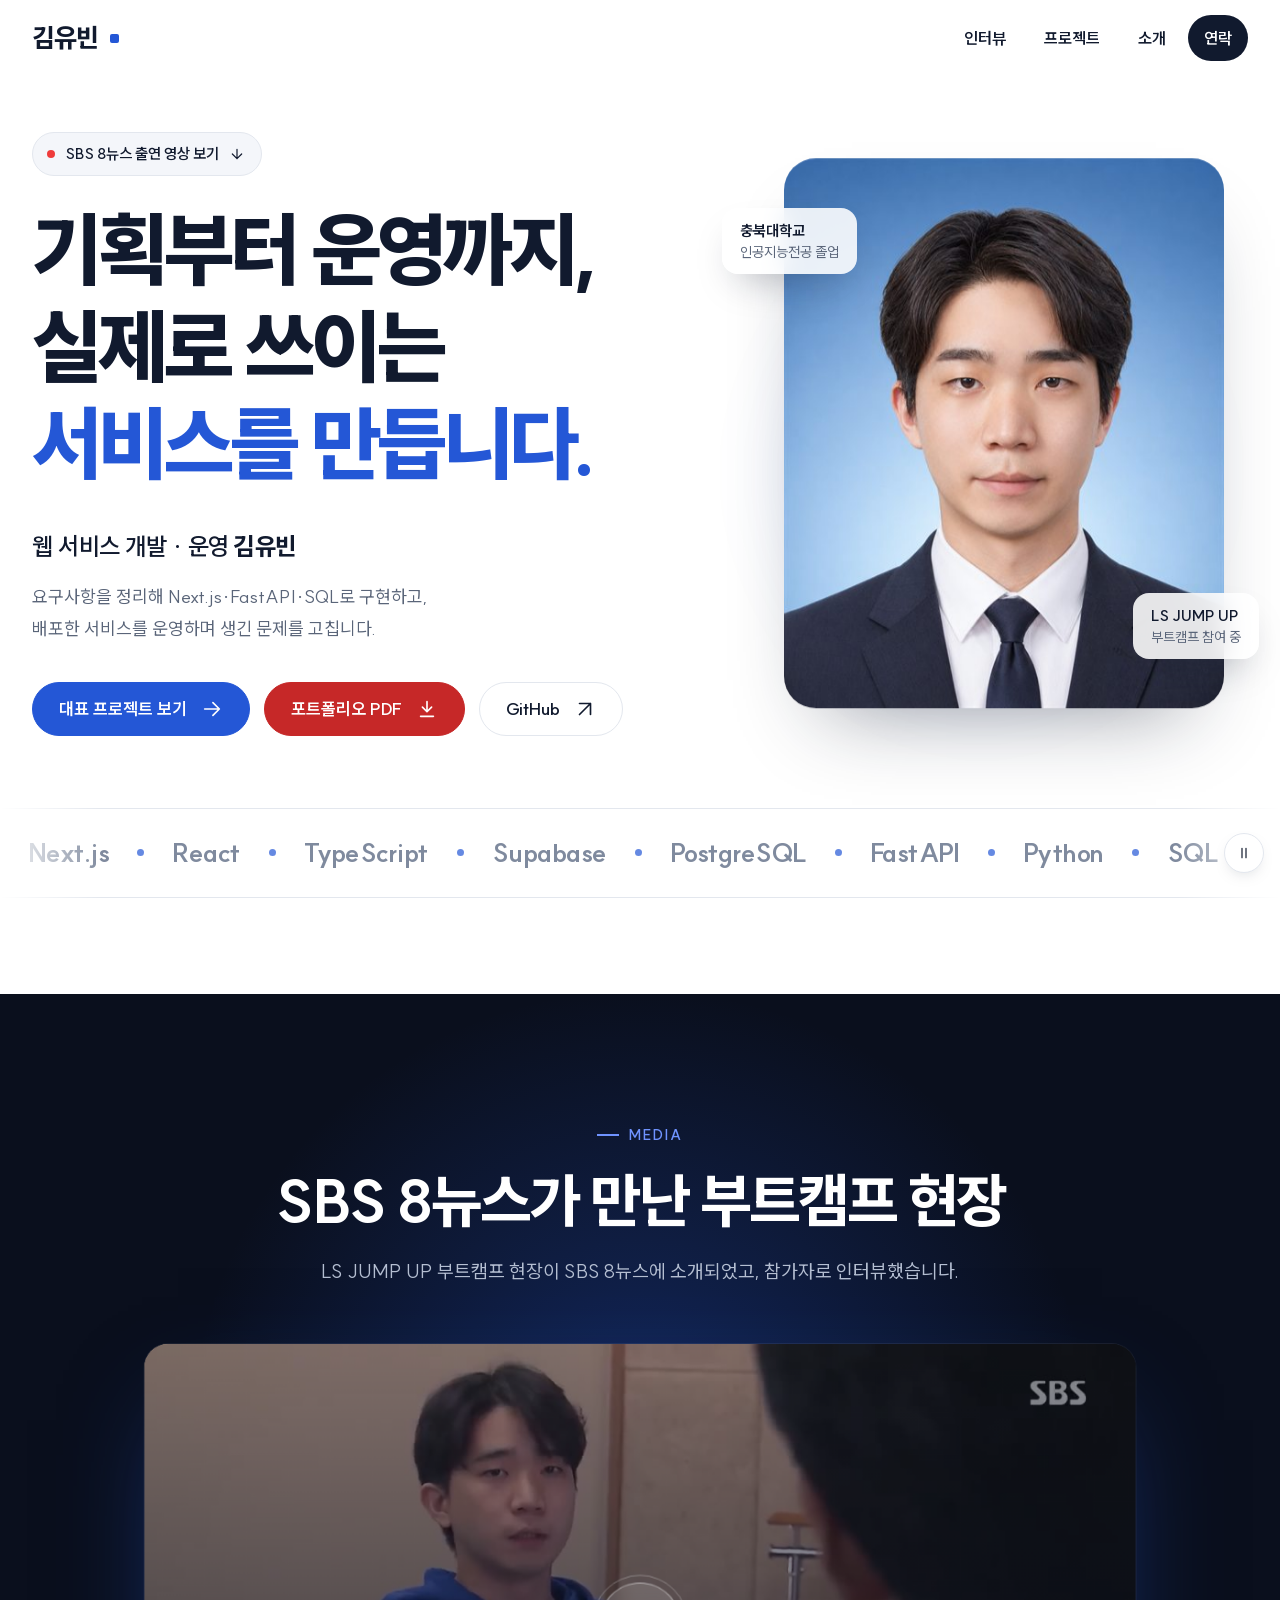
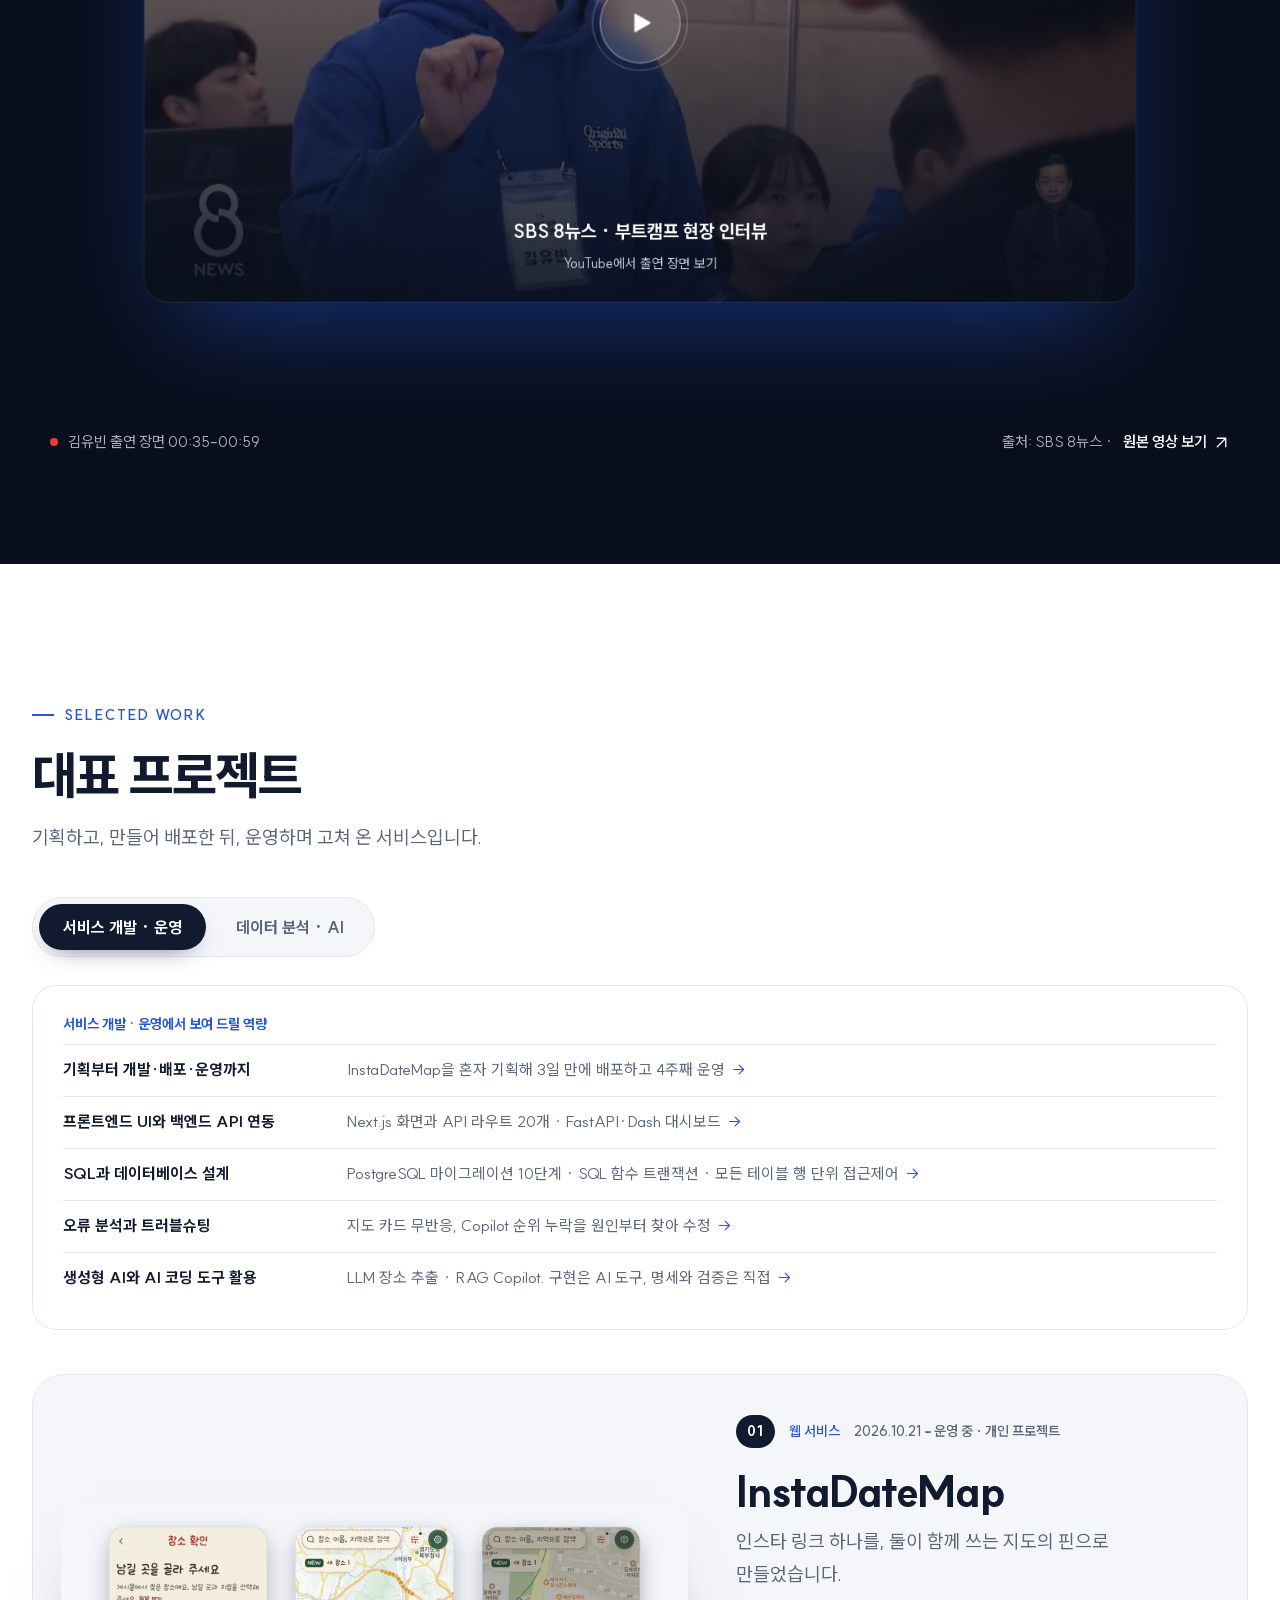
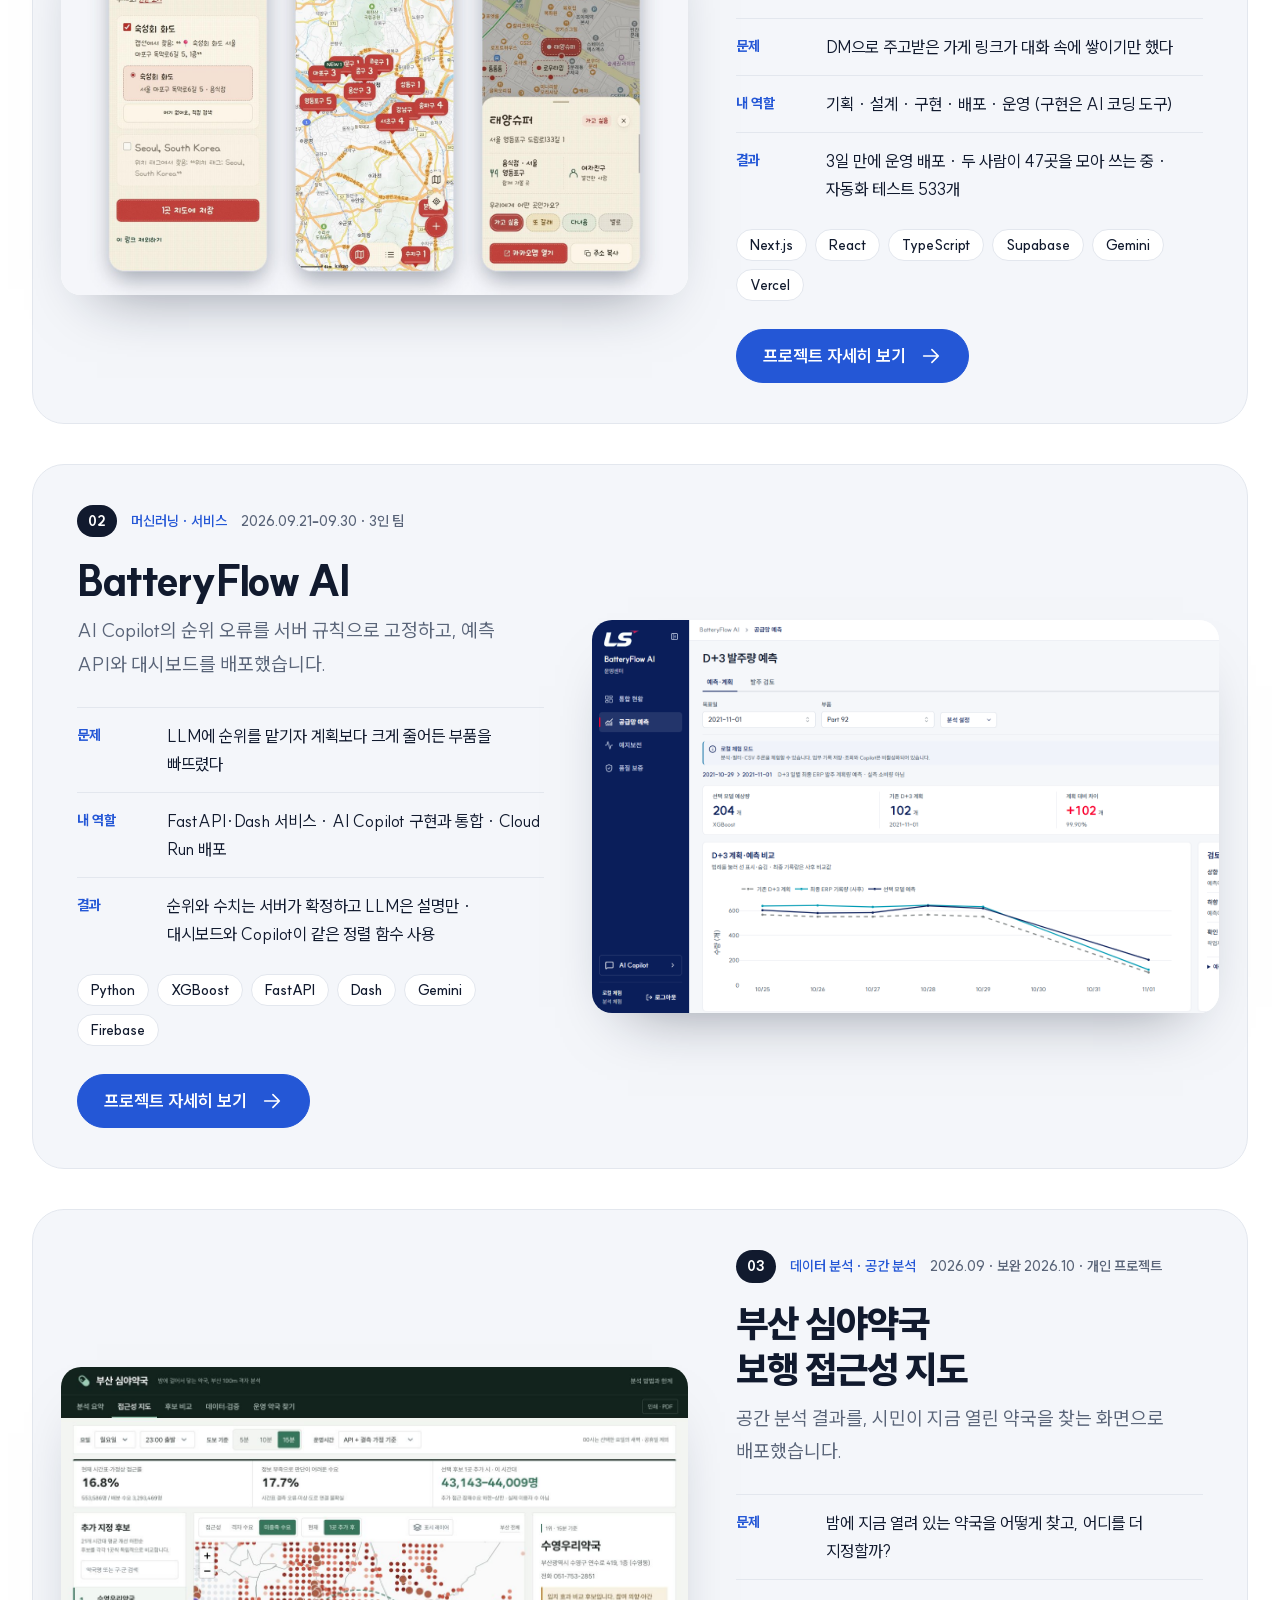
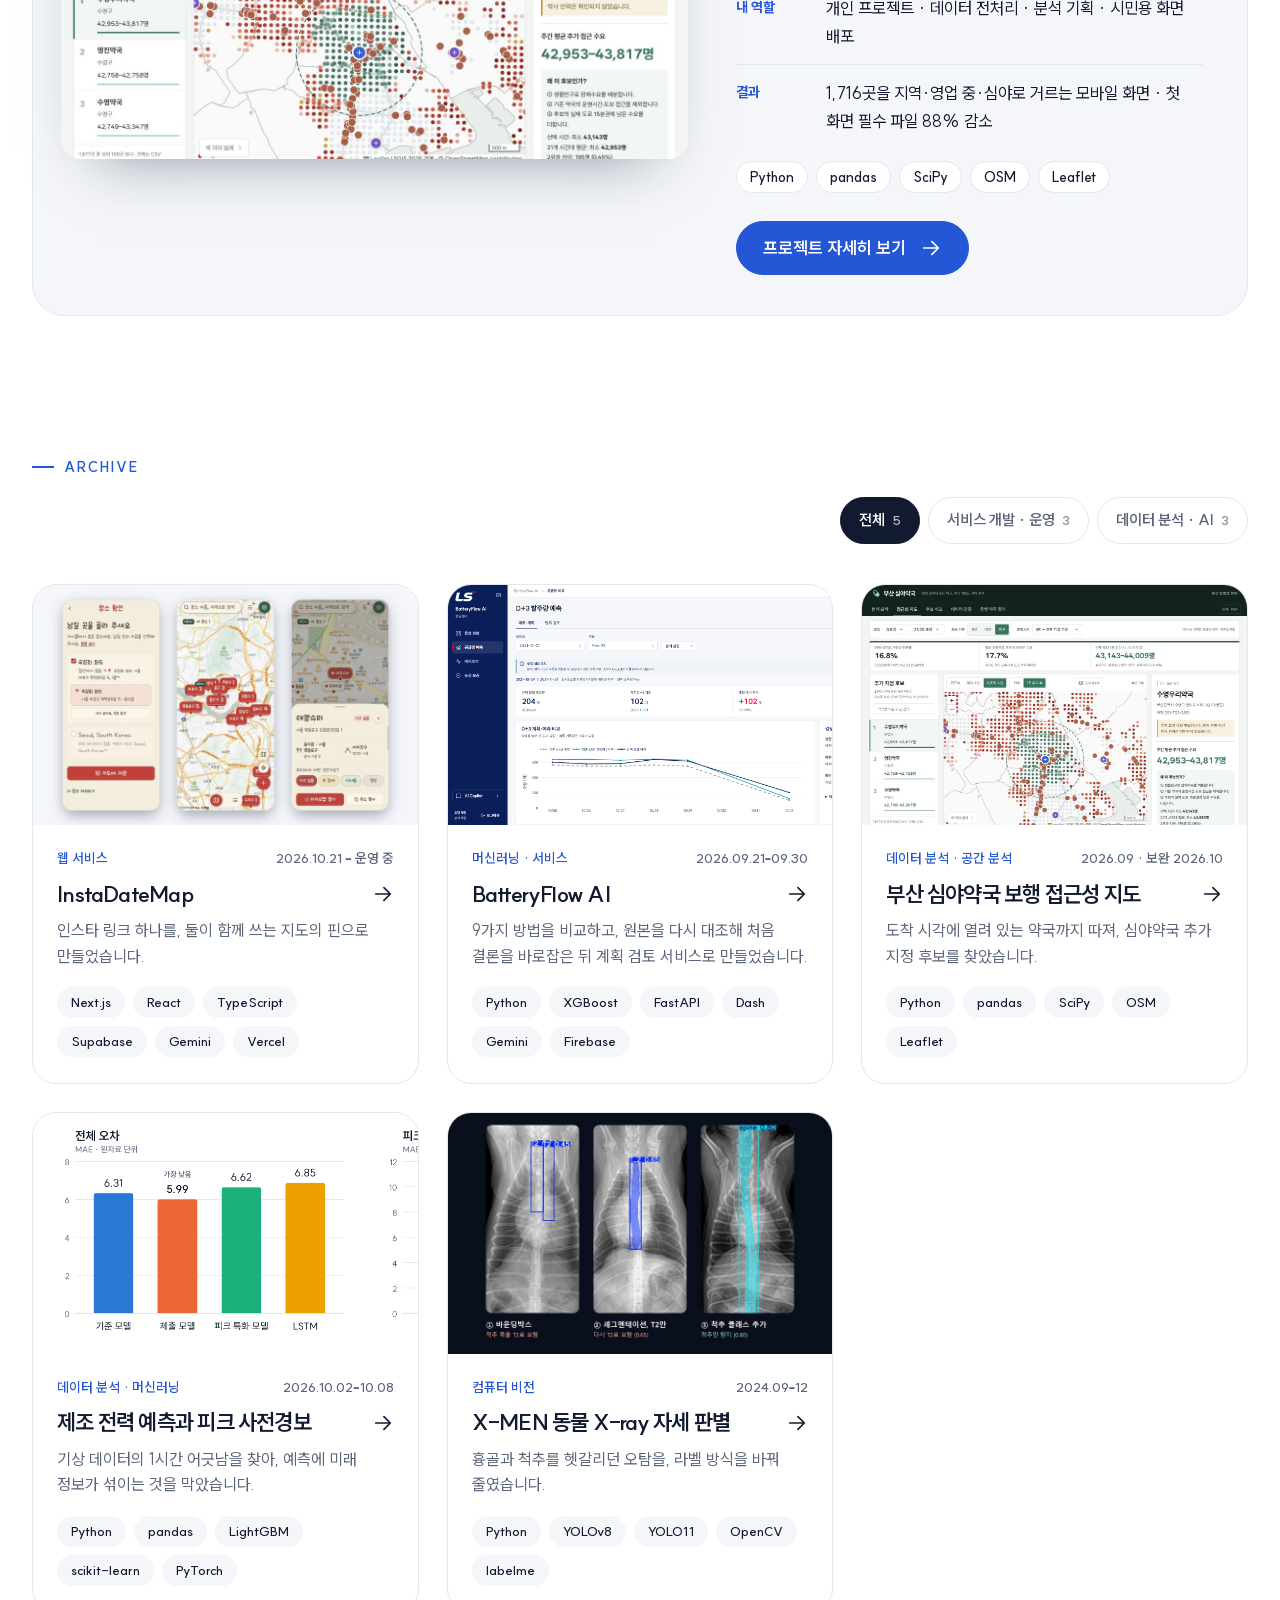
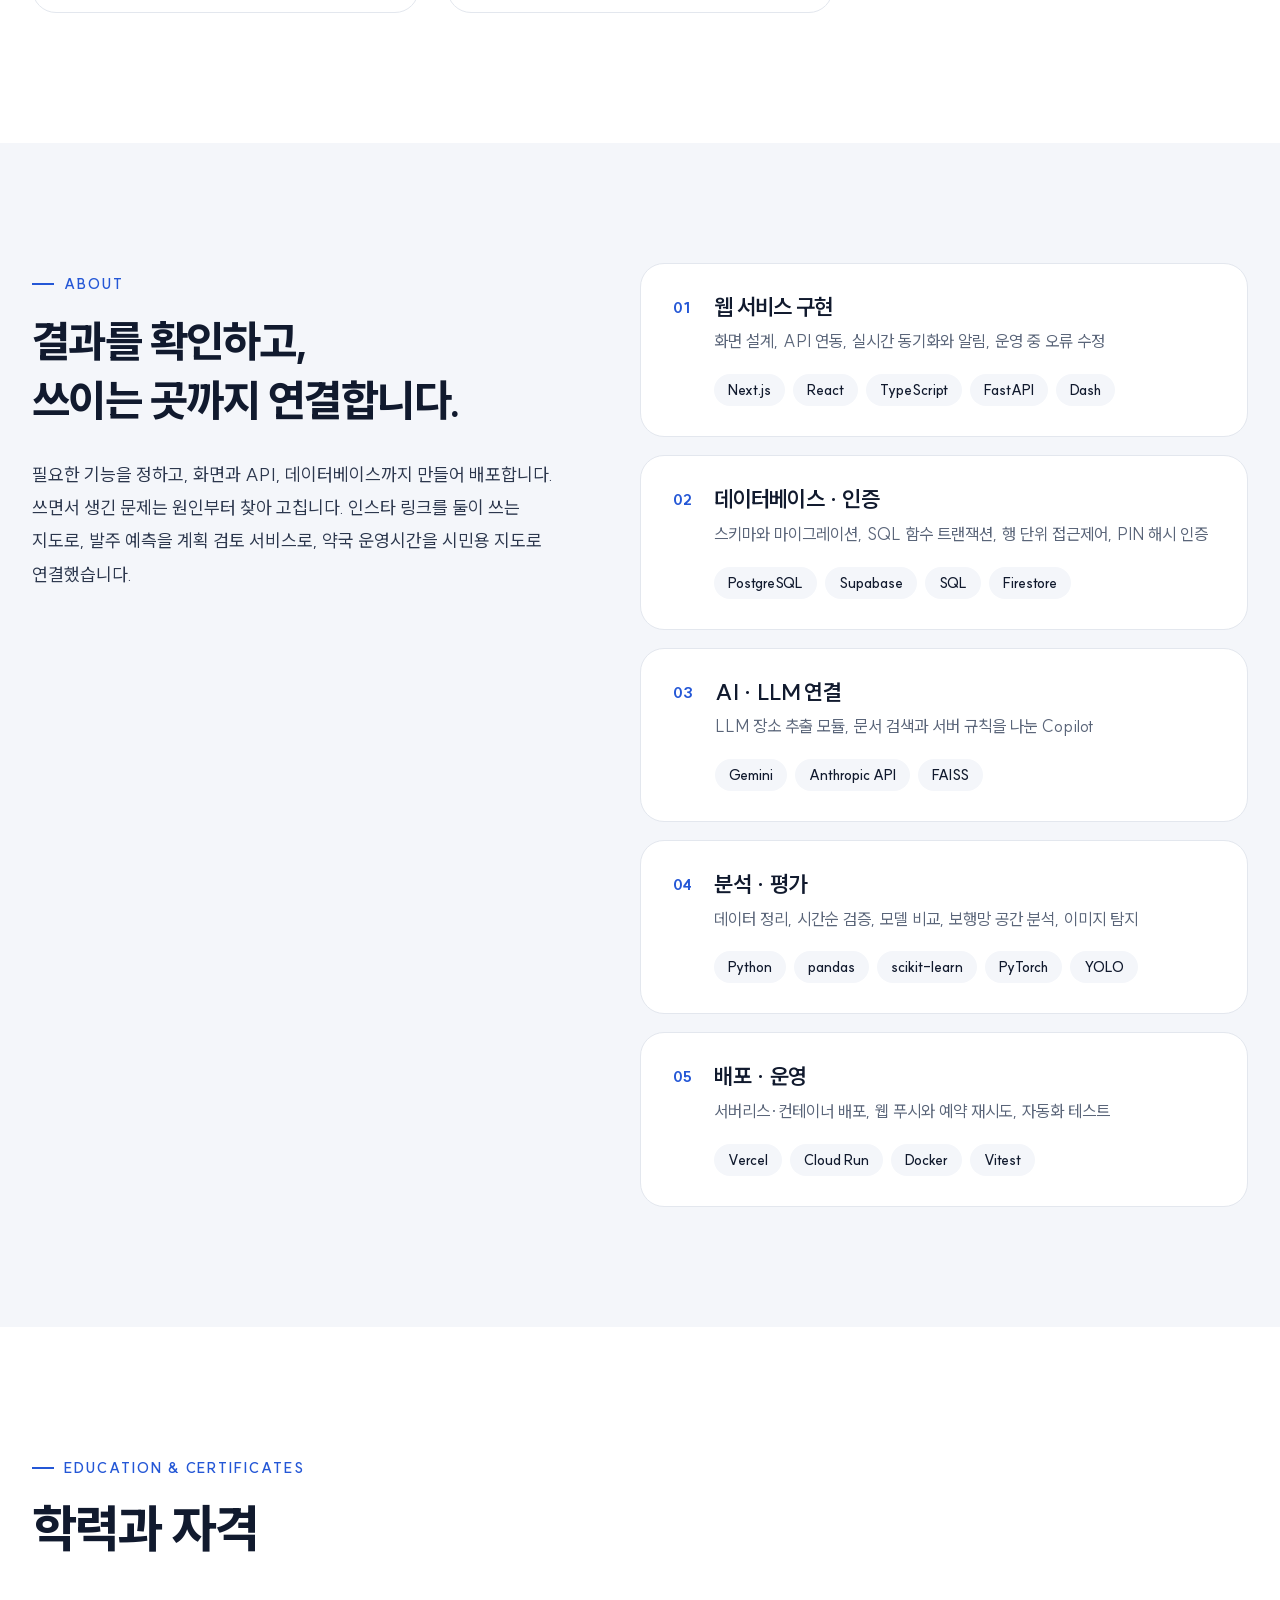
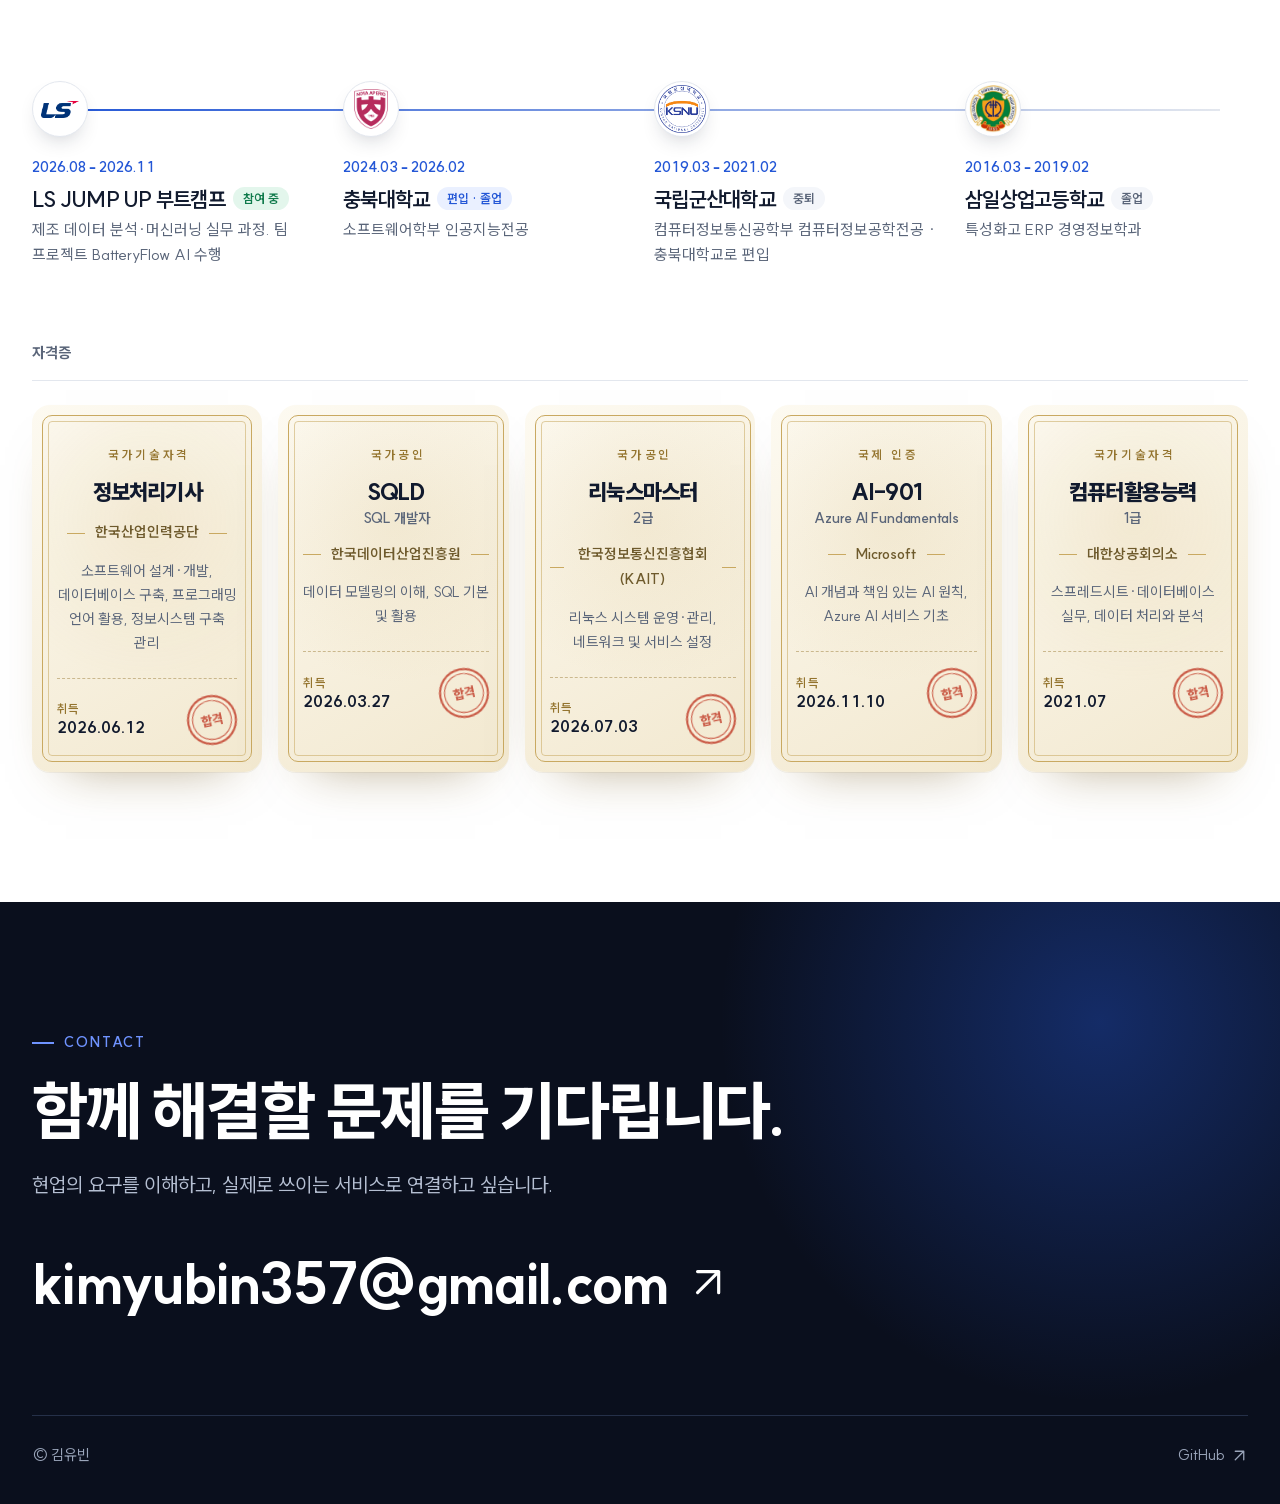
<file: index.html>
<!doctype html>
<html lang="ko">
<head>
  <meta charset="utf-8">
  <meta name="viewport" content="width=device-width, initial-scale=1">
  <meta name="description" content="김유빈의 포트폴리오. 혼자 기획해 운영 중인 웹앱 InstaDateMap, AI Copilot을 붙인 발주 계획 검토 서비스, 공간 분석과 제조 데이터 분석 프로젝트를 직무별로 소개합니다.">
  <meta name="theme-color" content="#FFFFFF">
  <title>김유빈 | 서비스 개발 · 데이터 분석 포트폴리오</title>
  <link rel="icon" href="assets/favicon.svg" type="image/svg+xml">
  <link rel="preload" href="assets/SUIT-Variable.woff2" as="font" type="font/woff2" crossorigin>
  <link rel="stylesheet" href="styles.css?v=0.5.0">
  <script>document.documentElement.classList.add('js');setTimeout(function(){if(!window.__siteReady)document.documentElement.classList.remove('js')},3000)</script>
  <script src="projects.js?v=0.5.0" defer></script>
  <script src="site.js?v=0.5.0" defer onerror="document.documentElement.classList.remove('js')"></script>
</head>
<body>
  <a class="skip-link" href="#main">본문 바로가기</a>
  <div class="scroll-progress" aria-hidden="true"></div>
  <header class="site-header">
    <div class="container header-inner">
      <a class="brand" href="./" aria-label="김유빈 포트폴리오 처음으로">김유빈<span aria-hidden="true"></span></a>
      <nav aria-label="주 메뉴"><a href="#interview">인터뷰</a><a href="#work">프로젝트</a><a href="#about">소개</a><a href="#contact">연락</a></nav>
    </div>
  </header>

  <main id="main">
    <!-- Hero -->
    <section class="hero container" aria-labelledby="hero-title">
      <div class="hero-copy">
        <a class="hero-badge" href="#interview" data-reveal>
          <span class="live-dot" aria-hidden="true"></span>SBS 8뉴스 출연 영상 보기
          <svg class="icon" viewBox="0 0 24 24" aria-hidden="true"><path d="M12 5v14m-7-7 7 7 7-7"/></svg>
        </a>
        <h1 id="hero-title" class="hero-title">
          <span class="line"><span>기획부터 운영까지,</span></span>
          <span class="line"><span>실제로 쓰이는</span></span>
          <span class="line accent"><span>서비스를 만듭니다.</span></span>
        </h1>
        <p class="hero-role" data-reveal data-delay="3"><span id="hero-role-text">웹 서비스 개발 · 운영</span> <strong>김유빈</strong></p>
        <p class="hero-intro" id="hero-intro" data-reveal data-delay="4">요구사항을 정리해 Next.js·FastAPI·SQL로 구현하고,<br class="desktop-break"> 배포한 서비스를 운영하며 생긴 문제를 고칩니다.</p>
        <div class="actions" data-reveal data-delay="5">
          <a class="button" href="#work">대표 프로젝트 보기 <svg class="icon" viewBox="0 0 24 24" aria-hidden="true"><path d="M4 12h16M13 5l7 7-7 7"/></svg></a>
          <a class="button pdf" href="assets/portfolio-problem-solving.pdf" download="김유빈_문제해결_포트폴리오.pdf" type="application/pdf">포트폴리오 PDF <svg class="icon" viewBox="0 0 24 24" aria-hidden="true"><path d="M12 4v11M7 10l5 5 5-5M5 20h14"/></svg></a>
          <a class="button ghost" href="https://github.com/Kimyubin357" target="_blank" rel="noopener noreferrer">GitHub <svg class="icon" viewBox="0 0 24 24" aria-hidden="true"><path d="M6 18 18 6M6 6h12v12"/></svg></a>
        </div>
      </div>
      <div class="hero-visual" data-reveal="scale" data-delay="2">
        <div class="portrait-wrap" data-parallax="0.06">
          <img class="portrait" src="assets/portrait-960.jpg" srcset="assets/portrait-480.jpg 480w, assets/portrait-960.jpg 960w" sizes="(max-width: 820px) 240px, 440px" alt="김유빈 프로필 사진" width="960" height="1200" fetchpriority="high">
        </div>
        <div class="hero-chip chip-top"><strong>충북대학교</strong><span>인공지능전공 졸업</span></div>
        <div class="hero-chip chip-bottom"><strong>LS JUMP UP</strong><span>부트캠프 참여 중</span></div>
      </div>
    </section>

    <!-- Tech marquee -->
    <div class="marquee-wrap">
    <div class="marquee" role="region" aria-label="사용 기술">
      <div class="marquee-track">
        <ul>
          <li>Next.js</li><li>React</li><li>TypeScript</li><li>Supabase</li><li>PostgreSQL</li><li>FastAPI</li><li>Python</li><li>SQL</li><li>Gemini</li><li>FAISS</li><li>Vercel</li><li>Cloud Run</li><li>pandas</li><li>PyTorch</li>
        </ul>
        <ul aria-hidden="true">
          <li>Next.js</li><li>React</li><li>TypeScript</li><li>Supabase</li><li>PostgreSQL</li><li>FastAPI</li><li>Python</li><li>SQL</li><li>Gemini</li><li>FAISS</li><li>Vercel</li><li>Cloud Run</li><li>pandas</li><li>PyTorch</li>
        </ul>
      </div>
    </div>
    <button type="button" class="marquee-toggle" aria-pressed="false" aria-label="기술 목록 움직임 멈추기" hidden></button>
    </div>

    <!-- Interview video -->
    <section class="interview-section" id="interview" aria-labelledby="interview-title">
      <div class="container interview-head">
        <p class="eyebrow light" data-reveal>Media</p>
        <h2 id="interview-title" data-reveal data-delay="1">SBS 8뉴스가 만난<br class="mobile-break"> 부트캠프 현장</h2>
        <p class="interview-lead" data-reveal data-delay="2">LS JUMP UP 부트캠프 현장이 SBS 8뉴스에 소개되었고, 참가자로 인터뷰했습니다.</p>
      </div>
      <div class="container">
        <figure class="interview" data-video-scale>
          <div class="video-frame" id="interview-player">
            <video id="interview-video" class="video-mount" src="assets/interview/sbs-interview.mp4" poster="assets/interview/sbs-interview-poster.jpg" muted loop playsinline preload="metadata" title="SBS 8뉴스 — 김유빈 부트캠프 인터뷰 장면 (원본 00:35–00:59)"></video>
            <div class="video-poster" aria-hidden="true">
              <img src="assets/interview/sbs-interview-poster.jpg" alt="" width="1280" height="720" loading="lazy">
            </div>
            <button class="video-cover" type="button" id="play-interview" aria-label="SBS 인터뷰 장면 소리와 함께 재생">
              <span class="play-circle"><svg viewBox="0 0 24 24" aria-hidden="true"><path d="m8 5 12 7-12 7Z"/></svg></span>
              <span class="video-title">SBS 8뉴스 · 부트캠프 현장 인터뷰</span>
              <span class="video-subtitle">김유빈 출연 장면 · 24초</span>
            </button>
            <button class="sound-toggle" type="button" id="sound-toggle" aria-label="소리 켜고 처음부터 보기" aria-pressed="false" hidden>
              <svg class="icon" viewBox="0 0 24 24" aria-hidden="true"><path d="M4 9v6h4l5 4V5L8 9H4Z"/><path class="wave" d="M16.5 8.5a5 5 0 0 1 0 7M19 6a8.5 8.5 0 0 1 0 12"/></svg>
              <span>소리 켜고 처음부터 보기</span>
            </button>
          </div>
          <figcaption>
            <span><span class="live-dot" aria-hidden="true"></span><span id="interview-note">화면에 보이면 출연 장면이 음소거로 자동 재생됩니다.</span></span>
            <span class="video-credit">출처: SBS 8뉴스 · <a href="https://www.youtube.com/watch?v=RI5JTzQbqe4&amp;t=35s" target="_blank" rel="noopener noreferrer">원본 영상 보기 <svg class="icon" viewBox="0 0 24 24" aria-hidden="true"><path d="M6 18 18 6M6 6h12v12"/></svg></a></span>
          </figcaption>
        </figure>
      </div>
    </section>

    <!-- Featured work -->
    <section class="work-section container" id="work" aria-labelledby="work-title">
      <div class="section-head">
        <p class="eyebrow" data-reveal>Selected Work</p>
        <h2 id="work-title" data-reveal data-delay="1">대표 프로젝트</h2>
        <p class="section-note" id="work-note" data-reveal data-delay="2">기획하고, 만들어 배포한 뒤, 운영하며 고쳐 온 서비스입니다.</p>
      </div>
      <div class="track-tabs" id="track-tabs" role="tablist" aria-label="직무별 대표 프로젝트" hidden></div>
      <div class="track-panel" id="track-panel" role="tabpanel" tabindex="-1">
        <div class="track-evidence" id="track-evidence" hidden></div>
        <div class="featured-list" id="featured-list">
          <p class="noscript-note"><a class="text-link" href="instadatemap.html">InstaDateMap 프로젝트 자세히 보기</a></p>
          <p class="noscript-note"><a class="text-link" href="batteryflow.html">BatteryFlow AI 프로젝트 자세히 보기</a></p>
          <p class="noscript-note"><a class="text-link" href="busan-night-pharmacy.html">부산 심야약국 보행 접근성 지도 자세히 보기</a></p>
          <p class="noscript-note"><a class="text-link" href="power-forecast.html">제조 전력 예측과 피크 사전경보 자세히 보기</a></p>
          <p class="noscript-note"><a class="text-link" href="xmen.html">X-MEN 동물 X-ray 자세 판별 자세히 보기</a></p>
        </div>
      </div>
    </section>

    <!-- Archive (rendered only when there are non-featured projects) -->
    <section class="archive-section container" id="archive" aria-labelledby="archive-title" hidden>
      <div class="archive-head">
        <div>
          <p class="eyebrow" data-reveal>Archive</p>
          <h2 id="archive-title" data-reveal data-delay="1">전체 프로젝트 <span class="count" id="archive-count"></span></h2>
        </div>
        <div class="filters" id="archive-filters" role="group" aria-label="직무별 보기"></div>
      </div>
      <div class="archive-grid" id="archive-grid"></div>
    </section>

    <!-- About + skills -->
    <section class="about-section" id="about" aria-labelledby="about-title">
      <div class="container about-grid">
        <div class="about-copy">
          <p class="eyebrow" data-reveal>About</p>
          <h2 id="about-title" data-reveal data-delay="1">결과를 확인하고,<br>쓰이는 곳까지 연결합니다.</h2>
          <p data-reveal data-delay="2">필요한 기능을 정하고, 화면과 API, 데이터베이스까지 만들어 배포합니다. 쓰면서 생긴 문제는 원인부터 찾아 고칩니다. 인스타 링크를 둘이 쓰는 지도로, 발주 예측을 계획 검토 서비스로, 약국 운영시간을 시민용 지도로 연결했습니다.</p>
        </div>
        <div class="skills">
          <article class="skill-card" data-reveal data-delay="1">
            <span class="skill-index">01</span>
            <h3>웹 서비스 구현</h3>
            <p>화면 설계, API 연동, 실시간 동기화와 알림, 운영 중 오류 수정</p>
            <ul class="tag-list"><li>Next.js</li><li>React</li><li>TypeScript</li><li>FastAPI</li><li>Dash</li></ul>
          </article>
          <article class="skill-card" data-reveal data-delay="2">
            <span class="skill-index">02</span>
            <h3>데이터베이스 · 인증</h3>
            <p>스키마와 마이그레이션, SQL 함수 트랜잭션, 행 단위 접근제어, PIN 해시 인증</p>
            <ul class="tag-list"><li>PostgreSQL</li><li>Supabase</li><li>SQL</li><li>Firestore</li></ul>
          </article>
          <article class="skill-card" data-reveal data-delay="3">
            <span class="skill-index">03</span>
            <h3>AI · LLM 연결</h3>
            <p>LLM 장소 추출 모듈, 문서 검색과 서버 규칙을 나눈 Copilot</p>
            <ul class="tag-list"><li>Gemini</li><li>Anthropic API</li><li>FAISS</li></ul>
          </article>
          <article class="skill-card" data-reveal>
            <span class="skill-index">04</span>
            <h3>분석 · 평가</h3>
            <p>데이터 정리, 시간순 검증, 모델 비교, 보행망 공간 분석, 이미지 탐지</p>
            <ul class="tag-list"><li>Python</li><li>pandas</li><li>scikit-learn</li><li>PyTorch</li><li>YOLO</li></ul>
          </article>
          <article class="skill-card" data-reveal>
            <span class="skill-index">05</span>
            <h3>배포 · 운영</h3>
            <p>서버리스·컨테이너 배포, 웹 푸시와 예약 재시도, 자동화 테스트</p>
            <ul class="tag-list"><li>Vercel</li><li>Cloud Run</li><li>Docker</li><li>Vitest</li></ul>
          </article>
        </div>
      </div>
    </section>

    <!-- Education + certifications -->
    <section class="credentials-section container" id="credentials" aria-labelledby="credentials-title">
      <div class="section-head">
        <p class="eyebrow" data-reveal>Education &amp; Certificates</p>
        <h2 id="credentials-title" data-reveal data-delay="1">학력과 자격</h2>
      </div>
      <div class="credentials-grid">
        <div class="cred-block">
        <p class="cred-subtitle" data-reveal>학력 · 교육</p>
        <ol class="timeline" aria-label="학력과 교육">
          <li data-reveal>
            <span class="edu-mark edu-mark-wide"><img src="assets/logo-ls.png" alt="LS 로고" width="1000" height="450" loading="lazy"></span>
            <span class="timeline-date">2026.08 – 2026.11</span>
            <h3>LS JUMP UP 부트캠프 <span class="status">참여 중</span></h3>
            <p>제조 데이터 분석·머신러닝 실무 과정. 팀 프로젝트 BatteryFlow AI 수행</p>
          </li>
          <li data-reveal data-delay="1">
            <span class="edu-mark"><img src="assets/logo-cbnu.png" alt="충북대학교 로고" width="166" height="200" loading="lazy"></span>
            <span class="timeline-date">2024.03 – 2026.02</span>
            <h3>충북대학교 <span class="status done">편입 · 졸업</span></h3>
            <p>소프트웨어학부 인공지능전공</p>
          </li>
          <li data-reveal data-delay="2">
            <span class="edu-mark edu-mark-round"><img src="assets/logo-kunsan.png" alt="국립군산대학교 로고" width="700" height="700" loading="lazy"></span>
            <span class="timeline-date">2019.03 – 2021.02</span>
            <h3>국립군산대학교 <span class="status muted-status">중퇴</span></h3>
            <p>컴퓨터정보통신공학부 컴퓨터정보공학전공 · 충북대학교로 편입</p>
          </li>
          <li data-reveal data-delay="3">
            <span class="edu-mark edu-mark-round"><img src="assets/logo-samil.png" alt="삼일상업고등학교 로고" width="447" height="447" loading="lazy"></span>
            <span class="timeline-date">2016.03 – 2019.02</span>
            <h3>삼일상업고등학교 <span class="status muted-status">졸업</span></h3>
            <p>특성화고 ERP 경영정보학과</p>
          </li>
        </ol>
        </div>
        <div class="certs cred-block">
        <p class="cred-subtitle" data-reveal>자격증</p>
        <ul class="cert-grid" aria-label="자격증">
          <li class="cert-card" data-reveal>
            <div class="cert-frame">
              <span class="cert-label">국가기술자격</span>
              <h3>정보처리기사</h3>
              <p class="cert-issuer">한국산업인력공단</p>
              <p class="cert-desc">소프트웨어 설계·개발, 데이터베이스 구축, 프로그래밍 언어 활용, 정보시스템 구축 관리</p>
              <div class="cert-foot"><p class="cert-date"><small>취득</small><time datetime="2026-06-12">2026.06.12</time></p><span class="cert-seal" aria-hidden="true">합격</span></div>
            </div>
          </li>
          <li class="cert-card" data-reveal data-delay="1">
            <div class="cert-frame">
              <span class="cert-label">국가공인</span>
              <h3>SQLD <small>SQL 개발자</small></h3>
              <p class="cert-issuer">한국데이터산업진흥원</p>
              <p class="cert-desc">데이터 모델링의 이해, SQL 기본 및 활용</p>
              <div class="cert-foot"><p class="cert-date"><small>취득</small><time datetime="2026-03-27">2026.03.27</time></p><span class="cert-seal" aria-hidden="true">합격</span></div>
            </div>
          </li>
          <li class="cert-card" data-reveal data-delay="2">
            <div class="cert-frame">
              <span class="cert-label">국가공인</span>
              <h3>리눅스마스터 <small>2급</small></h3>
              <p class="cert-issuer">한국정보통신진흥협회 (KAIT)</p>
              <p class="cert-desc">리눅스 시스템 운영·관리, 네트워크 및 서비스 설정</p>
              <div class="cert-foot"><p class="cert-date"><small>취득</small><time datetime="2026-07-03">2026.07.03</time></p><span class="cert-seal" aria-hidden="true">합격</span></div>
            </div>
          </li>
          <li class="cert-card" data-reveal data-delay="3">
            <div class="cert-frame">
              <span class="cert-label">국제 인증</span>
              <h3>AI-901 <small>Azure AI Fundamentals</small></h3>
              <p class="cert-issuer">Microsoft</p>
              <p class="cert-desc">AI 개념과 책임 있는 AI 원칙, Azure AI 서비스 기초</p>
              <div class="cert-foot"><p class="cert-date"><small>취득</small><time datetime="2026-11-10">2026.11.10</time></p><span class="cert-seal" aria-hidden="true">합격</span></div>
            </div>
          </li>
          <li class="cert-card" data-reveal data-delay="4">
            <div class="cert-frame">
              <span class="cert-label">국가기술자격</span>
              <h3>컴퓨터활용능력 <small>1급</small></h3>
              <p class="cert-issuer">대한상공회의소</p>
              <p class="cert-desc">스프레드시트·데이터베이스 실무, 데이터 처리와 분석</p>
              <div class="cert-foot"><p class="cert-date"><small>취득</small><time datetime="2021-07">2021.07</time></p><span class="cert-seal" aria-hidden="true">합격</span></div>
            </div>
          </li>
        </ul>
        </div>
      </div>
    </section>
  </main>

  <footer class="contact-section" id="contact">
    <div class="container">
      <p class="eyebrow light" data-reveal>Contact</p>
      <h2 data-reveal data-delay="1">함께 해결할 문제를<br class="mobile-break"> 기다립니다.</h2>
      <p class="contact-lead" data-reveal data-delay="2">현업의 요구를 이해하고, 실제로 쓰이는 서비스로 연결하고 싶습니다.</p>
      <a class="email-link" href="mailto:kimyubin357@gmail.com" data-reveal data-delay="3">kimyubin357@gmail.com <svg class="icon" viewBox="0 0 24 24" aria-hidden="true"><path d="M6 18 18 6M6 6h12v12"/></svg></a>
      <div class="footer-bottom"><span>© 김유빈</span><a href="https://github.com/Kimyubin357" target="_blank" rel="noopener noreferrer">GitHub <svg class="icon" viewBox="0 0 24 24" aria-hidden="true"><path d="M6 18 18 6M6 6h12v12"/></svg></a></div>
    </div>
  </footer>
</body>
</html>
</file>
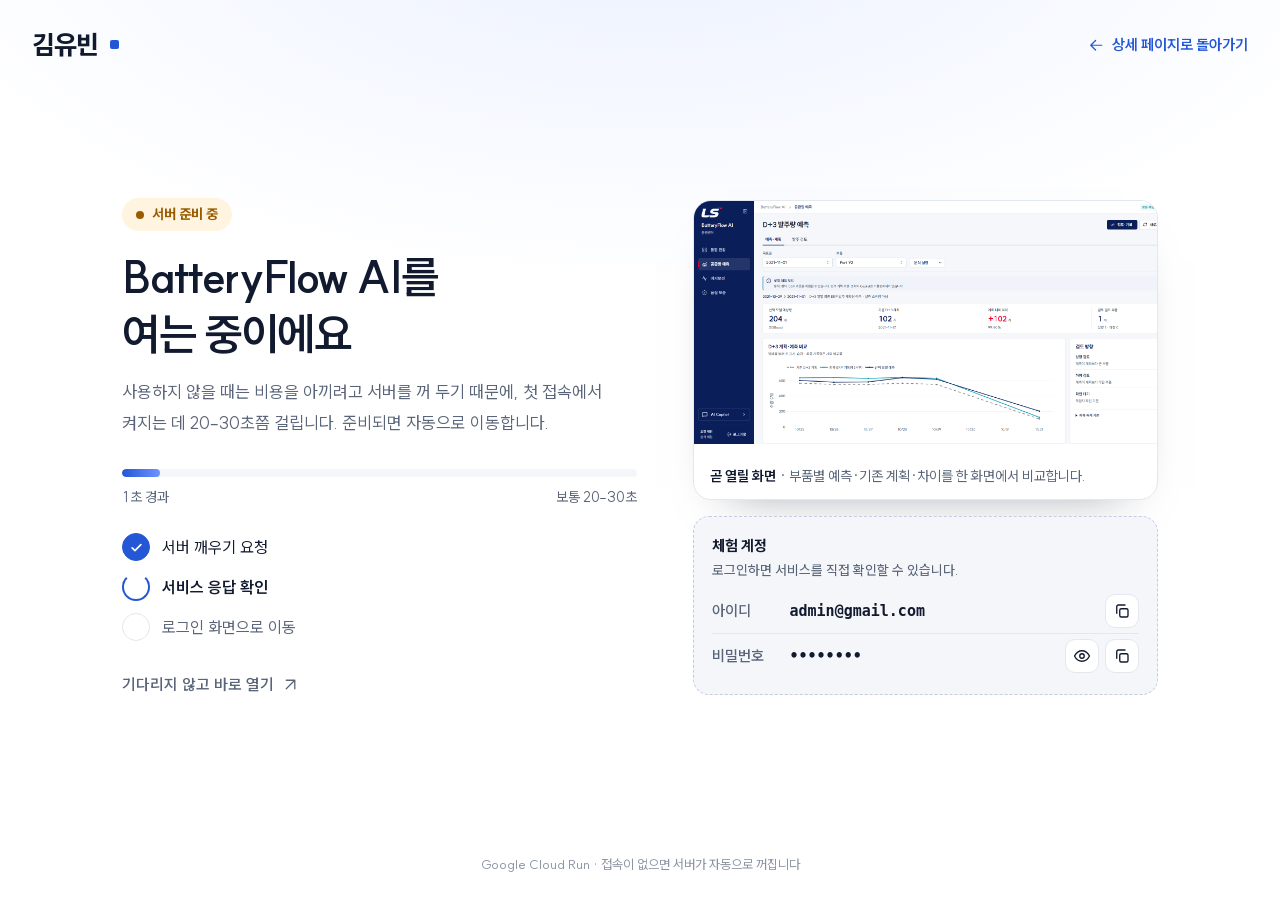
<file: batteryflow-live.html>
<!doctype html>
<html lang="ko">
<head>
  <meta charset="utf-8">
  <meta name="viewport" content="width=device-width, initial-scale=1">
  <meta name="description" content="BatteryFlow AI 라이브 서비스를 여는 중입니다. 서버가 준비되면 로그인 화면으로 자동 이동합니다.">
  <meta name="robots" content="noindex">
  <title>BatteryFlow AI 여는 중 | 김유빈 포트폴리오</title>
  <link rel="icon" href="assets/favicon.svg" type="image/svg+xml">
  <link rel="preload" href="assets/SUIT-Variable.woff2" as="font" type="font/woff2" crossorigin>
  <link rel="stylesheet" href="styles.css?v=0.5.0">
  <link rel="stylesheet" href="batteryflow-live.css?v=0.5.0">
  <script>document.documentElement.classList.add('js');setTimeout(function(){if(!window.__siteReady)document.documentElement.classList.remove('js')},3000)</script>
  <script src="projects.js?v=0.5.0" defer></script>
  <script src="site.js?v=0.5.0" defer onerror="document.documentElement.classList.remove('js')"></script>
  <script src="batteryflow-live.js?v=0.5.0" defer></script>
</head>
<body class="wake-page">
  <div class="wake" data-wake data-target="https://batteryflow-u6lb5fm2vq-du.a.run.app/login" data-slow-after="60">
    <header class="wake-top">
      <a class="brand" href="./" aria-label="김유빈 포트폴리오 처음으로">김유빈<span aria-hidden="true"></span></a>
      <a class="text-link wake-back" href="batteryflow.html"><svg class="icon" viewBox="0 0 24 24" aria-hidden="true"><path d="M20 12H4m7-7-7 7 7 7"/></svg> 상세 페이지로 돌아가기</a>
    </header>

    <main class="wake-main" id="main">
      <div class="wake-copy">
        <p class="wake-chip" role="status" aria-live="polite"><span class="dot" aria-hidden="true"></span><span class="only-wait">서버 준비 중</span><span class="only-ready">준비 완료</span><span class="only-slow">조금 더 걸리고 있어요</span></p>
        <h1 class="only-wait">BatteryFlow AI를<br>여는 중이에요</h1>
        <h1 class="only-ready">준비됐어요.<br>로그인 화면으로 이동합니다</h1>
        <h1 class="only-slow">평소보다 오래<br>걸리고 있어요</h1>
        <p class="wake-lead only-wait">사용하지 않을 때는 비용을 아끼려고 서버를 꺼 두기 때문에, 첫 접속에서 켜지는 데 <span class="nowrap">20–30초</span>쯤 걸립니다. 준비되면 자동으로 이동합니다.</p>
        <p class="wake-lead only-ready"><span data-countdown-text><strong class="wake-count" data-count>3</strong>초 뒤 자동으로 이동합니다. 아래 체험 계정으로 로그인해 보세요.</span><span data-paused-text hidden>체험 계정을 확인한 뒤 “바로 이동”을 눌러 주세요.</span></p>
        <p class="wake-lead only-slow">서버가 아직 켜지는 중입니다. 조금 더 기다리거나, 새 탭에서 직접 열어 보세요. 오류가 아니라 대기 시간이 길어진 것입니다.</p>

        <div class="wake-progress" aria-hidden="true">
          <div class="wake-bar"><span></span></div>
          <div class="wake-meta"><span><span data-sec>0</span>초 경과</span><span class="only-wait">보통 <span class="nowrap">20–30초</span></span><span class="only-ready">완료</span><span class="only-slow">계속 확인 중</span></div>
        </div>
        <ol class="wake-steps" aria-label="진행 단계">
          <li><span class="mark" aria-hidden="true"><svg class="icon" viewBox="0 0 24 24"><path d="m5 12.5 4.5 4.5L19 7.5"/></svg></span>서버 깨우기 요청</li>
          <li><span class="mark" aria-hidden="true"><svg class="icon" viewBox="0 0 24 24"><path d="m5 12.5 4.5 4.5L19 7.5"/></svg></span>서비스 응답 확인</li>
          <li><span class="mark" aria-hidden="true"><svg class="icon" viewBox="0 0 24 24"><path d="m5 12.5 4.5 4.5L19 7.5"/></svg></span>로그인 화면으로 이동</li>
        </ol>

        <div class="wake-actions">
          <a class="button only-ready" data-go href="https://batteryflow-u6lb5fm2vq-du.a.run.app/login">바로 이동 <svg class="icon" viewBox="0 0 24 24" aria-hidden="true"><path d="M4 12h16M13 5l7 7-7 7"/></svg></a>
          <a class="button only-slow" href="https://batteryflow-u6lb5fm2vq-du.a.run.app/login" target="_blank" rel="noopener noreferrer">새 탭에서 직접 열기 <svg class="icon" viewBox="0 0 24 24" aria-hidden="true"><path d="M6 18 18 6M6 6h12v12"/></svg></a>
          <button class="text-link only-slow" type="button" data-retry>다시 확인하기</button>
          <a class="text-link wake-skip only-wait" href="https://batteryflow-u6lb5fm2vq-du.a.run.app/login">기다리지 않고 바로 열기 <svg class="icon" viewBox="0 0 24 24" aria-hidden="true"><path d="M6 18 18 6M6 6h12v12"/></svg></a>
        </div>
        <noscript><p class="wake-lead"><a class="text-link" href="https://batteryflow-u6lb5fm2vq-du.a.run.app/login">BatteryFlow AI 열기</a> · 첫 접속은 <span class="nowrap">20–30초</span> 걸릴 수 있습니다.</p></noscript>
      </div>

      <aside class="wake-side" aria-label="곧 열릴 화면과 체험 계정">
        <figure class="wake-preview">
          <img src="assets/demand-dashboard-v3.png" alt="곧 열릴 BatteryFlow 공급망 화면: 부품별 예측·기존 계획·차이 비교" width="1918" height="904">
          <figcaption><strong>곧 열릴 화면</strong> · 부품별 예측·기존 계획·차이를 한 화면에서 비교합니다.</figcaption>
        </figure>
        <div data-demo-account="batteryflow"></div>
      </aside>
    </main>

    <p class="wake-foot">Google Cloud Run · 접속이 없으면 서버가 자동으로 꺼집니다</p>
  </div>
</body>
</html>
</file>
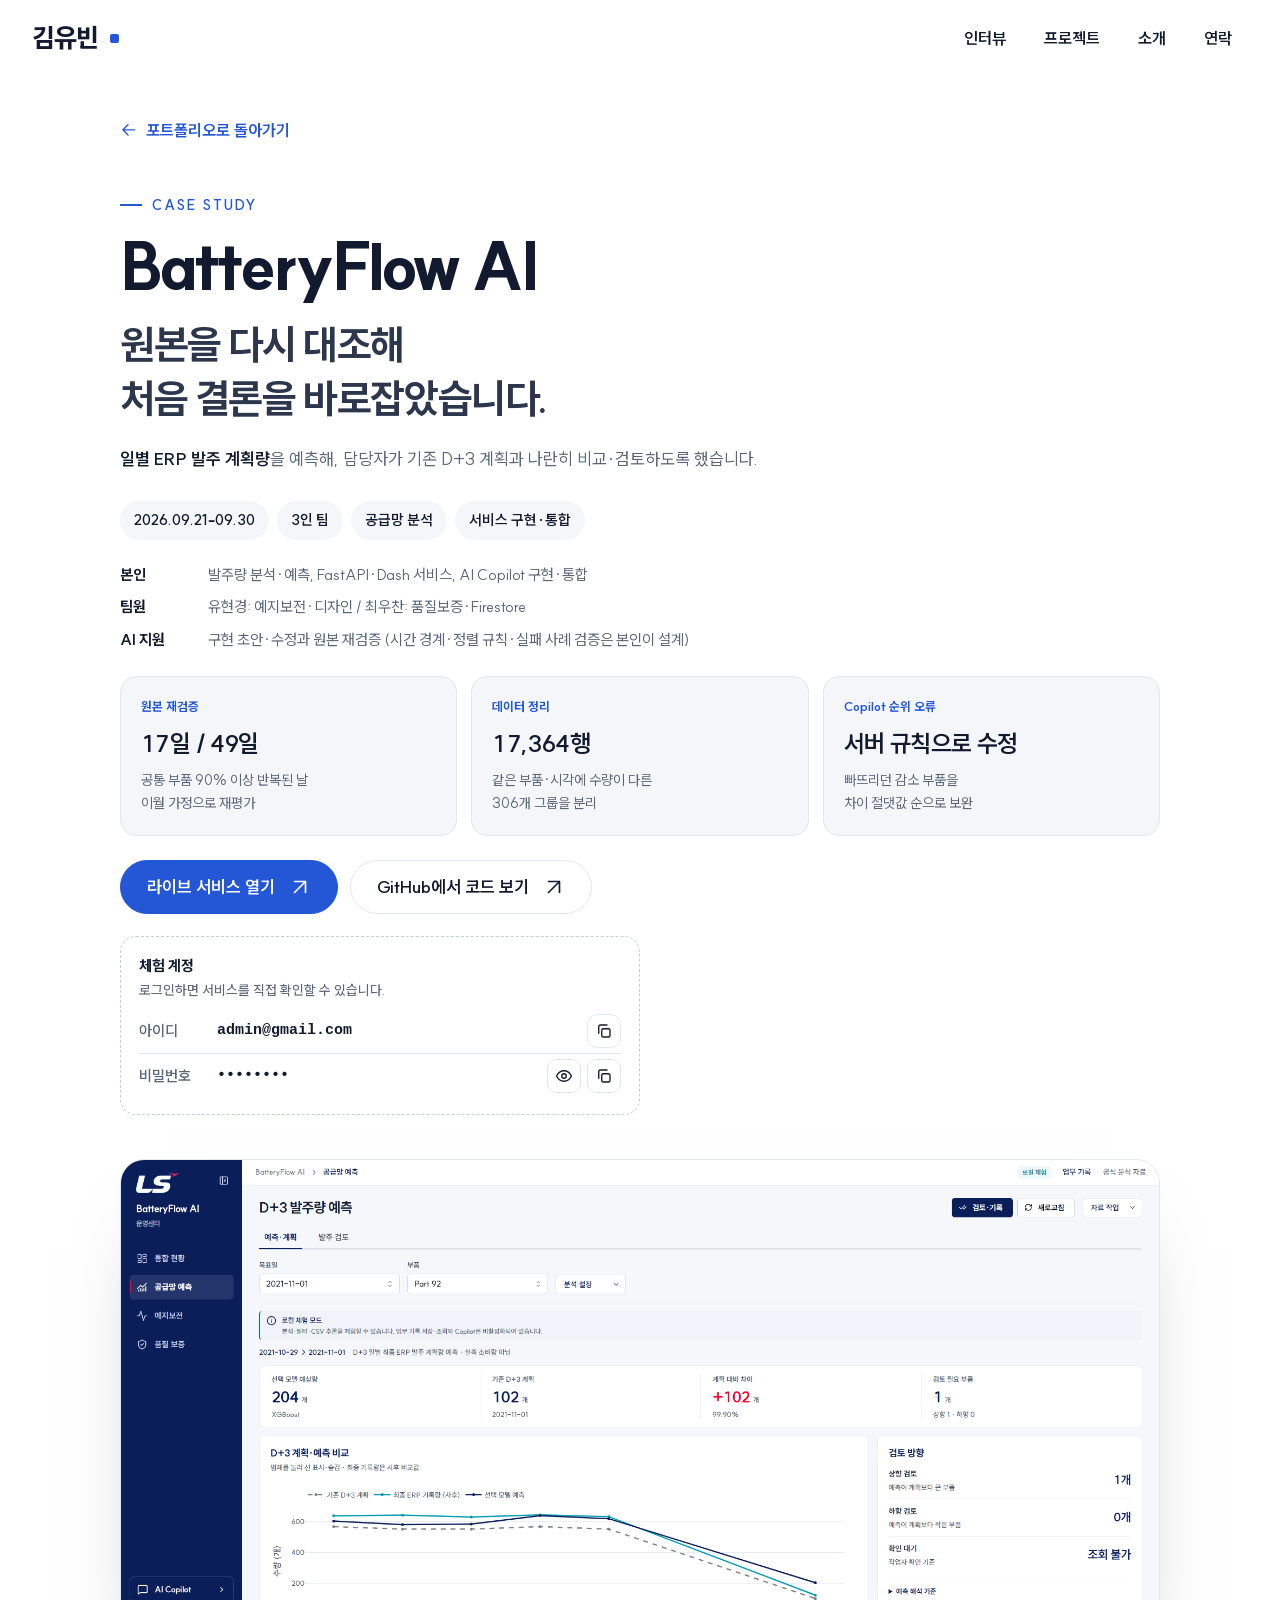
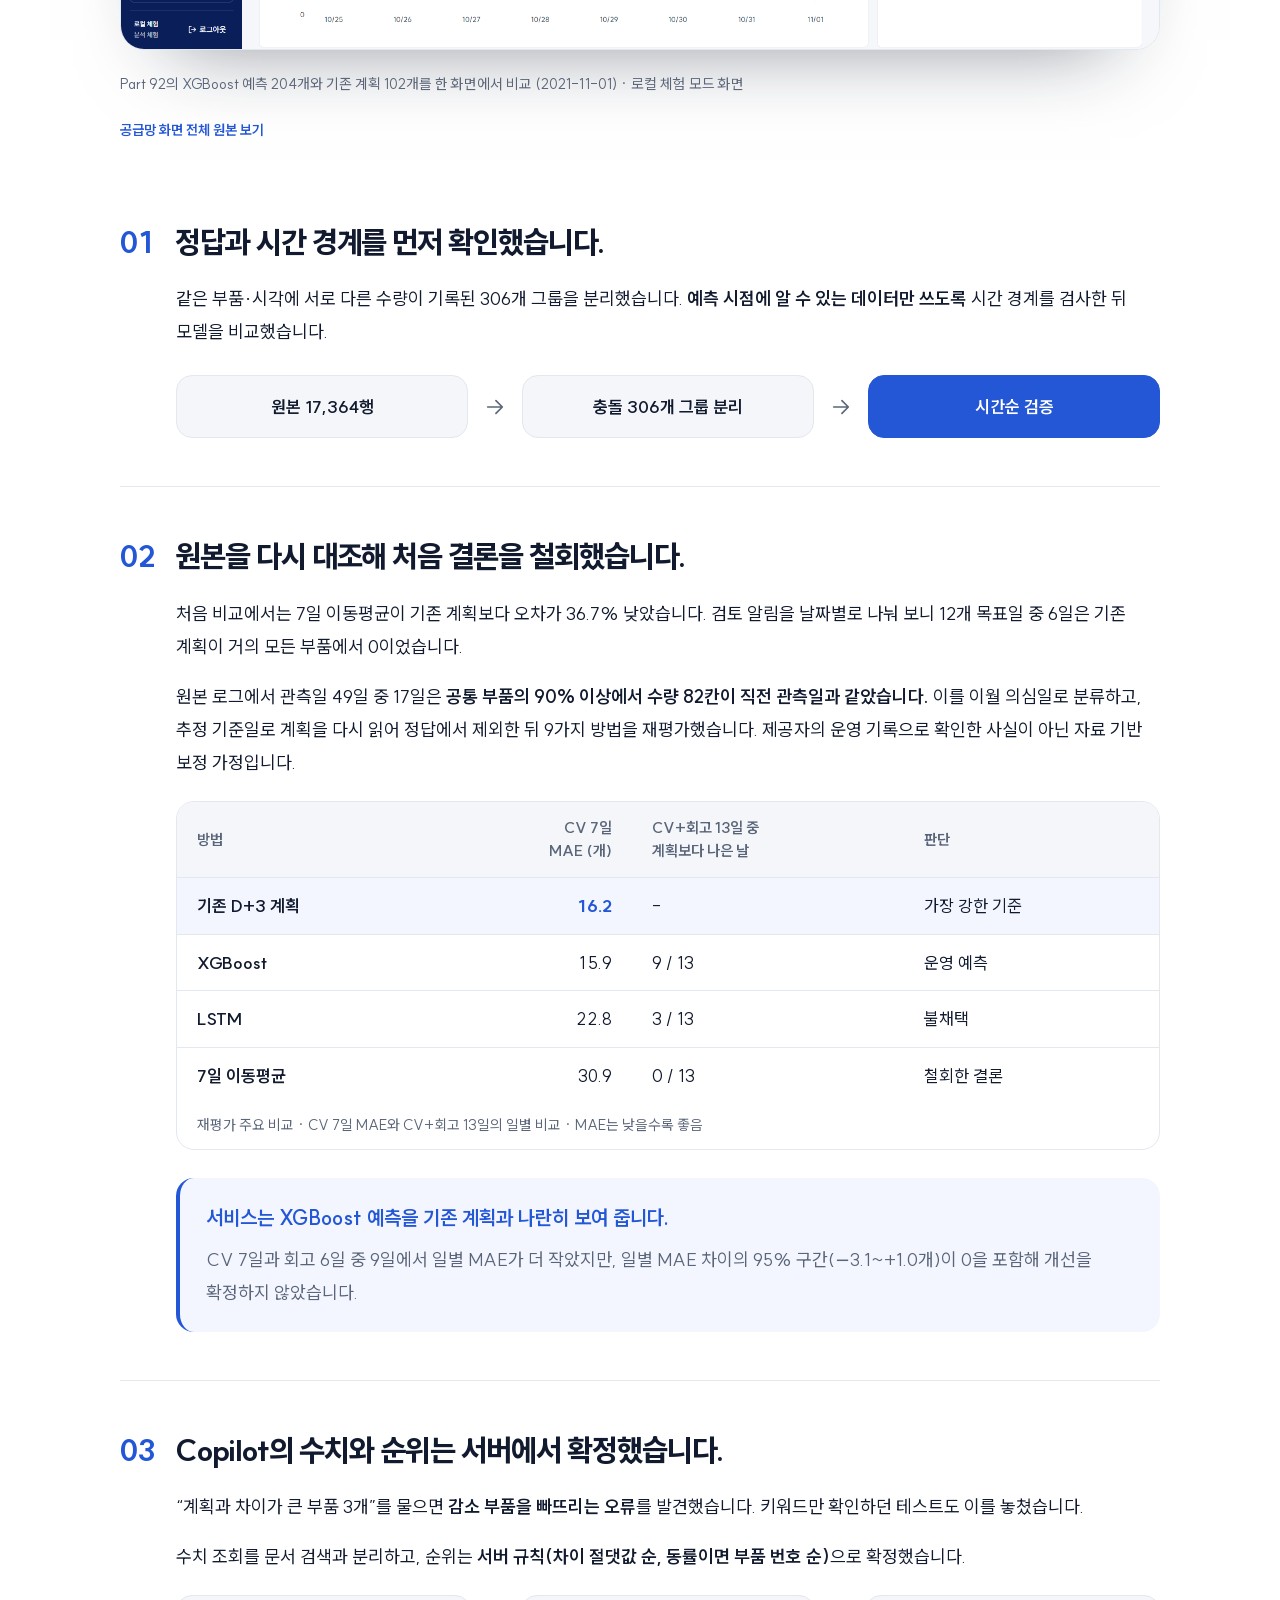
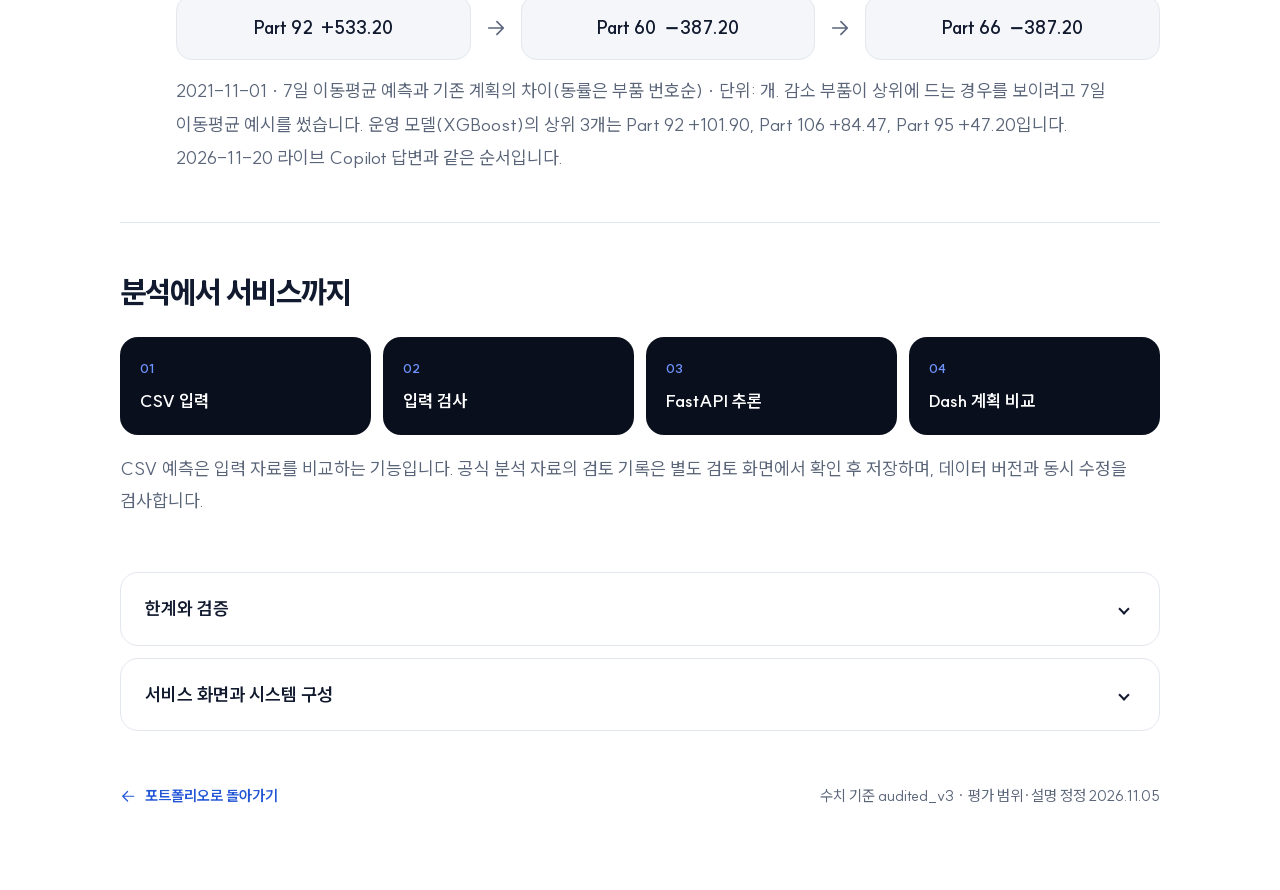
<file: batteryflow.html>
<!doctype html>
<html lang="ko">
<head>
  <meta charset="utf-8">
  <meta name="viewport" content="width=device-width, initial-scale=1">
  <meta name="description" content="BatteryFlow AI 사례: 원본의 이월 의심 기록을 재검증해 처음 성능 결론을 철회하고, XGBoost 예측과 기존 계획을 비교하는 FastAPI·Dash 서비스와 AI Copilot으로 연결했습니다.">
  <title>BatteryFlow AI | 김유빈 포트폴리오</title>
  <link rel="icon" href="assets/favicon.svg" type="image/svg+xml">
  <link rel="preload" href="assets/SUIT-Variable.woff2" as="font" type="font/woff2" crossorigin>
  <link rel="stylesheet" href="styles.css?v=0.5.0">
  <link rel="stylesheet" href="batteryflow.css?v=0.5.0">
  <script>document.documentElement.classList.add('js');setTimeout(function(){if(!window.__siteReady)document.documentElement.classList.remove('js')},3000)</script>
  <script src="projects.js?v=0.5.0" defer></script>
  <script src="site.js?v=0.5.0" defer onerror="document.documentElement.classList.remove('js')"></script>
</head>
<body>
  <a class="skip-link" href="#main">본문 바로가기</a>
  <div class="scroll-progress" aria-hidden="true"></div>
  <header class="site-header"><div class="container header-inner">
    <a class="brand" href="./" aria-label="김유빈 포트폴리오 처음으로">김유빈<span aria-hidden="true"></span></a>
    <nav aria-label="주 메뉴"><a href="./#interview">인터뷰</a><a href="./#work">프로젝트</a><a href="./#about">소개</a><a href="./#contact">연락</a></nav>
  </div></header>
  <main class="case container battery-case" id="main">
    <a class="text-link back-link" href="./#work"><svg class="icon" viewBox="0 0 24 24" aria-hidden="true"><path d="M20 12H4m7-7-7 7 7 7"/></svg> 포트폴리오로 돌아가기</a>
    <article>
      <header class="case-header">
        <p class="eyebrow" data-reveal>Case Study</p>
        <h1 data-reveal data-delay="1">BatteryFlow AI</h1>
        <p class="case-headline" data-reveal data-delay="2">원본을 다시 대조해<br>처음 결론을 바로잡았습니다.</p>
        <p class="battery-scope"><strong>일별 ERP 발주 계획량</strong>을 예측해, 담당자가 기존 D+3 계획과 나란히 비교·검토하도록 했습니다.</p>
<ul class="case-meta" aria-label="프로젝트 정보" data-reveal data-delay="3"><li>2026.09.21–09.30</li><li>3인 팀</li><li>공급망 분석</li><li>서비스 구현·통합</li></ul>
<dl class="case-roles" aria-label="본인·팀원·AI 역할">
<div><dt>본인</dt><dd>발주량 분석·예측, FastAPI·Dash 서비스, AI Copilot 구현·통합</dd></div>
<div><dt>팀원</dt><dd>유현경: 예지보전·디자인 / 최우찬: 품질보증·Firestore</dd></div>
<div><dt>AI 지원</dt><dd>구현 초안·수정과 원본 재검증 (시간 경계·정렬 규칙·실패 사례 검증은 본인이 설계)</dd></div>
</dl>
<ul class="case-stats" aria-label="핵심 수치 요약">
<li><span>원본 재검증</span><strong>17일 / 49일</strong><p>공통 부품 90% 이상 반복된 날<br>이월 가정으로 재평가</p></li>
<li><span>데이터 정리</span><strong>17,364행</strong><p>같은 부품·시각에 수량이 다른<br>306개 그룹을 분리</p></li>
<li><span>Copilot 순위 오류</span><strong>서버 규칙으로 수정</strong><p>빠뜨리던 감소 부품을<br>차이 절댓값 순으로 보완</p></li>
</ul>
        <div class="case-actions">
          <a class="button" href="batteryflow-live.html" target="_blank" rel="noopener" data-prewarm="https://batteryflow-u6lb5fm2vq-du.a.run.app/login">라이브 서비스 열기 <svg class="icon" viewBox="0 0 24 24" aria-hidden="true"><path d="M6 18 18 6M6 6h12v12"/></svg></a>
          <a class="button ghost" href="https://github.com/Kimyubin357/Batteryflow-ML-Platform" target="_blank" rel="noopener noreferrer">GitHub에서 코드 보기 <svg class="icon" viewBox="0 0 24 24" aria-hidden="true"><path d="M6 18 18 6M6 6h12v12"/></svg></a>
        </div>
        <div data-demo-account="batteryflow"></div>
      </header>
      <figure class="battery-main-figure">
<a class="case-cover battery-full-image" href="assets/demand-dashboard-v3.png" target="_blank" rel="noopener noreferrer" aria-label="공급망 예측 화면 원본 크게 보기" style="display:block">
<img src="assets/demand-dashboard-v3.png" alt="부품의 예측량과 기존 D+3 계획, 차이와 검토 방향을 함께 확인하는 BatteryFlow 공급망 화면" width="1918" height="904">
</a>
<div class="battery-mobile-crops" aria-label="Part 92의 예측·계획·차이 카드 확대">
<p class="battery-figure-intro">예측 · 기존 계획 · 차이를 같은 화면에서 비교</p>
<a class="battery-crop " href="assets/demand-dashboard-v3.png" target="_blank" rel="noopener noreferrer" style="--bf-ratio:255 / 97;--bf-image-width:752.15686275%;--bf-image-left:-106.66666667%;--bf-image-top:-408.24742268%" aria-label="선택 모델의 ERP 계획량 예측 카드 · 전체 원본 보기"><img src="assets/demand-dashboard-v3.png" width="1918" height="904" alt="XGBoost 예측 204개 카드" loading="lazy"></a>
<a class="battery-crop " href="assets/demand-dashboard-v3.png" target="_blank" rel="noopener noreferrer" style="--bf-ratio:255 / 97;--bf-image-width:752.15686275%;--bf-image-left:-266.66666667%;--bf-image-top:-408.24742268%" aria-label="기존 D+3 계획 카드 · 전체 원본 보기"><img src="assets/demand-dashboard-v3.png" width="1918" height="904" alt="기존 D+3 계획 102개 카드" loading="lazy"></a>
<a class="battery-crop " href="assets/demand-dashboard-v3.png" target="_blank" rel="noopener noreferrer" style="--bf-ratio:255 / 97;--bf-image-width:752.15686275%;--bf-image-left:-426.27450980%;--bf-image-top:-408.24742268%" aria-label="계획 대비 차이 카드 · 전체 원본 보기"><img src="assets/demand-dashboard-v3.png" width="1918" height="904" alt="계획 대비 차이 +102개 카드" loading="lazy"></a>
</div>
<figcaption class="case-cover-caption">Part 92의 XGBoost 예측 204개와 기존 계획 102개를 한 화면에서 비교 (2021-11-01) · 로컬 체험 모드 화면</figcaption>
<a class="text-link battery-original-link" href="assets/demand-dashboard-v3.png" target="_blank" rel="noopener noreferrer">공급망 화면 전체 원본 보기</a>
</figure>

      <section class="case-section" aria-labelledby="data-title">
        <h2 data-reveal id="data-title"><span class="step-number">01</span> 정답과 시간 경계를 먼저 확인했습니다.</h2>
        <div class="case-content">
          <p>같은 부품·시각에 서로 다른 수량이 기록된 306개 그룹을 분리했습니다. <strong>예측 시점에 알 수 있는 데이터만 쓰도록</strong> 시간 경계를 검사한 뒤 모델을 비교했습니다.</p>
          <div class="flow-row" aria-label="원본 17,364행에서 충돌 306개 그룹을 분리한 뒤 시간순 검증">
            <span>원본 17,364행</span><svg class="icon" viewBox="0 0 24 24" aria-hidden="true"><path d="M4 12h16M13 5l7 7-7 7"/></svg>
            <span>충돌 306개 그룹 분리</span><svg class="icon" viewBox="0 0 24 24" aria-hidden="true"><path d="M4 12h16M13 5l7 7-7 7"/></svg><span>시간순 검증</span>
          </div>
        </div>
      </section>

      <section class="case-section" aria-labelledby="model-title">
        <h2 data-reveal id="model-title"><span class="step-number">02</span> 원본을 다시 대조해 처음 결론을 철회했습니다.</h2>
        <div class="case-content">
          <p>처음 비교에서는 7일 이동평균이 기존 계획보다 오차가 36.7% 낮았습니다. 검토 알림을 날짜별로 나눠 보니 12개 목표일 중 6일은 기존 계획이 거의 모든 부품에서 0이었습니다.</p>
          <p>원본 로그에서 관측일 49일 중 17일은 <strong>공통 부품의 90% 이상에서 수량 82칸이 직전 관측일과 같았습니다.</strong> 이를 이월 의심일로 분류하고, 추정 기준일로 계획을 다시 읽어 정답에서 제외한 뒤 9가지 방법을 재평가했습니다. 제공자의 운영 기록으로 확인한 사실이 아닌 자료 기반 보정 가정입니다.</p>
<div class="table-wrap" tabindex="0" aria-label="휴일 이월 기록을 바로잡은 재평가의 주요 모델 비교">
            <table><caption>재평가 주요 비교 · CV 7일 MAE와 CV+회고 13일의 일별 비교 · MAE는 낮을수록 좋음</caption>
              <thead><tr><th scope="col">방법</th><th scope="col">CV 7일<br>MAE (개)</th><th scope="col">CV+회고 13일 중<br>계획보다 나은 날</th><th scope="col">판단</th></tr></thead>
              <tbody><tr><th scope="row">기존 D+3 계획</th><td>16.2</td><td>-</td><td>가장 강한 기준</td></tr><tr><th scope="row">XGBoost</th><td>15.9</td><td>9 / 13</td><td>운영 예측</td></tr><tr><th scope="row">LSTM</th><td>22.8</td><td>3 / 13</td><td>불채택</td></tr><tr><th scope="row">7일 이동평균</th><td>30.9</td><td>0 / 13</td><td>철회한 결론</td></tr></tbody>
            </table>
          </div>
          <blockquote class="decision"><strong>서비스는 XGBoost 예측을 기존 계획과 나란히 보여 줍니다.</strong><p>CV 7일과 회고 6일 중 9일에서 일별 MAE가 더 작았지만, 일별 MAE 차이의 95% 구간(−3.1~+1.0개)이 0을 포함해 개선을 확정하지 않았습니다.</p></blockquote>
        </div>
      </section>

      <section class="case-section" aria-labelledby="copilot-title">
        <h2 data-reveal id="copilot-title"><span class="step-number">03</span> Copilot의 수치와 순위는 서버에서 확정했습니다.</h2>
        <div class="case-content">
          <p>“계획과 차이가 큰 부품 3개”를 물으면 <strong>감소 부품을 빠뜨리는 오류</strong>를 발견했습니다. 키워드만 확인하던 테스트도 이를 놓쳤습니다.</p>
          <p>수치 조회를 문서 검색과 분리하고, 순위는 <strong>서버 규칙(차이 절댓값 순, 동률이면 부품 번호 순)</strong>으로 확정했습니다.</p>
          <div class="ranking" aria-label="2021년 11월 1일 결과, Part 92, Part 60, Part 66 순서">
            <span>Part 92&nbsp; +533.20</span><svg class="icon" viewBox="0 0 24 24" aria-hidden="true"><path d="M4 12h16M13 5l7 7-7 7"/></svg>
            <span>Part 60&nbsp; −387.20</span><svg class="icon" viewBox="0 0 24 24" aria-hidden="true"><path d="M4 12h16M13 5l7 7-7 7"/></svg><span>Part 66&nbsp; −387.20</span>
          </div>
          <p class="section-note">2021-11-01 · 7일 이동평균 예측과 기존 계획의 차이(동률은 부품 번호순) · 단위: 개. 감소 부품이 상위에 드는 경우를 보이려고 7일 이동평균 예시를 썼습니다. 운영 모델(XGBoost)의 상위 3개는 Part 92 +101.90, Part 106 +84.47, Part 95 +47.20입니다. <span class="nowrap">2026-11-20</span> 라이브 Copilot 답변과 같은 순서입니다.</p>
        </div>
      </section>

      <section class="case-section service-section" aria-labelledby="service-title">
        <h2 id="service-title">분석에서 서비스까지</h2>
        <ol class="service-flow" aria-label="CSV 입력, 입력 검사, FastAPI 추론, Dash 계획 비교 순서"><li>CSV 입력</li><li>입력 검사</li><li>FastAPI 추론</li><li>Dash 계획 비교</li></ol>
        <p class="muted">CSV 예측은 입력 자료를 비교하는 기능입니다. 공식 분석 자료의 검토 기록은 별도 검토 화면에서 확인 후 저장하며, 데이터 버전과 동시 수정을 검사합니다.</p>
      </section>

      <div class="disclosures">
        <details><summary>한계와 검증</summary><div>
          <ol>
          <li><strong>처음 결론의 철회:</strong> 처음 평가(1,289행·12개 목표일)의 36.7% 개선은 휴일 이월 기록 때문에 기존 계획이 엉뚱한 날을 가리켜 생긴 결과였습니다. 당시에도 95% 구간(−13.6%~59.2%)이 0을 포함해 확정하지 않았고, 원본 대조 후 결론을 철회했습니다.</li>
          <li><strong>평가 규모:</strong> 정답으로 쓸 수 있는 날이 32일로 줄어, 시간순 교차검증 2개 구간(7개 목표일·111개 부품·743행)과 회고 6개 목표일(109개 부품·643행)로 평가했습니다. 회고는 이미 본 기간이라 독립 시험이 아닙니다.</li>
          <li><strong>이월 판정 기준:</strong> 직전 관측일과 공통 부품의 90% 이상에서 수량 82개 칸이 같으면 날짜 전체를 이월로 간주합니다. 실제로 갱신된 10/2·10/16 토요일은 정답에 포함했습니다. 원본 제공자의 운영 기록으로 확인한 규칙은 아닙니다.</li>
          <li><strong>예측 대상:</strong> 일별 최종 ERP 발주 계획량이며, 실제 소비량 예측과는 다릅니다.</li>
          </ol>
          <p>충돌 306개 그룹·612행을 보존하고 Part 21·26을 격리했습니다. 0은 유지하고, 누락 날짜를 0으로 채우지 않았습니다. 학습 정답의 마지막 날짜가 다음 검증의 첫 예측 기준일보다 앞서는지 검사했습니다.</p>
          <p>LSTM은 학습 자료가 적어 seed만 바꿔도 구간 오차가 14.8~23.7개로 흔들렸습니다(XGBoost 12.4~18.5개).</p>
          <p>기존 계획과의 일별 MAE 차이는 CV 7일과 회고 6일, 합계 13일을 날짜 단위로 재표본화(4,000회)해 비교했습니다. Copilot 순위 규칙은 입력 순서 변경과 상위 3개 경계 동률 검사를 통과했습니다.</p>
          <p>팀 개발 이후 개인 Firebase 환경 이전과 Cloud Run 배포는 개인적으로 진행했습니다. 2026-11-05 라이브 서비스도 재평가 결과(v3)로 전환했습니다.</p>
          <div class="evidence-links"><a href="evidence/batteryflow-v3/cv_metrics_pooled.csv" target="_blank" rel="noopener">재평가 9가지 방법 전체 비교 (CSV)</a><a href="evidence/batteryflow-v3/plan_comparison.json" target="_blank" rel="noopener">기존 계획 대비 판정 (JSON)</a><a href="evidence/batteryflow-v3/ranking_2021-11-01_ma7.json" target="_blank" rel="noopener">Copilot 순위 결과 · 7일 이동평균 (JSON)</a><a href="evidence/batteryflow-v3/ranking_2021-11-01.json" target="_blank" rel="noopener">Copilot 순위 결과 · XGBoost (JSON)</a><a href="evidence/cv_metrics_pooled.csv" target="_blank" rel="noopener">철회한 처음 평가 기록 (CSV)</a></div>
        </div></details>
        <details><summary>서비스 화면과 시스템 구성</summary><div>
          <figure class="supporting-figure">
<a class="battery-full-image" href="assets/copilot-followup-v3.png" target="_blank" rel="noopener noreferrer"><img src="assets/copilot-followup-v3.png" width="1918" height="903" alt="Copilot이 계획과 차이가 큰 부품 3개에 이어 전체 합계 차이를 설명하고 검토 화면 링크를 제시하는 라이브 화면" loading="lazy"></a>
<div class="battery-mobile-crops">
<p class="battery-figure-intro">Copilot의 답변·검토 링크 확대</p>
<p class="battery-crop-summary">후속 답변의 전체 예측·계획 합계 차이는 1,197.69개(13.36%)입니다. 부품 검토 링크와 답변 근거를 함께 제공합니다.</p>
<div class="battery-crop-scroll" tabindex="0" aria-label="Copilot 답변 확대 영역, 가로로 스크롤해 전체 문장 확인"><a class="battery-crop battery-pan-image" href="assets/copilot-followup-v3.png" target="_blank" rel="noopener noreferrer" style="--bf-ratio:510 / 219;--bf-image-width:376.07843137%;--bf-image-left:-270.19607843%;--bf-image-top:-228.31050228%" aria-label="전체 합계 차이 답변과 Part 92·106·95 검토 링크 · 전체 원본 보기"><img src="assets/copilot-followup-v3.png" width="1918" height="903" alt="전체 합계 차이 답변과 Part 92·106·95 검토 링크" loading="lazy"></a></div><p class="battery-pan-hint">가로로 스크롤하면 확대된 답변의 오른쪽까지 볼 수 있습니다.</p>
</div>
<figcaption>2026-11-05 라이브 서비스 캡처 · XGBoost 기준 "계획과 차이가 큰 부품 3개" 답변(Part 92·106·95)에 이어 전체 합계를 물은 후속 답변입니다.</figcaption>
<a class="text-link battery-original-link" href="assets/copilot-followup-v3.png" target="_blank" rel="noopener noreferrer">Copilot 화면 전체 원본 보기</a>
</figure>
          <figure class="supporting-figure">
<a class="battery-full-image" href="assets/system-architecture.png" target="_blank" rel="noopener noreferrer"><img src="assets/system-architecture.png" width="1536" height="1024" alt="분석 파이프라인, FastAPI, Dash, Copilot, Firestore와 Authentication의 시스템 연결 구조" loading="lazy"></a>
<div class="battery-mobile-crops" aria-label="전체 구조도의 핵심 모듈 확대">
<p class="battery-figure-intro">수치 조회 → Copilot → 확인 후 기록</p>
<a class="battery-crop " href="assets/system-architecture.png" target="_blank" rel="noopener noreferrer" style="--bf-ratio:402 / 232;--bf-image-width:382.08955224%;--bf-image-left:-141.54228856%;--bf-image-top:-103.44827586%" aria-label="FastAPI의 입력 검증·수치 조회·API 모듈 · 전체 원본 보기"><img src="assets/system-architecture.png" width="1536" height="1024" alt="FastAPI의 입력 검증·수치 조회·API 모듈" loading="lazy"></a>
<a class="battery-crop " href="assets/system-architecture.png" target="_blank" rel="noopener noreferrer" style="--bf-ratio:466 / 230;--bf-image-width:329.61373391%;--bf-image-left:-6.43776824%;--bf-image-top:-274.78260870%" aria-label="AI Copilot의 문서·수치·근거 처리 모듈 · 전체 원본 보기"><img src="assets/system-architecture.png" width="1536" height="1024" alt="AI Copilot의 문서·수치·근거 처리 모듈" loading="lazy"></a>
<a class="battery-crop " href="assets/system-architecture.png" target="_blank" rel="noopener noreferrer" style="--bf-ratio:466 / 230;--bf-image-width:329.61373391%;--bf-image-left:-115.45064378%;--bf-image-top:-274.78260870%" aria-label="팀원이 담당한 Firestore의 분석·품질 결과·업무 이력 저장 모듈 · 전체 원본 보기"><img src="assets/system-architecture.png" width="1536" height="1024" alt="팀원이 담당한 Firestore의 분석·품질 결과·업무 이력 저장 모듈" loading="lazy"></a>
</div>
<figcaption>모바일에서는 FastAPI·Copilot·Firestore 모듈을 확대했습니다. 업무 기록은 사용자 확인 후 저장합니다. 전체 연결선은 원본에서 확인할 수 있습니다.</figcaption>
<a class="text-link battery-original-link" href="assets/system-architecture.png" target="_blank" rel="noopener noreferrer">시스템 구성도 전체 원본 보기</a>
</figure>
        </div></details>
      </div>
    </article>
    <div class="case-footer"><a class="text-link" href="./#work"><svg class="icon" viewBox="0 0 24 24" aria-hidden="true"><path d="M20 12H4m7-7-7 7 7 7"/></svg> 포트폴리오로 돌아가기</a><span>수치 기준 audited_v3 · 평가 범위·설명 정정 2026.11.05</span></div>
  </main>
</body>
</html>
</file>
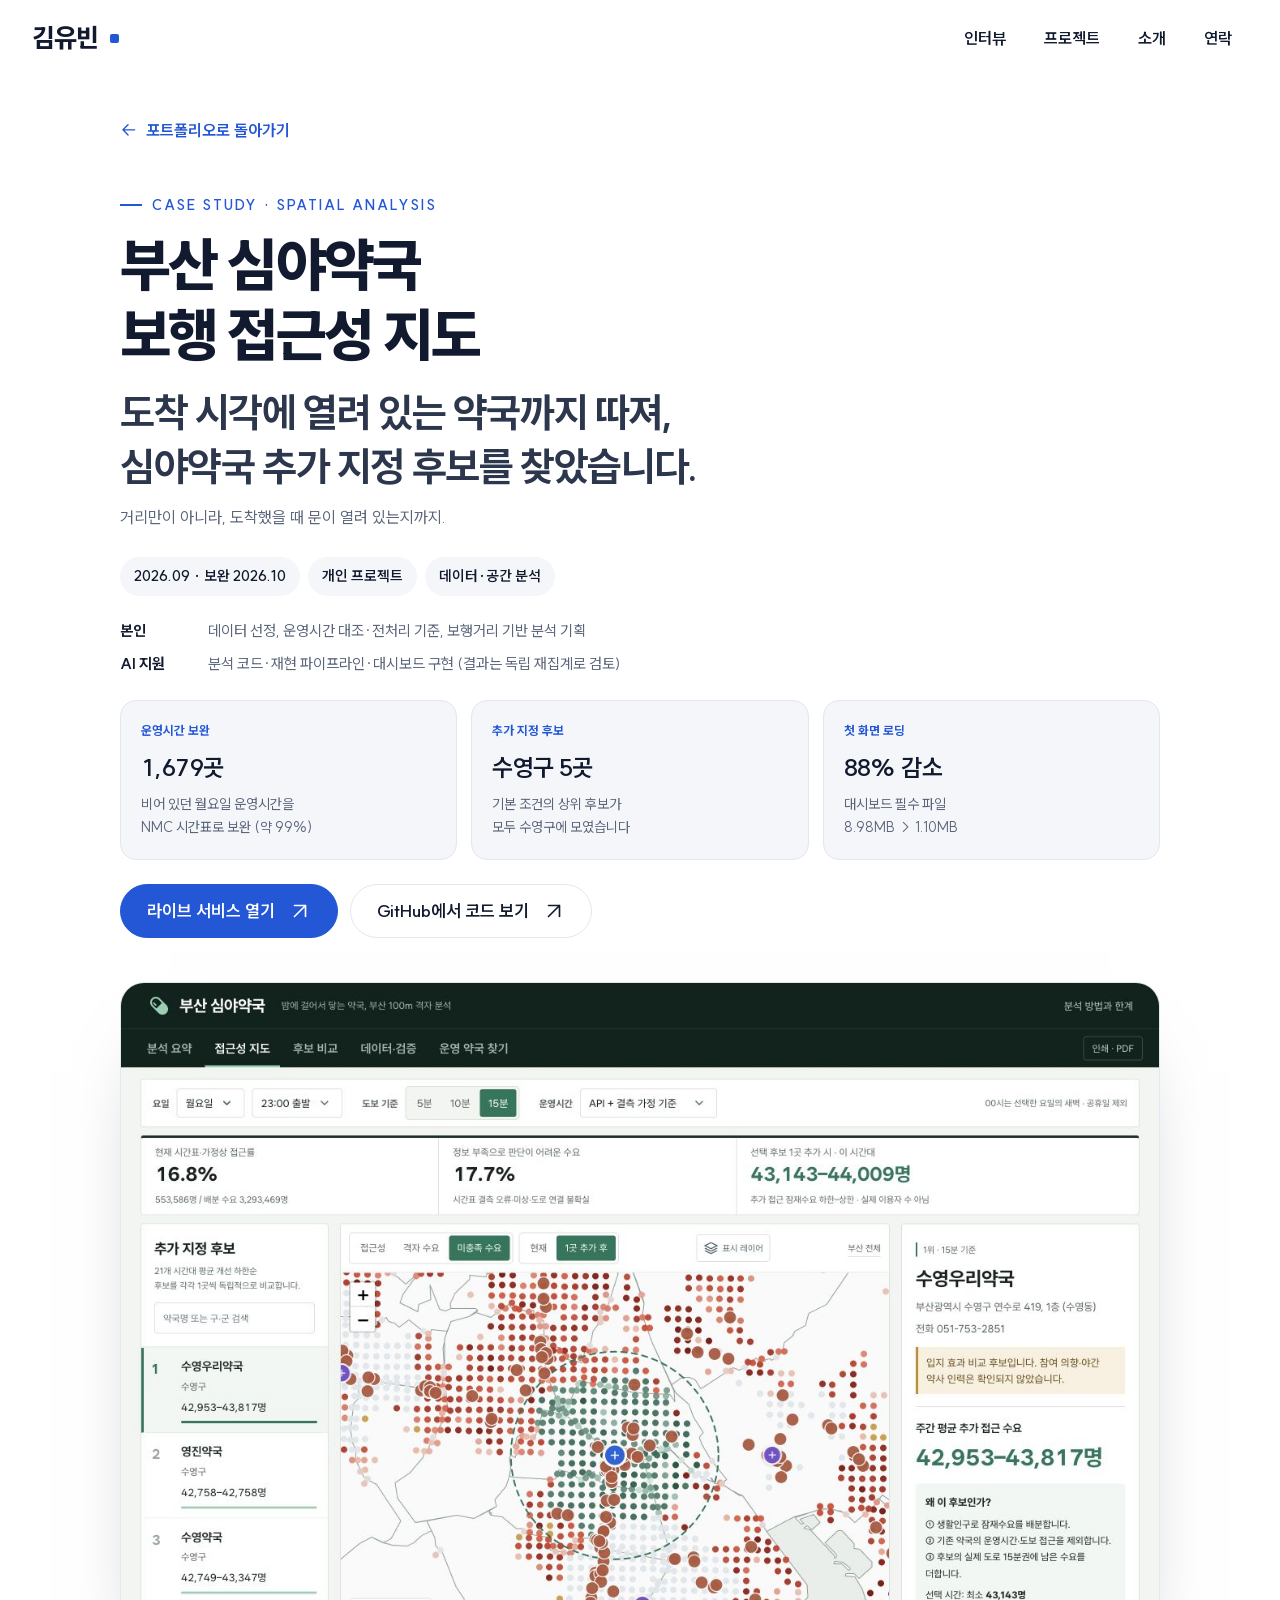
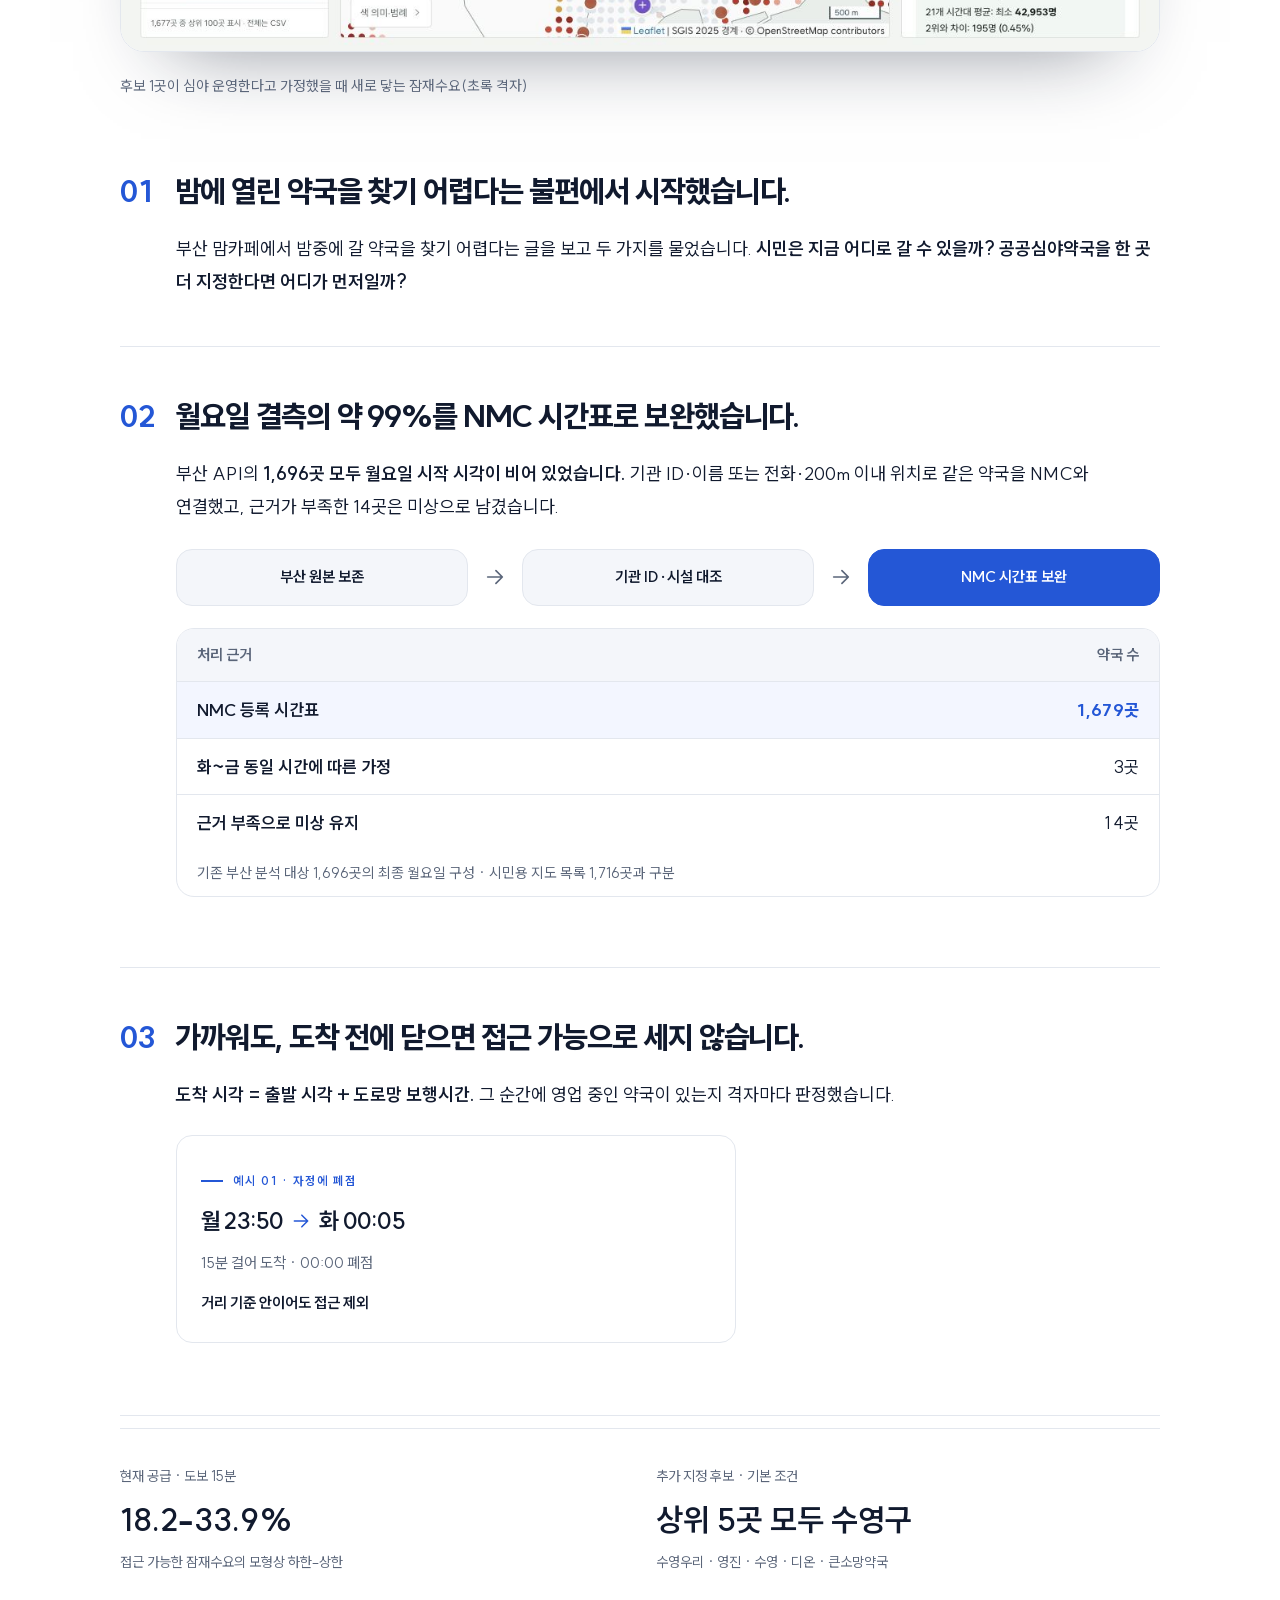
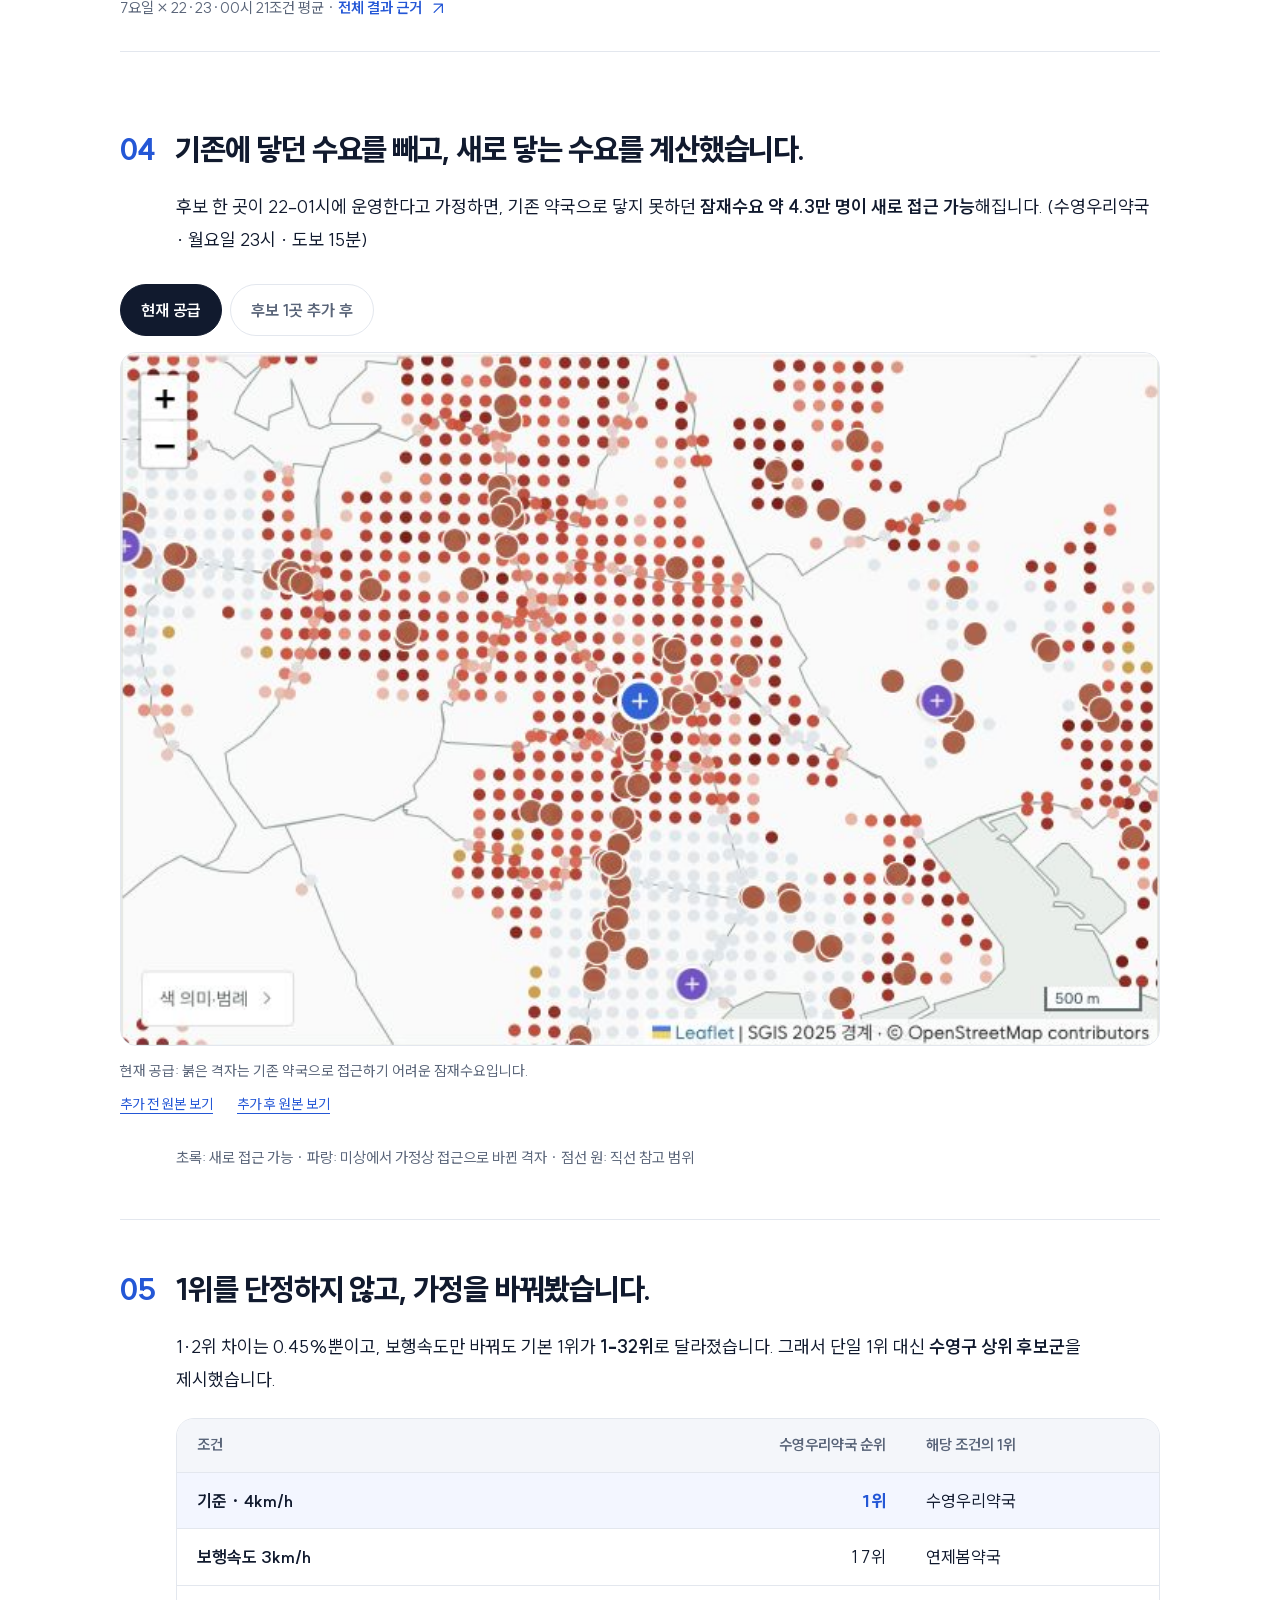
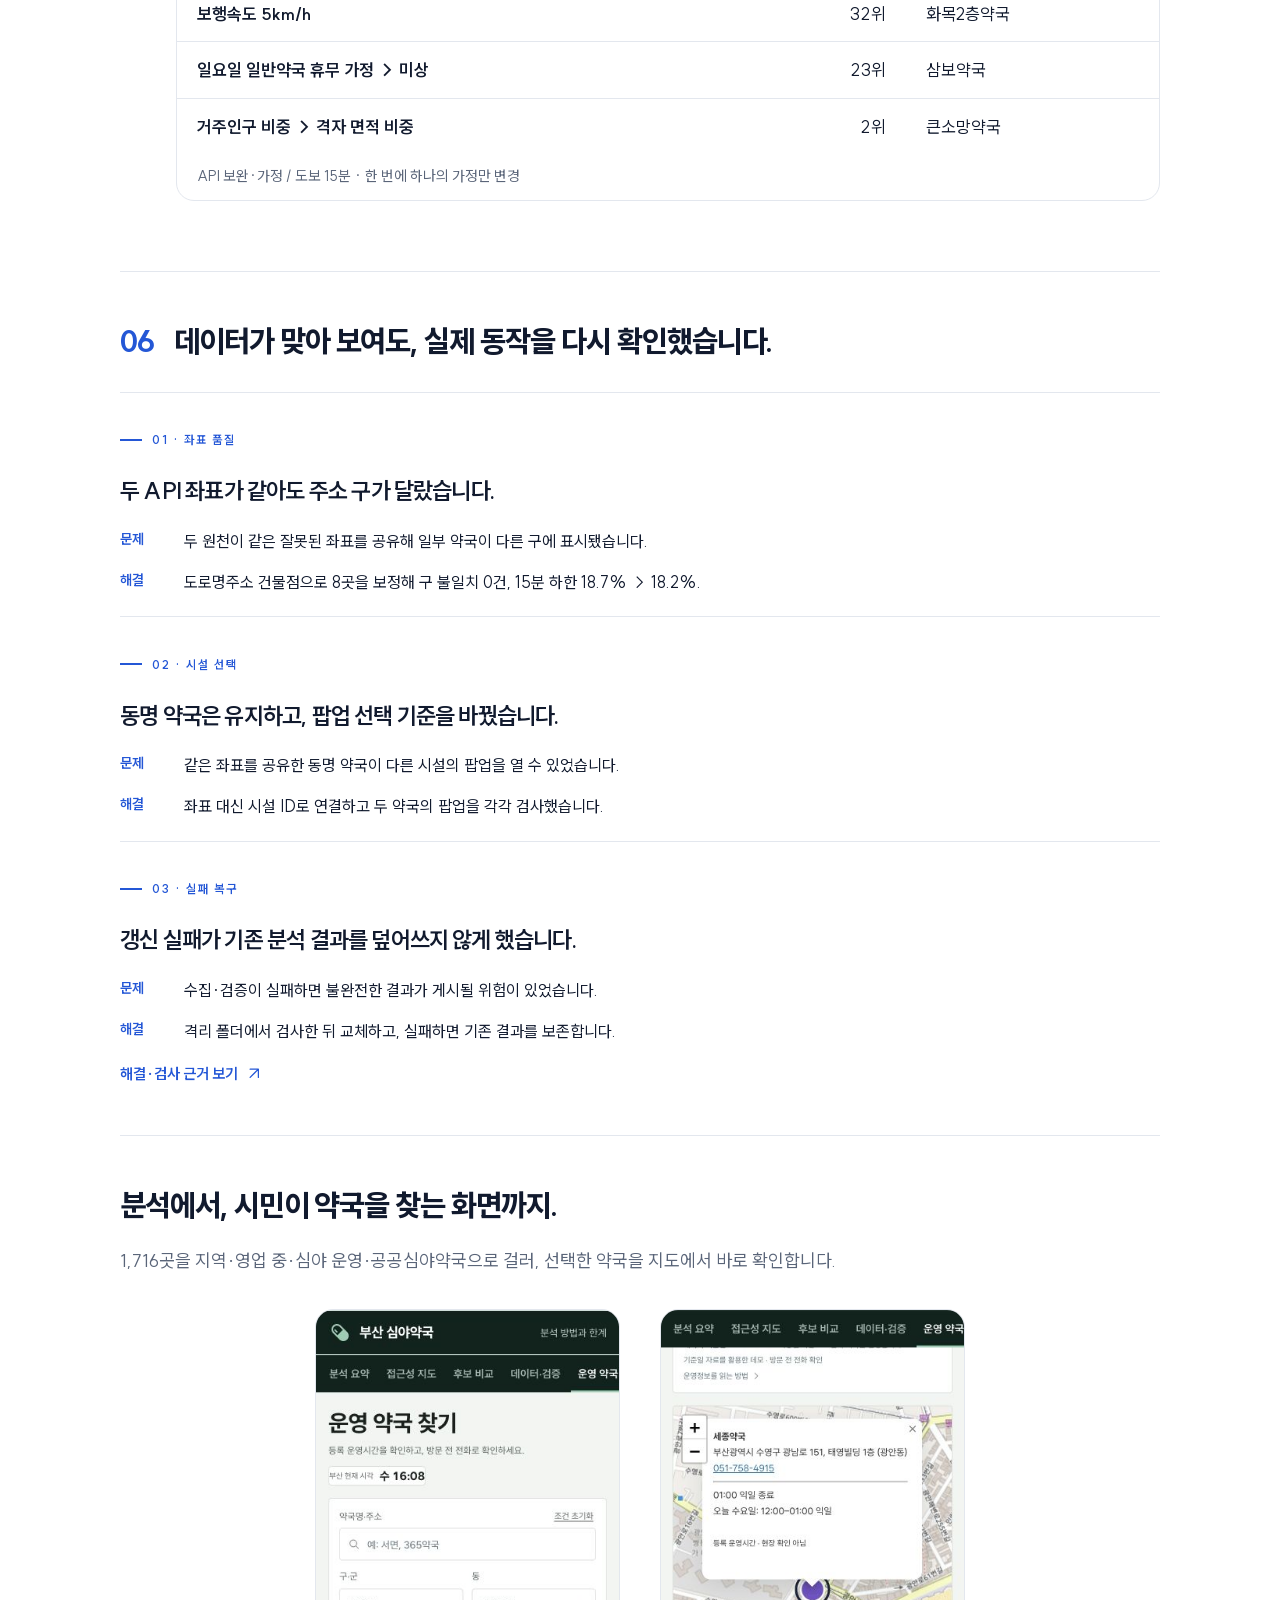
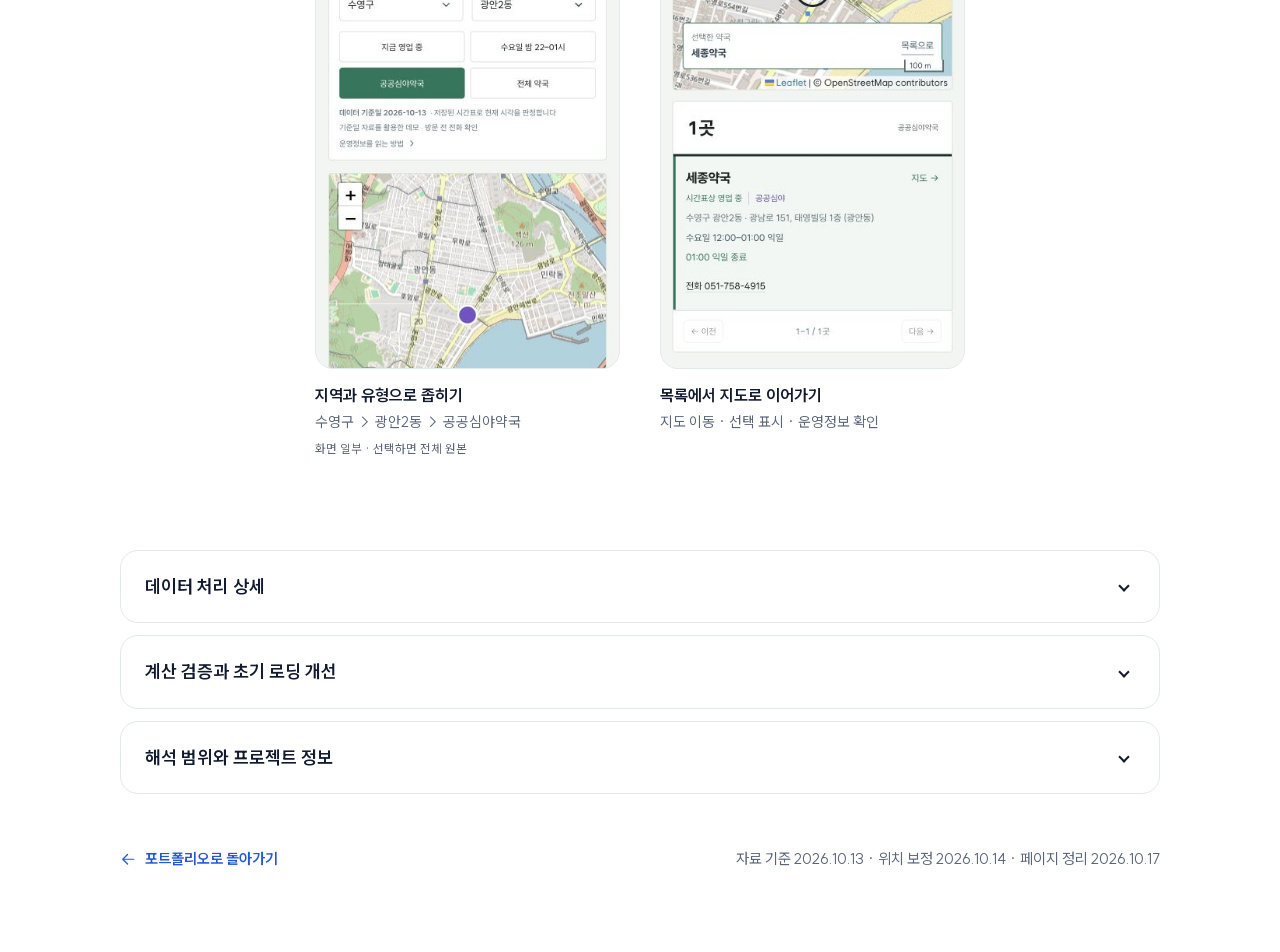
<file: busan-night-pharmacy.html>
<!doctype html>
<html lang="ko">
<head>
  <meta charset="utf-8">
  <meta name="viewport" content="width=device-width, initial-scale=1">
  <meta name="description" content="부산 심야약국 보행 접근성 지도. 비어 있던 월요일 운영시간 1,679곳을 NMC로 보완하고, 도착 시각의 영업 여부와 보행거리로 공공심야약국 추가 지정 후보를 찾은 개인 프로젝트입니다.">
  <title>부산 심야약국 보행 접근성 지도 | 김유빈 포트폴리오</title>
  <link rel="icon" href="assets/favicon.svg" type="image/svg+xml">
  <link rel="preload" href="assets/SUIT-Variable.woff2" as="font" type="font/woff2" crossorigin>
  <link rel="stylesheet" href="styles.css?v=0.5.0">
  <link rel="stylesheet" href="busan-night-pharmacy.css?v=0.5.0">
  <script>document.documentElement.classList.add('js');setTimeout(function(){if(!window.__siteReady)document.documentElement.classList.remove('js')},3000)</script>
  <script src="projects.js?v=0.5.0" defer></script>
  <script src="site.js?v=0.5.0" defer onerror="document.documentElement.classList.remove('js')"></script>
  <script src="busan-night-pharmacy.js?v=0.5.0" defer></script>
</head>
<body>
  <a class="skip-link" href="#main">본문 바로가기</a>
  <div class="scroll-progress" aria-hidden="true"></div>
  <header class="site-header"><div class="container header-inner">
    <a class="brand" href="./" aria-label="김유빈 포트폴리오 처음으로">김유빈<span aria-hidden="true"></span></a>
    <nav aria-label="주 메뉴"><a href="./#interview">인터뷰</a><a href="./#work">프로젝트</a><a href="./#about">소개</a><a href="./#contact">연락</a></nav>
  </div></header>
  <main class="case container pharmacy-case" id="main">
    <a class="text-link back-link" href="./#work"><svg class="icon" viewBox="0 0 24 24" aria-hidden="true"><path d="M20 12H4m7-7-7 7 7 7"/></svg> 포트폴리오로 돌아가기</a>
    <article>
      <header class="case-header">
        <p class="eyebrow" data-reveal>Case Study · Spatial Analysis</p>
        <h1 data-reveal data-delay="1">부산 심야약국<br>보행 접근성 지도</h1>
        <p class="case-headline" data-reveal data-delay="2">도착 시각에 열려 있는 약국까지 따져,<br>심야약국 추가 지정 후보를 찾았습니다.</p>
        <p class="case-subline" data-reveal data-delay="2">거리만이 아니라, 도착했을 때 문이 열려 있는지까지.</p>
        <ul class="case-meta" aria-label="프로젝트 정보" data-reveal data-delay="3"><li>2026.09 · 보완 2026.10</li><li>개인 프로젝트</li><li>데이터·공간 분석</li></ul>
        <dl class="case-roles" aria-label="본인·AI 역할">
          <div><dt>본인</dt><dd>데이터 선정, 운영시간 대조·전처리 기준, 보행거리 기반 분석 기획</dd></div>
          <div><dt>AI 지원</dt><dd>분석 코드·재현 파이프라인·대시보드 구현 (결과는 독립 재집계로 검토)</dd></div>
        </dl>
        <ul class="case-stats" aria-label="핵심 수치 요약">
          <li><span>운영시간 보완</span><strong>1,679곳</strong><p>비어 있던 월요일 운영시간을<br>NMC 시간표로 보완 (약 99%)</p></li>
          <li><span>추가 지정 후보</span><strong>수영구 5곳</strong><p>기본 조건의 상위 후보가<br>모두 수영구에 모였습니다</p></li>
          <li><span>첫 화면 로딩</span><strong>88% 감소</strong><p>대시보드 필수 파일<br>8.98MB → 1.10MB</p></li>
        </ul>
        <div class="case-actions">
          <a class="button" href="https://busan-night-pharmacy-map-768810209035.asia-east1.run.app/" target="_blank" rel="noopener noreferrer">라이브 서비스 열기 <svg class="icon" viewBox="0 0 24 24" aria-hidden="true"><path d="M6 18 18 6M6 6h12v12"/></svg></a>
          <a class="button ghost" href="https://github.com/Kimyubin357/busan-night-pharmacy-map" target="_blank" rel="noopener noreferrer">GitHub에서 코드 보기 <svg class="icon" viewBox="0 0 24 24" aria-hidden="true"><path d="M6 18 18 6M6 6h12v12"/></svg></a>
        </div>
      </header>
      <figure data-reveal="scale">
        <a class="case-cover pharmacy-image-link" href="assets/busan-night-pharmacy/map-after.jpg" target="_blank" rel="noopener" aria-label="후보 추가 후 접근성 지도 원본 크게 보기">
          <img src="assets/busan-night-pharmacy/map-after.jpg" alt="월요일 23시·도보 15분 조건에서 수영우리약국 추가로 새롭게 접근 가능한 수요 격자가 초록으로 표시된 실제 화면" width="1280" height="824" fetchpriority="high">
        </a>
        <figcaption class="case-cover-caption">후보 1곳이 심야 운영한다고 가정했을 때 새로 닿는 잠재수요(초록 격자)</figcaption>
      </figure>

      <section class="case-section" aria-labelledby="problem-title" data-reveal>
        <h2 id="problem-title"><span class="step-number">01</span> 밤에 열린 약국을 찾기 어렵다는 불편에서 시작했습니다.</h2>
        <div class="case-content">
          <p>부산 맘카페에서 밤중에 갈 약국을 찾기 어렵다는 글을 보고 두 가지를 물었습니다. <strong>시민은 지금 어디로 갈 수 있을까? 공공심야약국을 한 곳 더 지정한다면 어디가 먼저일까?</strong></p>
        </div>
      </section>

      <section class="case-section" aria-labelledby="hours-title" data-reveal>
        <h2 id="hours-title"><span class="step-number">02</span> 월요일 결측의 약 99%를 NMC 시간표로 보완했습니다.</h2>
        <div class="case-content">
          <p>부산 API의 <strong>1,696곳 모두 월요일 시작 시각이 비어 있었습니다.</strong> 기관 ID·이름 또는 전화·200m 이내 위치로 같은 약국을 NMC와 연결했고, 근거가 부족한 14곳은 미상으로 남겼습니다.</p>
          <div class="flow-row" aria-label="부산 원본 수집, 같은 약국 매칭, NMC 시간표 보완"><span>부산 원본 보존</span><svg class="icon" viewBox="0 0 24 24" aria-hidden="true"><path d="M4 12h16M13 5l7 7-7 7"/></svg><span>기관 ID·시설 대조</span><svg class="icon" viewBox="0 0 24 24" aria-hidden="true"><path d="M4 12h16M13 5l7 7-7 7"/></svg><span>NMC 시간표 보완</span></div>
          <div class="table-wrap"><table>
            <caption>기존 부산 분석 대상 1,696곳의 최종 월요일 구성 · 시민용 지도 목록 1,716곳과 구분</caption>
            <thead><tr><th scope="col">처리 근거</th><th scope="col">약국 수</th></tr></thead>
            <tbody><tr><th scope="row">NMC 등록 시간표</th><td>1,679곳</td></tr><tr><th scope="row">화~금 동일 시간에 따른 가정</th><td>3곳</td></tr><tr><th scope="row">근거 부족으로 미상 유지</th><td>14곳</td></tr></tbody>
          </table></div>
        </div>
      </section>

      <section class="case-section pharmacy-arrival" aria-labelledby="arrival-title">
        <h2 id="arrival-title"><span class="step-number">03</span> 가까워도, 도착 전에 닫으면 접근 가능으로 세지 않습니다.</h2>
        <div class="case-content">
          <p><strong>도착 시각 = 출발 시각 + 도로망 보행시간.</strong> 그 순간에 영업 중인 약국이 있는지 격자마다 판정했습니다.</p>
          <div class="pharmacy-arrival-examples pharmacy-arrival-single" aria-label="도착 시각 판정 예시">
            <article><p class="eyebrow">예시 01 · 자정에 폐점</p><h3>월 23:50 <svg class="icon" viewBox="0 0 24 24" aria-hidden="true"><path d="M4 12h16M13 5l7 7-7 7"/></svg> 화 00:05</h3><p>15분 걸어 도착 · 00:00 폐점</p><strong>거리 기준 안이어도 접근 제외</strong></article>
          </div>
        </div>
      </section>
      <aside class="pharmacy-results" aria-label="전체 결과 요약">
        <div><span>현재 공급 · 도보 15분</span><strong>18.2–33.9%</strong><p>접근 가능한 잠재수요의 모형상 하한–상한</p></div>
        <div><span>추가 지정 후보 · 기본 조건</span><strong>상위 5곳 모두 수영구</strong><p>수영우리 · 영진 · 수영 · 디온 · 큰소망약국</p></div>
        <p class="section-note">7요일 × 22·23·00시 21조건 평균 · <a class="text-link" href="evidence/busan-night-pharmacy/results-summary.json" target="_blank" rel="noopener">전체 결과 근거 <svg class="icon" viewBox="0 0 24 24" aria-hidden="true"><path d="M6 18 18 6M6 6h12v12"/></svg></a></p>
      </aside>
      <section class="case-section" aria-labelledby="map-title">
        <h2 id="map-title"><span class="step-number">04</span> 기존에 닿던 수요를 빼고, 새로 닿는 수요를 계산했습니다.</h2>
        <div class="case-content">
          <p>후보 한 곳이 22–01시에 운영한다고 가정하면, 기존 약국으로 닿지 못하던 <strong>잠재수요 약 4.3만 명이 새로 접근 가능</strong>해집니다. (수영우리약국 · 월요일 23시 · 도보 15분)</p>
        </div>
        <div class="pharmacy-comparison">
          <div class="pharmacy-switch" role="group" aria-label="후보 추가 전후 화면 선택">
            <button type="button" data-map-state="before" aria-pressed="true" aria-controls="accessibility-view" disabled>현재 공급</button>
            <button type="button" data-map-state="after" aria-pressed="false" aria-controls="accessibility-view" disabled>후보 1곳 추가 후</button>
          </div>
          <figure>
            <a id="accessibility-original" class="pharmacy-image-link pharmacy-map-crop" href="assets/busan-night-pharmacy/map-before.jpg" target="_blank" rel="noopener" aria-label="선택한 지도 화면 원본 크게 보기">
              <img id="accessibility-view" src="assets/busan-night-pharmacy/map-before.jpg" alt="후보 추가 전: 기존 공급으로 접근하기 어려운 잠재수요가 붉은 격자로 표시된 지도" width="1280" height="824" loading="lazy">
            </a>
            <figcaption id="accessibility-caption" role="status" aria-live="polite">현재 공급: 붉은 격자는 기존 약국으로 접근하기 어려운 잠재수요입니다.</figcaption>
          </figure>
          <div class="pharmacy-originals"><a href="assets/busan-night-pharmacy/map-before.jpg" target="_blank" rel="noopener">추가 전 원본 보기</a><a href="assets/busan-night-pharmacy/map-after.jpg" target="_blank" rel="noopener">추가 후 원본 보기</a></div>
        </div>
        <div class="case-content">
          <p class="section-note">초록: 새로 접근 가능 · 파랑: 미상에서 가정상 접근으로 바뀐 격자 · 점선 원: 직선 참고 범위</p>
        </div>
      </section>

      <section class="case-section" aria-labelledby="sensitivity-title" data-reveal>
        <h2 id="sensitivity-title"><span class="step-number">05</span> 1위를 단정하지 않고, 가정을 바꿔봤습니다.</h2>
        <div class="case-content">
          <p>1·2위 차이는 0.45%뿐이고, 보행속도만 바꿔도 기본 1위가 <strong>1–32위</strong>로 달라졌습니다. 그래서 단일 1위 대신 <strong>수영구 상위 후보군</strong>을 제시했습니다.</p>
          <div class="table-wrap"><table class="pharmacy-sensitivity"><caption>API 보완·가정 / 도보 15분 · 한 번에 하나의 가정만 변경</caption><thead><tr><th scope="col">조건</th><th scope="col">수영우리약국 순위</th><th scope="col">해당 조건의 1위</th></tr></thead><tbody><tr><th scope="row">기준 · 4km/h</th><td>1위</td><td>수영우리약국</td></tr><tr><th scope="row">보행속도 3km/h</th><td>17위</td><td>연제봄약국</td></tr><tr><th scope="row">보행속도 5km/h</th><td>32위</td><td>화목2층약국</td></tr><tr><th scope="row">일요일 일반약국 휴무 가정 → 미상</th><td>23위</td><td>삼보약국</td></tr><tr><th scope="row">거주인구 비중 → 격자 면적 비중</th><td>2위</td><td>큰소망약국</td></tr></tbody></table></div>
        </div>
      </section>

      <section class="case-section" aria-labelledby="trouble-title">
        <h2 id="trouble-title"><span class="step-number">06</span> 데이터가 맞아 보여도, 실제 동작을 다시 확인했습니다.</h2>
        <div class="pharmacy-issues"><article><span class="eyebrow">01 · 좌표 품질</span><h3>두 API 좌표가 같아도 주소 구가 달랐습니다.</h3><dl><div><dt>문제</dt><dd>두 원천이 같은 잘못된 좌표를 공유해 일부 약국이 다른 구에 표시됐습니다.</dd></div><div><dt>해결</dt><dd>도로명주소 건물점으로 8곳을 보정해 구 불일치 0건, 15분 하한 18.7% → 18.2%.</dd></div></dl></article><article><span class="eyebrow">02 · 시설 선택</span><h3>동명 약국은 유지하고, 팝업 선택 기준을 바꿨습니다.</h3><dl><div><dt>문제</dt><dd>같은 좌표를 공유한 동명 약국이 다른 시설의 팝업을 열 수 있었습니다.</dd></div><div><dt>해결</dt><dd>좌표 대신 시설 ID로 연결하고 두 약국의 팝업을 각각 검사했습니다.</dd></div></dl></article><article><span class="eyebrow">03 · 실패 복구</span><h3>갱신 실패가 기존 분석 결과를 덮어쓰지 않게 했습니다.</h3><dl><div><dt>문제</dt><dd>수집·검증이 실패하면 불완전한 결과가 게시될 위험이 있었습니다.</dd></div><div><dt>해결</dt><dd>격리 폴더에서 검사한 뒤 교체하고, 실패하면 기존 결과를 보존합니다.</dd></div></dl></article></div>
        <p class="section-note"><a class="text-link" href="evidence/busan-night-pharmacy/troubleshooting.json" target="_blank" rel="noopener">해결·검사 근거 보기 <svg class="icon" viewBox="0 0 24 24" aria-hidden="true"><path d="M6 18 18 6M6 6h12v12"/></svg></a></p>
      </section>
      <section class="case-section service-section" aria-labelledby="finder-title">
        <h2 id="finder-title">분석에서, 시민이 약국을 찾는 화면까지.</h2>
        <p class="muted">1,716곳을 지역·영업 중·심야 운영·공공심야약국으로 걸러, 선택한 약국을 지도에서 바로 확인합니다.</p>
        <div class="pharmacy-phone-grid">
          <figure><a class="pharmacy-image-link" href="assets/busan-night-pharmacy/finder-mobile-filter.jpg" target="_blank" rel="noopener" aria-label="지역 필터 전체 화면 원본 크게 보기"><img src="assets/busan-night-pharmacy/finder-mobile-filter.jpg" alt="수영구 광안2동과 공공심야약국으로 좁히는 모바일 지역 필터 화면" width="390" height="1316" loading="lazy"></a><figcaption><strong>지역과 유형으로 좁히기</strong><br>수영구 → 광안2동 → 공공심야약국<br><small>화면 일부 · 선택하면 전체 원본</small></figcaption></figure>
          <figure><a class="pharmacy-image-link" href="assets/busan-night-pharmacy/finder-mobile-selected.jpg" target="_blank" rel="noopener" aria-label="약국 선택 후 지도 이동 화면 원본 크게 보기"><img src="assets/busan-night-pharmacy/finder-mobile-selected.jpg" alt="목록에서 세종약국을 선택하면 지도로 이동하고 주소·시간표·전화 링크가 표시되는 모바일 화면" width="390" height="844" loading="lazy"></a><figcaption><strong>목록에서 지도로 이어가기</strong><br>지도 이동 · 선택 표시 · 운영정보 확인</figcaption></figure>
        </div>
      </section>

      <div class="disclosures" data-reveal>
        <details><summary>데이터 처리 상세</summary><div>
          <p>부산 약국·NMC API, 공공심야약국 명단, 부산 빅데이터웨이브의 2026-07 생활인구, SGIS 100m 인구격자·행정동 경계, 2026-10-12 OSM 보행망과 도로명주소를 결합했습니다.</p>
          <p><strong>매칭 규칙:</strong> 미상·추정 시간표는 NMC의 완전한 시간 쌍으로 교체하고, 부산 API와 충돌하면 NMC를 우선했습니다. 초기에 검토한 심평원 분기 자료만으로 보완한 값은 최종 모형에서 제외했습니다. 아래는 심평원 값을 NMC로 교체한 두 사례입니다.</p>
          <div class="table-wrap"><table>
              <caption>월요일 시작 시각 보완 이력 · 부산 원본의 종료 시각은 두 곳 모두 19:00</caption>
              <thead><tr><th scope="col">약국</th><th scope="col">부산 원본</th><th scope="col">초기 심평원 보완</th><th scope="col">NMC로 교체</th></tr></thead>
              <tbody><tr><th scope="row">미소약국<small>사상구 사상로 325</small></th><td>시작 공란</td><td>08:00–19:00</td><td>08:30–19:00</td></tr><tr><th scope="row">우리약국<small>해운대구 중동1로 26</small></th><td>시작 공란</td><td>08:30–19:00</td><td>09:00–19:00</td></tr></tbody>
            </table></div>
          <p><a class="text-link" href="evidence/busan-night-pharmacy/decision-cases.json" target="_blank" rel="noopener">두 약국의 변경 값·출처 해시 보기 <svg class="icon" viewBox="0 0 24 24" aria-hidden="true"><path d="M6 18 18 6M6 6h12v12"/></svg></a></p>
          <p><strong>남은 결측:</strong> 월요일이 미상이고 화~금 시간이 모두 같으면 월요일을 보완했습니다. 일반약국은 토·일 또는 일요일만 두 원천 모두 공란이면 휴무를 가정했고, 그 밖의 근거 부족은 미상으로 남겼습니다. 휴게시간 81곳과 월별 요일 예외 9곳은 별도 처리했습니다.</p>
          <p><strong>도착 판정:</strong> 자정을 넘는 구간은 전날 시작한 영업까지 함께 검사하고, 종료 정각 도착은 제외합니다.</p>
          <div class="pharmacy-arrival-examples pharmacy-arrival-single" aria-label="자정을 넘는 영업 판정 예시"><article><p class="eyebrow">예시 02 · 전날 영업이 이어짐</p><h3>화 00:40 <svg class="icon" viewBox="0 0 24 24" aria-hidden="true"><path d="M4 12h16M13 5l7 7-7 7"/></svg> 화 00:50</h3><p>10분 걸어 도착 · 월 22:00–화 01:00 영업</p><strong>월요일 구간으로 접근 포함</strong></article></div>
          <p><strong>위치:</strong> 동명 약국은 각각 유지하고, 건물점과 250m 이상 차이가 남은 21곳은 위치 확인 필요로 표시했습니다.</p>
                    <div class="evidence-links"><a href="evidence/busan-night-pharmacy/data-notes.md" target="_blank" rel="noopener">출처·기준일·처리 순서</a><a href="evidence/busan-night-pharmacy/opening-hours.json" target="_blank" rel="noopener">월요일 보완·실행 근거 (JSON)</a></div>
        </div></details>
        <details><summary>계산 검증과 초기 로딩 개선</summary><div>
          <p>21,963개 격자·동 조각과 1,696곳의 보행거리를 계산했습니다. 후보 1,677곳 × 운영 기준 2 × 도보 기준 3의 <strong>10,062개 점수를 독립 재집계</strong>해 일치 여부를 검사했습니다. 출발점 20개의 정방향 경로와 거리행렬 최대 차이는 약 0.00006m였습니다.</p>
          <p>탭별 지연 로딩과 gzip·캐시·재시도를 적용해 첫 화면 필수 파일 합계를 <strong>8.98MB → 1.10MB, 약 88% 줄였습니다.</strong> 압축 전 파일 합계이며 실제 로딩 시간 개선율은 아닙니다. 웹본과 데이터·코드·글꼴을 내장한 다운로드용 독립 HTML을 구분했습니다.</p>
          <p>2026-10-13 당시 전체 최신 파이프라인 19단계의 시간 합계는 약 227초입니다. 현재 코드는 스냅샷 23단계·최신 24단계로, 이 전체 구성의 시간을 새로 측정한 것은 아닙니다. 10-14에는 기존 코드를 수정 없이 새 API 수집부터 월요일 보완·최종 시간표 생성까지 별도로 격리 실행했습니다.</p>
          <p>최신 갱신은 격리 폴더에서 검사를 통과한 후 결과를 교체하며 실패하면 기존 결과를 보존합니다. 과거 SGIS 임시 링크가 만료돼도 동일 해시의 원본을 재사용하도록 입력 기준과 SHA-256을 남겼습니다.</p>
          <div class="evidence-links"><a href="evidence/busan-night-pharmacy/validation.json" target="_blank" rel="noopener">후보 점수·거리 검사 (JSON)</a><a href="evidence/busan-night-pharmacy/sensitivity.json" target="_blank" rel="noopener">가정별 순위·점수 (JSON)</a><a href="evidence/busan-night-pharmacy/loading.json" target="_blank" rel="noopener">초기 필수 파일 비교 (JSON)</a></div>
        </div></details>
        <details><summary>해석 범위와 프로젝트 정보</summary><div>
          <ol>
            <li><strong>잠재수요:</strong> 생활인구를 거주인구 분포로 배분했습니다. 실제 약국 이용자나 의약품 수요가 아닙니다.</li>
            <li><strong>보행 가정:</strong> 기본 속도는 4km/h이며 경사·계단 감속·야간 안전은 반영하지 않았습니다.</li>
            <li><strong>운영시간:</strong> 등록 시간표·보완 가정을 사용합니다. 공휴일·임시휴무·현장 영업을 검증한 자료가 아닙니다. 기준일 이후 변경은 자동 반영되지 않습니다.</li>
            <li><strong>후보:</strong> 참여 의향·야간 인력·지정 자격을 확인한 결과가 아닙니다. 순위는 가정에 따른 검토 순서입니다.</li>
            <li><strong>분석 방법:</strong> 실제 방문자 레이블이 없어 예측·분류 모델은 사용하지 않았습니다. 보행 네트워크를 이용한 시나리오 분석입니다.</li>
          </ol>
          <ol start="6">
            <li><strong>수치 범위:</strong> 약 99%는 월요일 시간표를 보완한 비율이며 현장 검증 비율이 아닙니다. 하한–상한은 가정에 따른 모형 범위이며 통계적 신뢰구간이 아닙니다. 지도 화면의 추가 접근 43,143–44,009명은 월요일 23시 한 조건이고, 순위에는 21개 조건 평균 42,953–43,817명을 씁니다. 실제 방문자 수가 아닙니다.</li>
            <li><strong>화면:</strong> 대시보드는 2026.10.13 등록 시간표 기준 데모이며, ‘영업 중’ 표시는 현장 영업 확인이 아닙니다. 건물점 보정은 출입구·현장 검증이 아닙니다.</li>
          </ol>
          <p>2026 BIG DATA 활용대회에 개인으로 지원했고(접수 마감 9월 18일) 본선에는 진출하지 못했으며, 이후 재현성·데이터 품질·시민용 화면을 보완했습니다. 맘카페 사례는 문제 발견의 계기이며 정량 조사가 아닙니다. DB 없이 Cloud Run에 배포한 기준일 데모이고 자동 갱신·CI/CD는 사용하지 않습니다.</p>
          <div class="evidence-links"><a href="https://www.dxchallenge.co.kr/events/2026-bigdata" target="_blank" rel="noopener noreferrer">공모전 모집 안내</a><a href="https://github.com/Kimyubin357/busan-night-pharmacy-map" target="_blank" rel="noopener noreferrer">GitHub 저장소 (공개)</a><a href="https://busan-night-pharmacy-map-768810209035.asia-east1.run.app/downloads/busan-night-pharmacy.html" target="_blank" rel="noopener noreferrer">데이터 내장 HTML 열기 · 약 9MB</a></div>
        </div></details>
      </div>
    </article>
    <div class="case-footer"><a class="text-link" href="./#work"><svg class="icon" viewBox="0 0 24 24" aria-hidden="true"><path d="M20 12H4m7-7-7 7 7 7"/></svg> 포트폴리오로 돌아가기</a><span>자료 기준 2026.10.13 · 위치 보정 2026.10.14 · 페이지 정리 2026.10.17</span></div>
  </main>
</body>
</html>
</file>
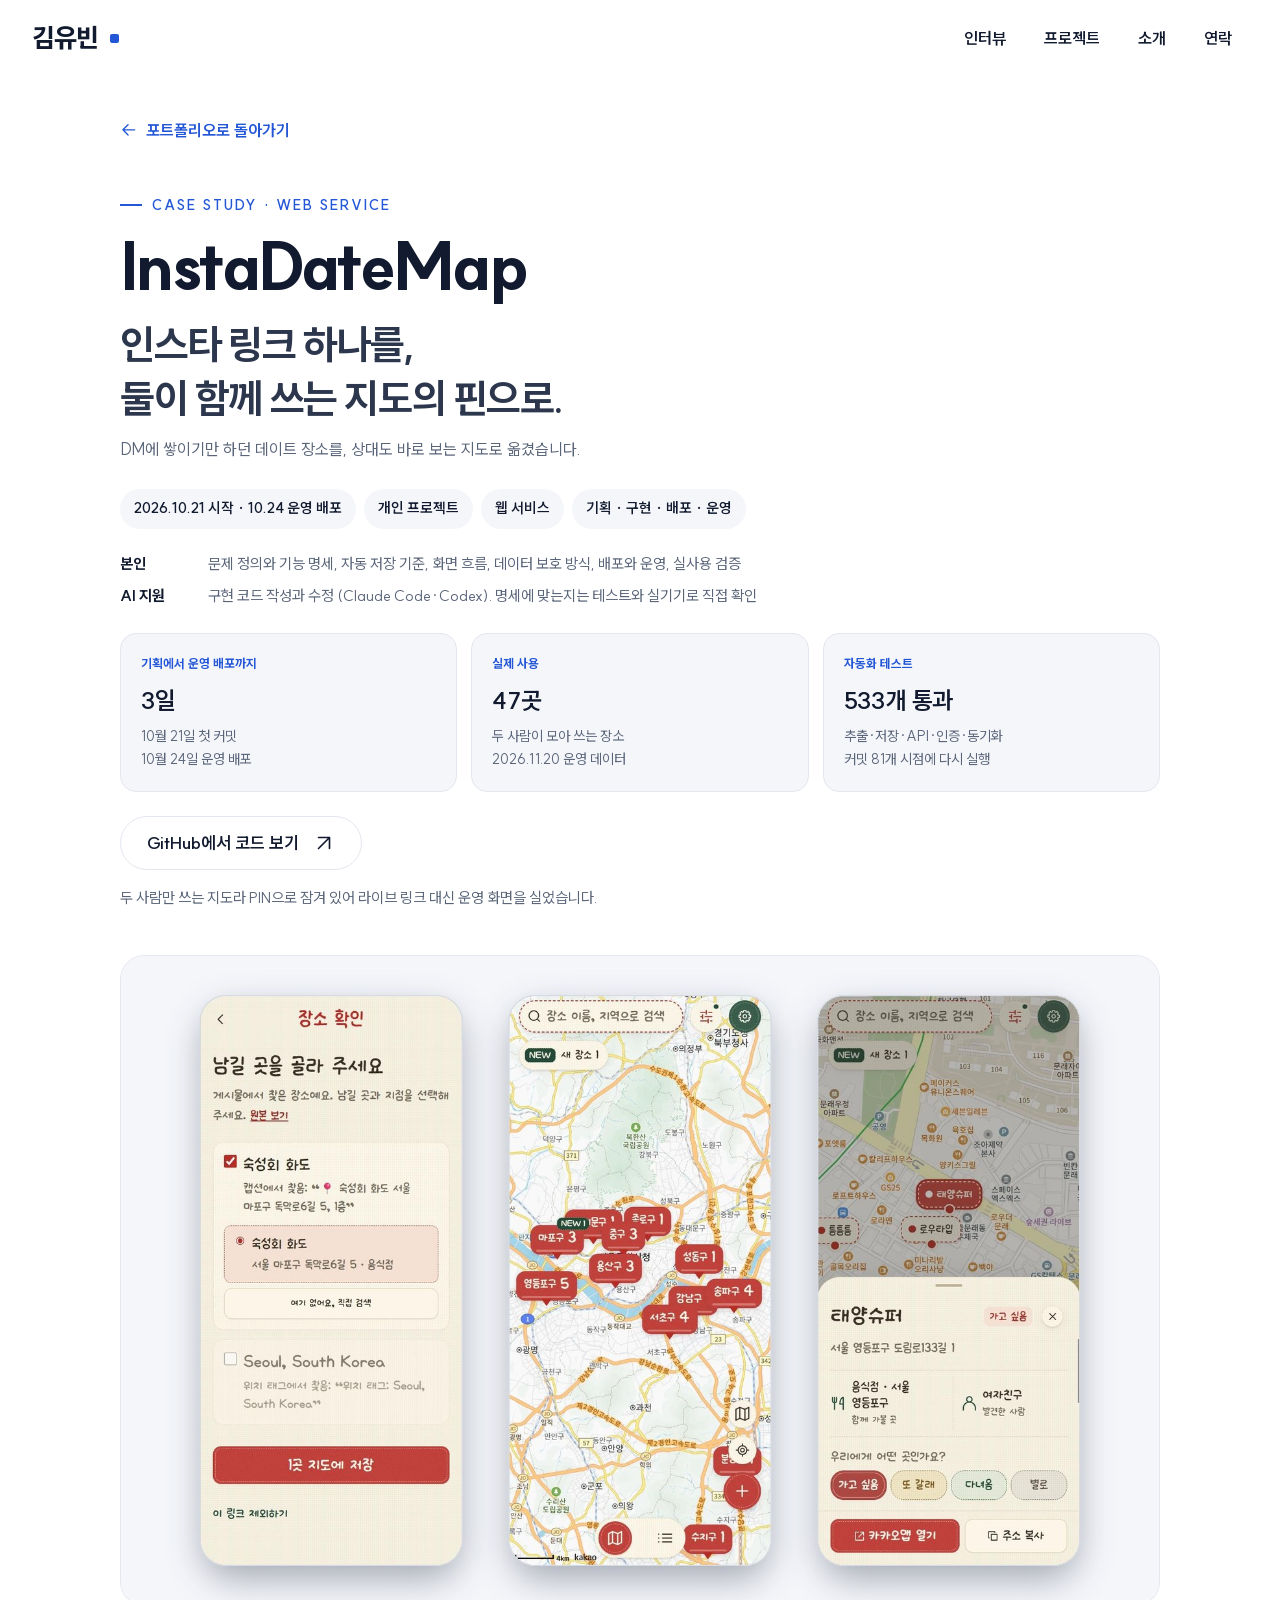
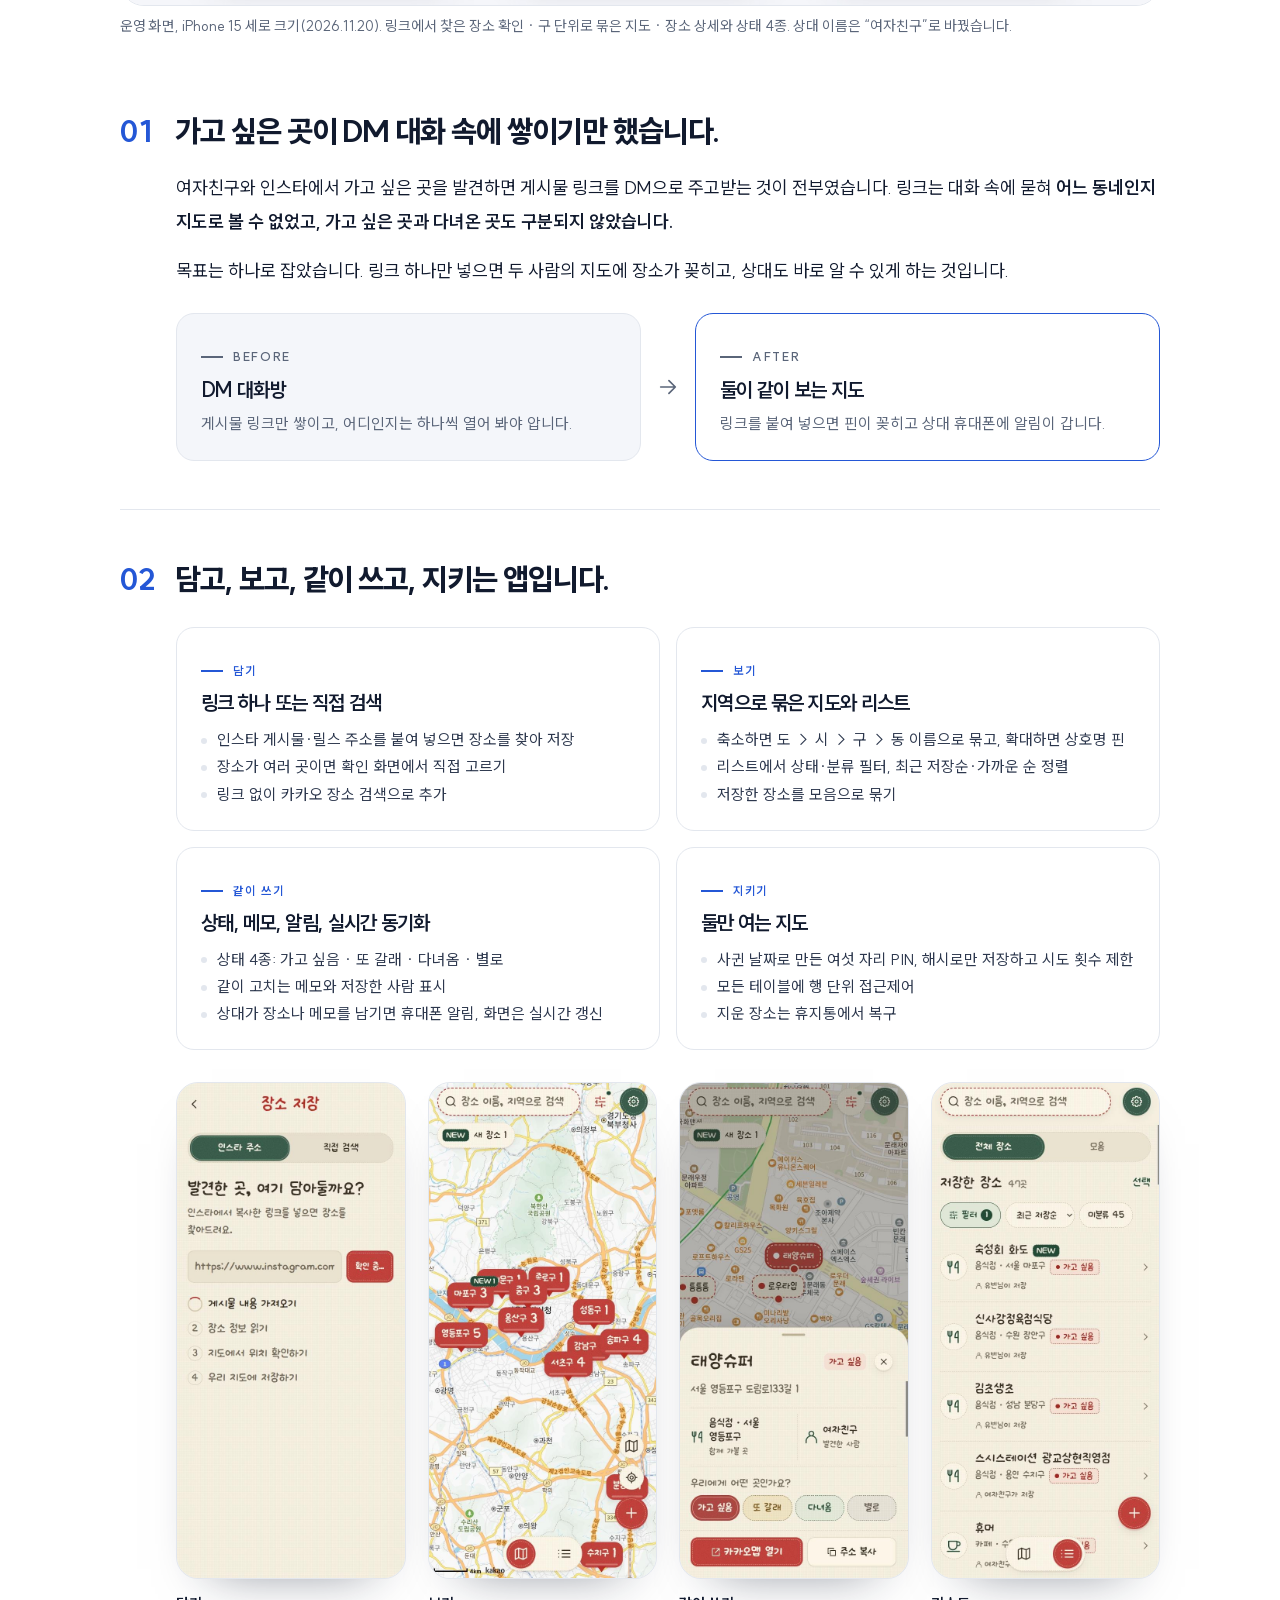
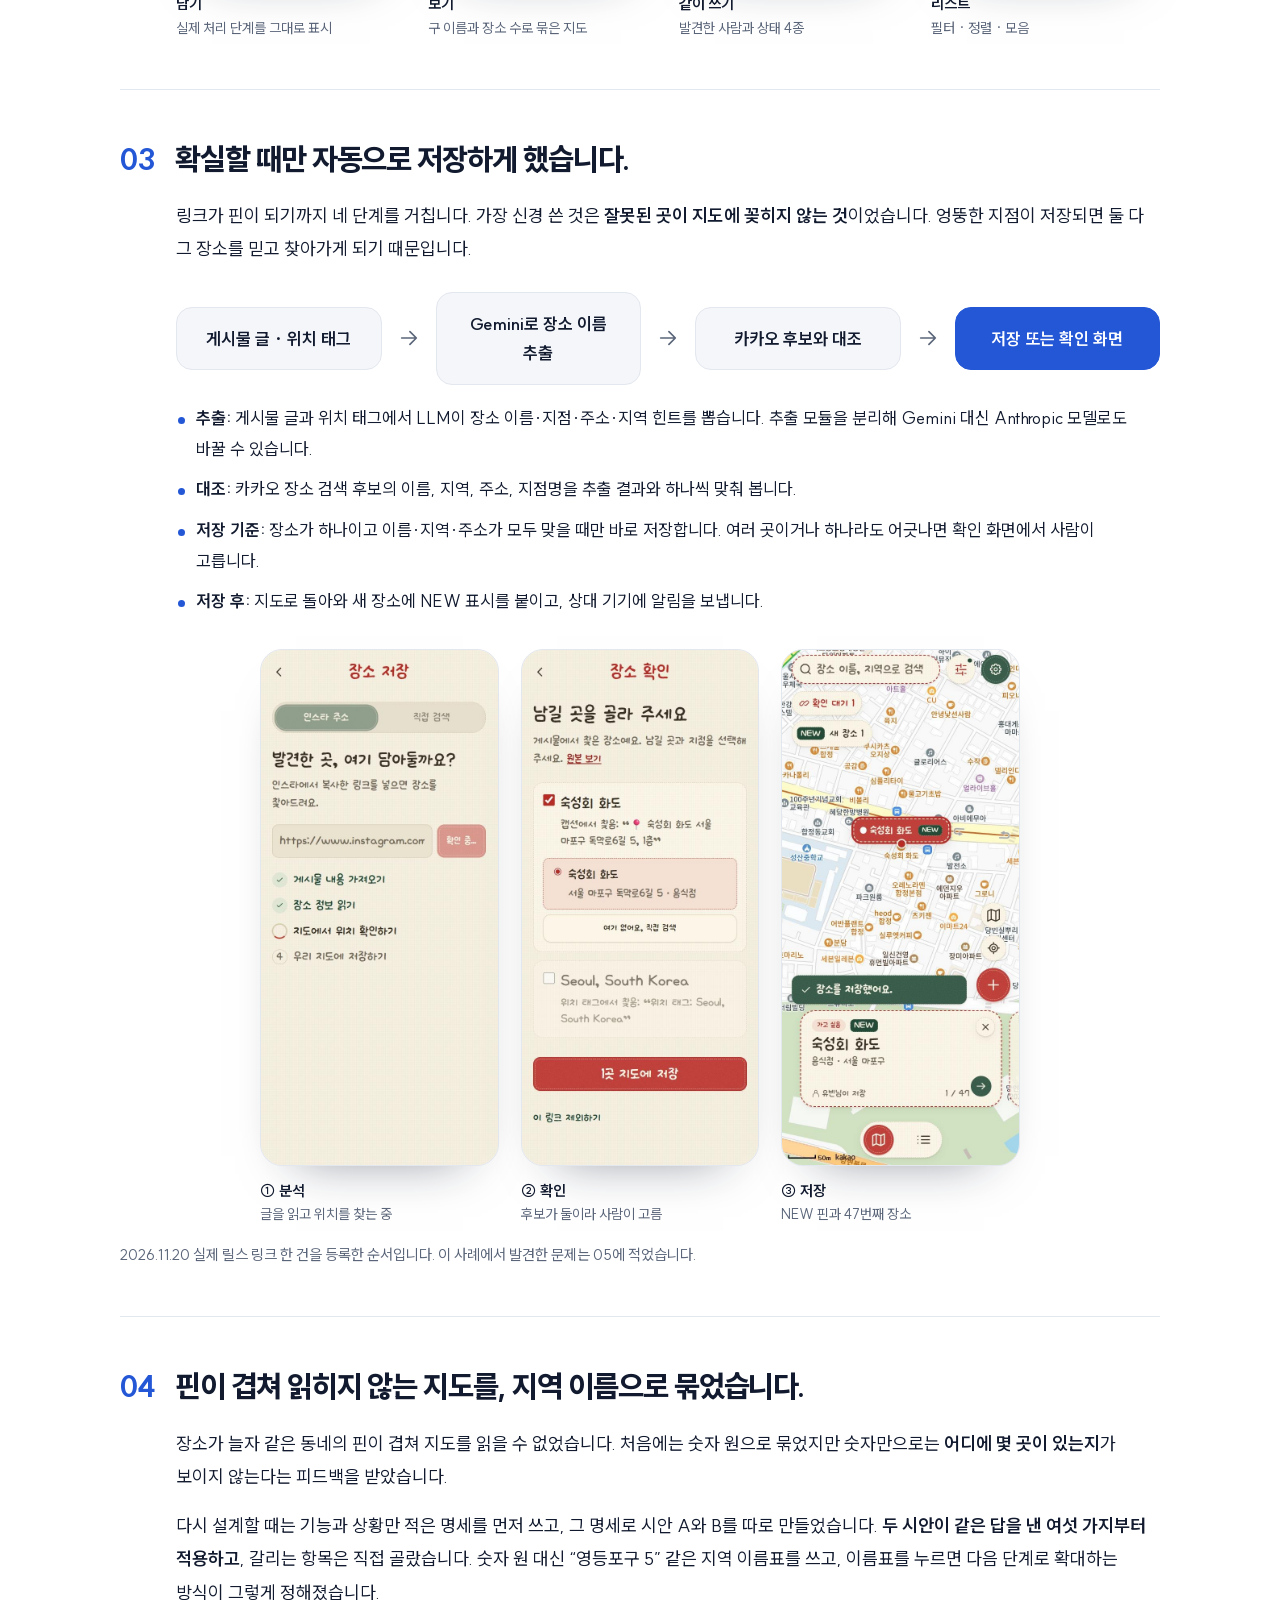
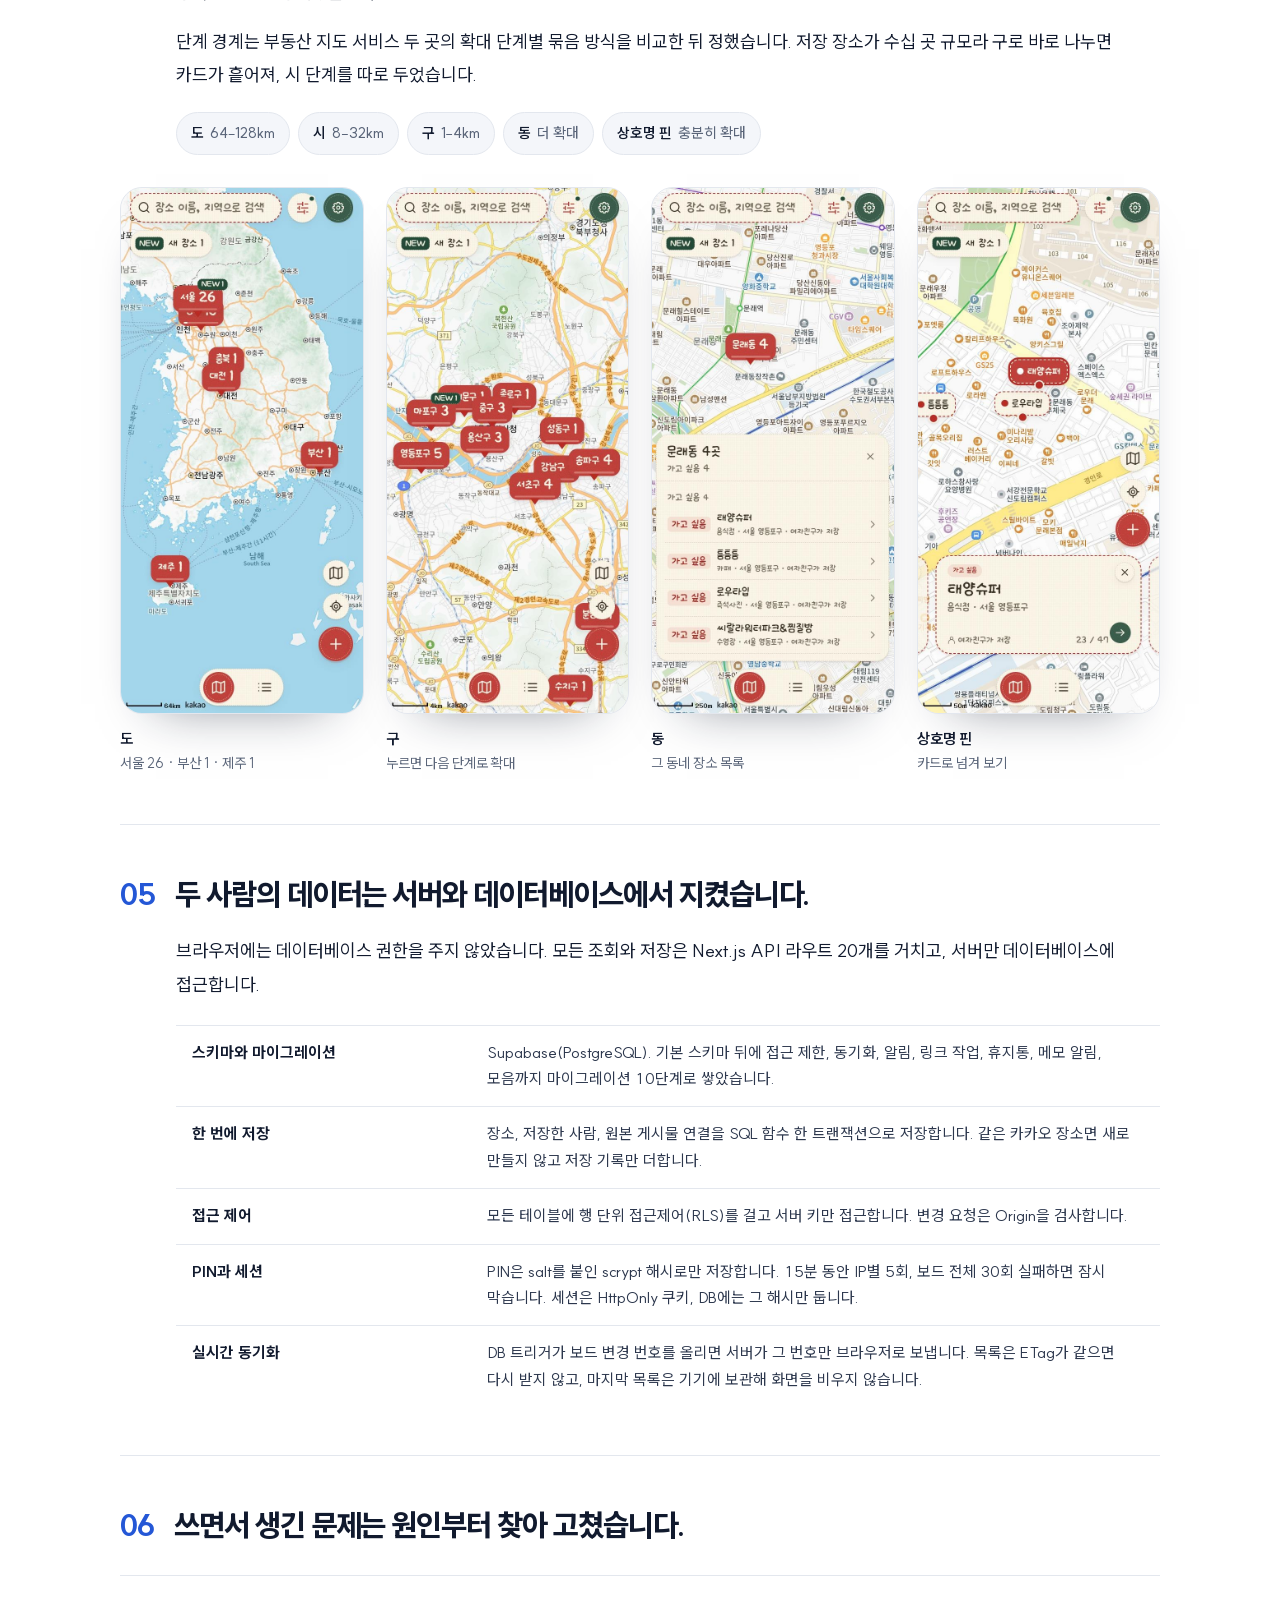
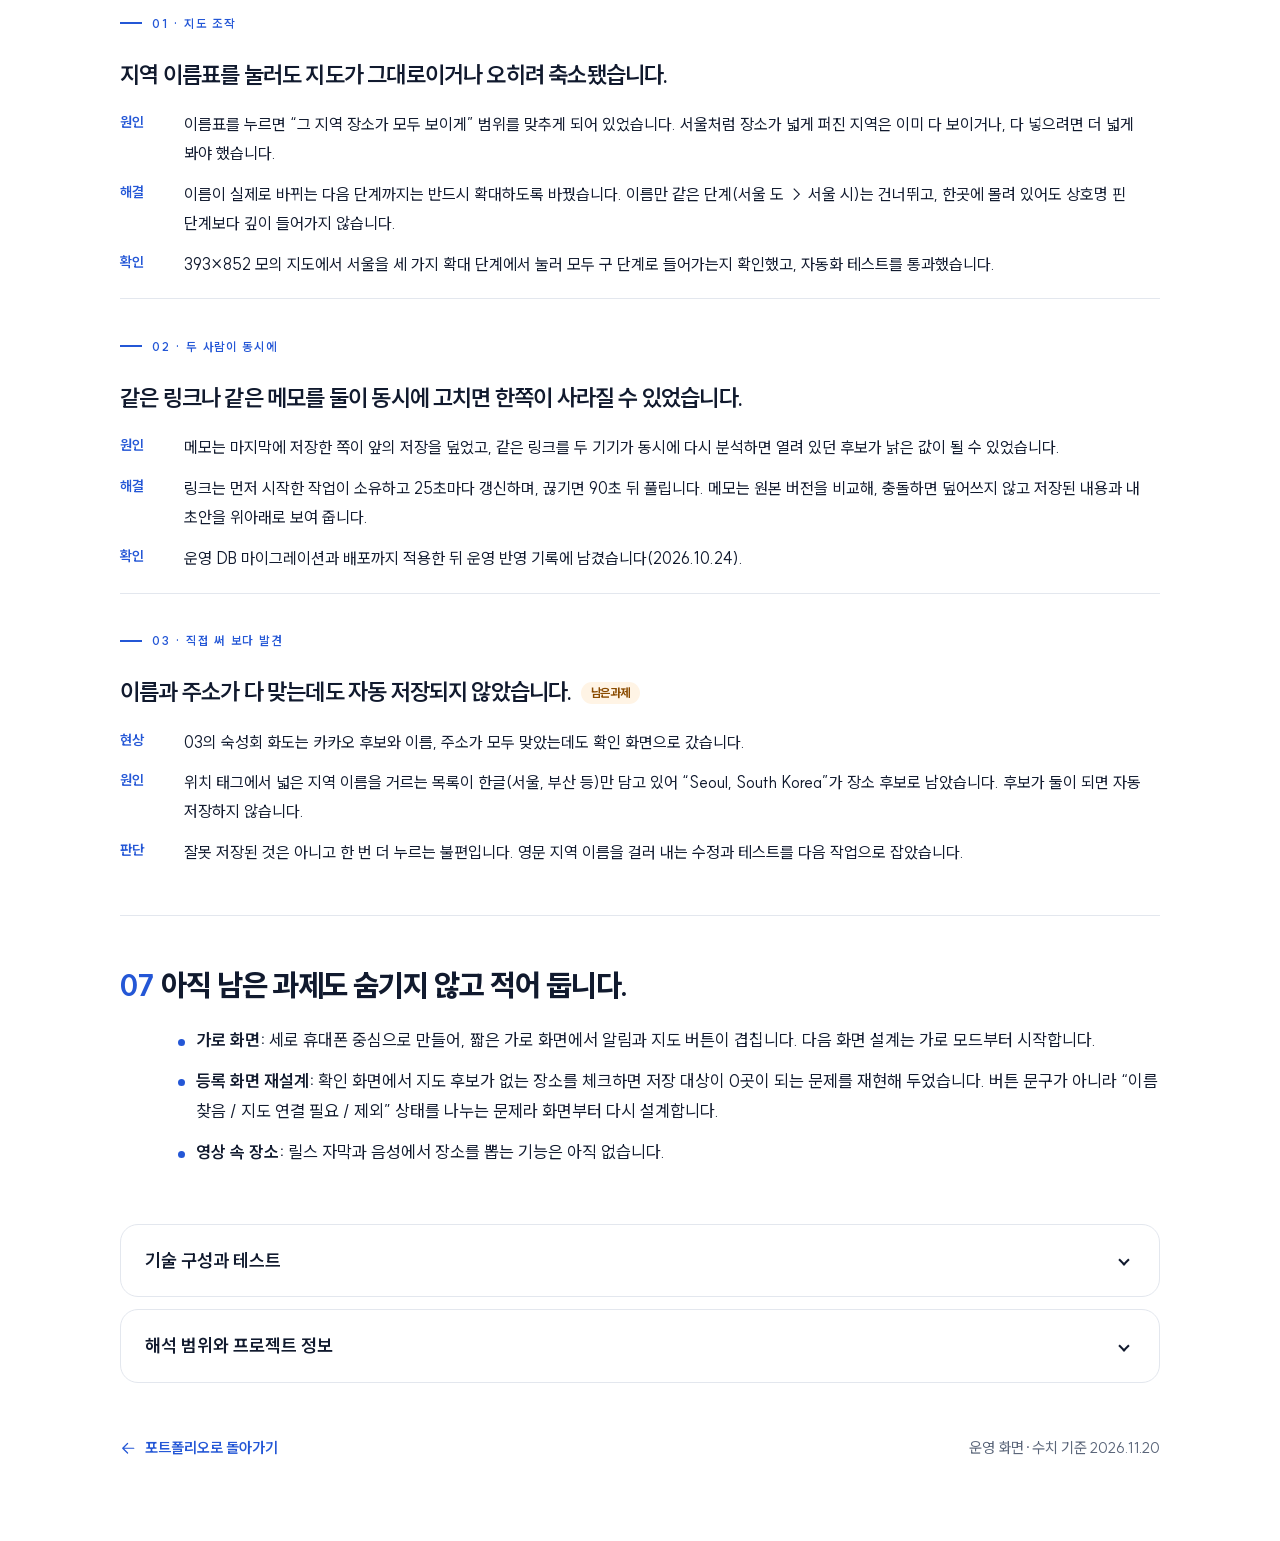
<file: instadatemap.html>
<!doctype html>
<html lang="ko">
<head>
  <meta charset="utf-8">
  <meta name="viewport" content="width=device-width, initial-scale=1">
  <meta name="description" content="InstaDateMap. 인스타 게시물 링크를 붙여 넣으면 Gemini와 카카오 장소 검색으로 위치를 찾아 둘만의 지도에 저장하는 커플용 웹앱을 혼자 기획해 3일 만에 배포하고 운영하고 있습니다.">
  <title>InstaDateMap | 김유빈 포트폴리오</title>
  <link rel="icon" href="assets/favicon.svg" type="image/svg+xml">
  <link rel="preload" href="assets/SUIT-Variable.woff2" as="font" type="font/woff2" crossorigin>
  <link rel="stylesheet" href="styles.css?v=0.5.0">
  <link rel="stylesheet" href="instadatemap.css?v=0.5.0">
  <script>document.documentElement.classList.add('js');setTimeout(function(){if(!window.__siteReady)document.documentElement.classList.remove('js')},3000)</script>
  <script src="projects.js?v=0.5.0" defer></script>
  <script src="site.js?v=0.5.0" defer onerror="document.documentElement.classList.remove('js')"></script>
</head>
<body>
  <a class="skip-link" href="#main">본문 바로가기</a>
  <div class="scroll-progress" aria-hidden="true"></div>
  <header class="site-header"><div class="container header-inner">
    <a class="brand" href="./" aria-label="김유빈 포트폴리오 처음으로">김유빈<span aria-hidden="true"></span></a>
    <nav aria-label="주 메뉴"><a href="./#interview">인터뷰</a><a href="./#work">프로젝트</a><a href="./#about">소개</a><a href="./#contact">연락</a></nav>
  </div></header>
  <main class="case container idm-case" id="main">
    <a class="text-link back-link" href="./#work"><svg class="icon" viewBox="0 0 24 24" aria-hidden="true"><path d="M20 12H4m7-7-7 7 7 7"/></svg> 포트폴리오로 돌아가기</a>
    <article>
      <header class="case-header">
        <p class="eyebrow" data-reveal>Case Study · Web Service</p>
        <h1 data-reveal data-delay="1">InstaDateMap</h1>
        <p class="case-headline" data-reveal data-delay="2">인스타 링크 하나를,<br>둘이 함께 쓰는 지도의 핀으로.</p>
        <p class="case-subline" data-reveal data-delay="2">DM에 쌓이기만 하던 데이트 장소를, 상대도 바로 보는 지도로 옮겼습니다.</p>
        <ul class="case-meta" aria-label="프로젝트 정보" data-reveal data-delay="3"><li>2026.10.21 시작 · 10.24 운영 배포</li><li>개인 프로젝트</li><li>웹 서비스</li><li>기획 · 구현 · 배포 · 운영</li></ul>
        <dl class="case-roles" aria-label="본인·AI 역할">
          <div><dt>본인</dt><dd>문제 정의와 기능 명세, 자동 저장 기준, 화면 흐름, 데이터 보호 방식, 배포와 운영, 실사용 검증</dd></div>
          <div><dt>AI 지원</dt><dd>구현 코드 작성과 수정 (Claude Code·Codex). 명세에 맞는지는 테스트와 실기기로 직접 확인</dd></div>
        </dl>
        <ul class="case-stats" aria-label="핵심 수치 요약">
          <li><span>기획에서 운영 배포까지</span><strong>3일</strong><p>10월 21일 첫 커밋<br>10월 24일 운영 배포</p></li>
          <li><span>실제 사용</span><strong>47곳</strong><p>두 사람이 모아 쓰는 장소<br>2026.11.20 운영 데이터</p></li>
          <li><span>자동화 테스트</span><strong>533개 통과</strong><p>추출·저장·API·인증·동기화<br>커밋 81개 시점에 다시 실행</p></li>
        </ul>
        <div class="case-actions">
          <a class="button ghost" href="https://github.com/Kimyubin357/InstaDateMap" target="_blank" rel="noopener noreferrer">GitHub에서 코드 보기 <svg class="icon" viewBox="0 0 24 24" aria-hidden="true"><path d="M6 18 18 6M6 6h12v12"/></svg></a>
        </div>
        <p class="section-note">두 사람만 쓰는 지도라 PIN으로 잠겨 있어 라이브 링크 대신 운영 화면을 실었습니다.</p>
      </header>
      <figure data-reveal="scale">
        <a class="idm-cover" href="assets/instadatemap/cover.jpg" target="_blank" rel="noopener" aria-label="운영 화면 세 장 크게 보기">
          <img src="assets/instadatemap/cover.jpg" alt="Gemini가 게시물에서 찾은 장소를 확인하는 화면, 서울을 구 단위로 묶은 지도, 장소 상세와 상태 4종을 보여 주는 휴대폰 화면 세 장" width="1600" height="1000" fetchpriority="high">
        </a>
        <figcaption class="case-cover-caption">운영 화면, iPhone 15 세로 크기(2026.11.20). 링크에서 찾은 장소 확인 · 구 단위로 묶은 지도 · 장소 상세와 상태 4종. 상대 이름은 “여자친구”로 바꿨습니다.</figcaption>
      </figure>

      <section class="case-section" id="overview" aria-labelledby="problem-title" data-reveal>
        <h2 id="problem-title"><span class="step-number">01</span> 가고 싶은 곳이 DM 대화 속에 쌓이기만 했습니다.</h2>
        <div class="case-content">
          <p>여자친구와 인스타에서 가고 싶은 곳을 발견하면 게시물 링크를 DM으로 주고받는 것이 전부였습니다. 링크는 대화 속에 묻혀 <strong>어느 동네인지 지도로 볼 수 없었고, 가고 싶은 곳과 다녀온 곳도 구분되지 않았습니다.</strong></p>
          <p>목표는 하나로 잡았습니다. 링크 하나만 넣으면 두 사람의 지도에 장소가 꽂히고, 상대도 바로 알 수 있게 하는 것입니다.</p>
          <div class="idm-before-after">
            <article><p class="eyebrow">Before</p><h3>DM 대화방</h3><p>게시물 링크만 쌓이고, 어디인지는 하나씩 열어 봐야 압니다.</p></article>
            <svg class="icon" viewBox="0 0 24 24" aria-hidden="true"><path d="M4 12h16M13 5l7 7-7 7"/></svg>
            <article><p class="eyebrow">After</p><h3>둘이 같이 보는 지도</h3><p>링크를 붙여 넣으면 핀이 꽂히고 상대 휴대폰에 알림이 갑니다.</p></article>
          </div>
        </div>
      </section>

      <section class="case-section" aria-labelledby="features-title">
        <h2 id="features-title" data-reveal><span class="step-number">02</span> 담고, 보고, 같이 쓰고, 지키는 앱입니다.</h2>
        <div class="case-content">
          <div class="idm-features">
            <article data-reveal><p class="eyebrow">담기</p><h3>링크 하나 또는 직접 검색</h3><ul><li>인스타 게시물·릴스 주소를 붙여 넣으면 장소를 찾아 저장</li><li>장소가 여러 곳이면 확인 화면에서 직접 고르기</li><li>링크 없이 카카오 장소 검색으로 추가</li></ul></article>
            <article data-reveal data-delay="1"><p class="eyebrow">보기</p><h3>지역으로 묶은 지도와 리스트</h3><ul><li>축소하면 도 → 시 → 구 → 동 이름으로 묶고, 확대하면 상호명 핀</li><li>리스트에서 상태·분류 필터, 최근 저장순·가까운 순 정렬</li><li>저장한 장소를 모음으로 묶기</li></ul></article>
            <article data-reveal><p class="eyebrow">같이 쓰기</p><h3>상태, 메모, 알림, 실시간 동기화</h3><ul><li>상태 4종: 가고 싶음 · 또 갈래 · 다녀옴 · 별로</li><li>같이 고치는 메모와 저장한 사람 표시</li><li>상대가 장소나 메모를 남기면 휴대폰 알림, 화면은 실시간 갱신</li></ul></article>
            <article data-reveal data-delay="1"><p class="eyebrow">지키기</p><h3>둘만 여는 지도</h3><ul><li>사귄 날짜로 만든 여섯 자리 PIN, 해시로만 저장하고 시도 횟수 제한</li><li>모든 테이블에 행 단위 접근제어</li><li>지운 장소는 휴지통에서 복구</li></ul></article>
          </div>
          <div class="idm-phones">
            <figure><a href="assets/instadatemap/add-progress.jpg" target="_blank" rel="noopener" aria-label="링크 저장 진행 화면 크게 보기"><img src="assets/instadatemap/add-progress.jpg" alt="게시물 내용 가져오기, 장소 정보 읽기, 지도에서 위치 확인하기, 우리 지도에 저장하기 네 단계를 보여 주는 저장 진행 화면" width="590" height="1278" loading="lazy"></a><figcaption><strong>담기</strong>실제 처리 단계를 그대로 표시</figcaption></figure>
            <figure><a href="assets/instadatemap/map-district.jpg" target="_blank" rel="noopener" aria-label="구 단위 지도 크게 보기"><img src="assets/instadatemap/map-district.jpg" alt="서울을 마포구 3, 영등포구 5, 서초구 4처럼 구 이름과 장소 수로 묶은 지도" width="590" height="1278" loading="lazy"></a><figcaption><strong>보기</strong>구 이름과 장소 수로 묶은 지도</figcaption></figure>
            <figure><a href="assets/instadatemap/place-detail.jpg" target="_blank" rel="noopener" aria-label="장소 상세 크게 보기"><img src="assets/instadatemap/place-detail.jpg" alt="주소, 분류, 발견한 사람, 상태 4종 버튼, 카카오맵 열기와 주소 복사가 있는 장소 상세" width="590" height="1278" loading="lazy"></a><figcaption><strong>같이 쓰기</strong>발견한 사람과 상태 4종</figcaption></figure>
            <figure><a href="assets/instadatemap/list.jpg" target="_blank" rel="noopener" aria-label="리스트 화면 크게 보기"><img src="assets/instadatemap/list.jpg" alt="저장한 장소 47곳을 필터와 최근 저장순으로 보여 주는 리스트 화면" width="590" height="1278" loading="lazy"></a><figcaption><strong>리스트</strong>필터 · 정렬 · 모음</figcaption></figure>
          </div>
        </div>
      </section>

      <section class="case-section" id="pipeline" aria-labelledby="pipeline-title">
        <h2 id="pipeline-title" data-reveal><span class="step-number">03</span> 확실할 때만 자동으로 저장하게 했습니다.</h2>
        <div class="case-content" data-reveal>
          <p>링크가 핀이 되기까지 네 단계를 거칩니다. 가장 신경 쓴 것은 <strong>잘못된 곳이 지도에 꽂히지 않는 것</strong>이었습니다. 엉뚱한 지점이 저장되면 둘 다 그 장소를 믿고 찾아가게 되기 때문입니다.</p>
          <div class="flow-row" aria-label="게시물 읽기, LLM 장소 추출, 카카오 후보 대조, 저장 또는 확인 화면"><span>게시물 글 · 위치 태그</span><svg class="icon" viewBox="0 0 24 24" aria-hidden="true"><path d="M4 12h16M13 5l7 7-7 7"/></svg><span>Gemini로 장소 이름 추출</span><svg class="icon" viewBox="0 0 24 24" aria-hidden="true"><path d="M4 12h16M13 5l7 7-7 7"/></svg><span>카카오 후보와 대조</span><svg class="icon" viewBox="0 0 24 24" aria-hidden="true"><path d="M4 12h16M13 5l7 7-7 7"/></svg><span>저장 또는 확인 화면</span></div>
          <ul class="idm-points">
            <li><strong>추출:</strong> 게시물 글과 위치 태그에서 LLM이 장소 이름·지점·주소·지역 힌트를 뽑습니다. 추출 모듈을 분리해 Gemini 대신 Anthropic 모델로도 바꿀 수 있습니다.</li>
            <li><strong>대조:</strong> 카카오 장소 검색 후보의 이름, 지역, 주소, 지점명을 추출 결과와 하나씩 맞춰 봅니다.</li>
            <li><strong>저장 기준:</strong> 장소가 하나이고 이름·지역·주소가 모두 맞을 때만 바로 저장합니다. 여러 곳이거나 하나라도 어긋나면 확인 화면에서 사람이 고릅니다.</li>
            <li><strong>저장 후:</strong> 지도로 돌아와 새 장소에 NEW 표시를 붙이고, 상대 기기에 알림을 보냅니다.</li>
          </ul>
        </div>
        <div class="idm-phones three">
          <figure><a href="assets/instadatemap/add-progress-3.jpg" target="_blank" rel="noopener" aria-label="진행 화면 크게 보기"><img src="assets/instadatemap/add-progress-3.jpg" alt="게시물 내용 가져오기와 장소 정보 읽기를 마치고 지도에서 위치를 확인하는 단계" width="590" height="1278" loading="lazy"></a><figcaption><strong>① 분석</strong>글을 읽고 위치를 찾는 중</figcaption></figure>
          <figure><a href="assets/instadatemap/confirm.jpg" target="_blank" rel="noopener" aria-label="확인 화면 크게 보기"><img src="assets/instadatemap/confirm.jpg" alt="캡션에서 찾은 숙성회 화도와 카카오 후보가 체크되어 있고, 위치 태그 Seoul, South Korea는 후보가 없어 꺼져 있는 확인 화면" width="590" height="1278" loading="lazy"></a><figcaption><strong>② 확인</strong>후보가 둘이라 사람이 고름</figcaption></figure>
          <figure><a href="assets/instadatemap/saved.jpg" target="_blank" rel="noopener" aria-label="저장 후 지도 크게 보기"><img src="assets/instadatemap/saved.jpg" alt="숙성회 화도 핀에 NEW 표시가 붙고 장소를 저장했어요 안내와 1/47 카드가 뜬 지도" width="590" height="1278" loading="lazy"></a><figcaption><strong>③ 저장</strong>NEW 핀과 47번째 장소</figcaption></figure>
        </div>
        <p class="section-note">2026.11.20 실제 릴스 링크 한 건을 등록한 순서입니다. 이 사례에서 발견한 문제는 05에 적었습니다.</p>
      </section>

      <section class="case-section" id="map" aria-labelledby="map-title">
        <h2 id="map-title" data-reveal><span class="step-number">04</span> 핀이 겹쳐 읽히지 않는 지도를, 지역 이름으로 묶었습니다.</h2>
        <div class="case-content" data-reveal>
          <p>장소가 늘자 같은 동네의 핀이 겹쳐 지도를 읽을 수 없었습니다. 처음에는 숫자 원으로 묶었지만 숫자만으로는 <strong>어디에 몇 곳이 있는지</strong>가 보이지 않는다는 피드백을 받았습니다.</p>
          <p>다시 설계할 때는 기능과 상황만 적은 명세를 먼저 쓰고, 그 명세로 시안 A와 B를 따로 만들었습니다. <strong>두 시안이 같은 답을 낸 여섯 가지부터 적용하고</strong>, 갈리는 항목은 직접 골랐습니다. 숫자 원 대신 “영등포구 5” 같은 지역 이름표를 쓰고, 이름표를 누르면 다음 단계로 확대하는 방식이 그렇게 정해졌습니다.</p>
          <p>단계 경계는 부동산 지도 서비스 두 곳의 확대 단계별 묶음 방식을 비교한 뒤 정했습니다. 저장 장소가 수십 곳 규모라 구로 바로 나누면 카드가 흩어져, 시 단계를 따로 두었습니다.</p>
          <ul class="idm-tiers" aria-label="확대 단계별 묶음">
            <li>도<span>64–128km</span></li><li>시<span>8–32km</span></li><li>구<span>1–4km</span></li><li>동<span>더 확대</span></li><li>상호명 핀<span>충분히 확대</span></li>
          </ul>
        </div>
        <div class="idm-phones">
          <figure><a href="assets/instadatemap/map-province.jpg" target="_blank" rel="noopener" aria-label="도 단계 지도 크게 보기"><img src="assets/instadatemap/map-province.jpg" alt="전국 지도에서 서울 26, 부산 1, 제주 1처럼 도 단위로 묶은 화면" width="590" height="1278" loading="lazy"></a><figcaption><strong>도</strong>서울 26 · 부산 1 · 제주 1</figcaption></figure>
          <figure><a href="assets/instadatemap/map-district.jpg" target="_blank" rel="noopener" aria-label="구 단계 지도 크게 보기"><img src="assets/instadatemap/map-district.jpg" alt="서울을 구 단위로 나눈 지도" width="590" height="1278" loading="lazy"></a><figcaption><strong>구</strong>누르면 다음 단계로 확대</figcaption></figure>
          <figure><a href="assets/instadatemap/region-list.jpg" target="_blank" rel="noopener" aria-label="동 단계 목록 크게 보기"><img src="assets/instadatemap/region-list.jpg" alt="문래동 4곳을 누르자 그 동네 장소 목록이 열린 화면" width="590" height="1278" loading="lazy"></a><figcaption><strong>동</strong>그 동네 장소 목록</figcaption></figure>
          <figure><a href="assets/instadatemap/name-pins.jpg" target="_blank" rel="noopener" aria-label="상호명 핀 크게 보기"><img src="assets/instadatemap/name-pins.jpg" alt="태양슈퍼, 로우라입, 틈틈틈 상호명 핀과 장소 미리보기 카드" width="590" height="1278" loading="lazy"></a><figcaption><strong>상호명 핀</strong>카드로 넘겨 보기</figcaption></figure>
        </div>
      </section>

      <section class="case-section" id="data" aria-labelledby="data-title">
        <h2 id="data-title" data-reveal><span class="step-number">05</span> 두 사람의 데이터는 서버와 데이터베이스에서 지켰습니다.</h2>
        <div class="case-content" data-reveal>
          <p>브라우저에는 데이터베이스 권한을 주지 않았습니다. 모든 조회와 저장은 Next.js API 라우트 20개를 거치고, 서버만 데이터베이스에 접근합니다.</p>
          <table class="idm-table">
            <tbody>
              <tr><th scope="row">스키마와 마이그레이션</th><td>Supabase(PostgreSQL). 기본 스키마 뒤에 접근 제한, 동기화, 알림, 링크 작업, 휴지통, 메모 알림, 모음까지 마이그레이션 10단계로 쌓았습니다.</td></tr>
              <tr><th scope="row">한 번에 저장</th><td>장소, 저장한 사람, 원본 게시물 연결을 SQL 함수 한 트랜잭션으로 저장합니다. 같은 카카오 장소면 새로 만들지 않고 저장 기록만 더합니다.</td></tr>
              <tr><th scope="row">접근 제어</th><td>모든 테이블에 행 단위 접근제어(RLS)를 걸고 서버 키만 접근합니다. 변경 요청은 Origin을 검사합니다.</td></tr>
              <tr><th scope="row">PIN과 세션</th><td>PIN은 salt를 붙인 scrypt 해시로만 저장합니다. 15분 동안 IP별 5회, 보드 전체 30회 실패하면 잠시 막습니다. 세션은 HttpOnly 쿠키, DB에는 그 해시만 둡니다.</td></tr>
              <tr><th scope="row">실시간 동기화</th><td>DB 트리거가 보드 변경 번호를 올리면 서버가 그 번호만 브라우저로 보냅니다. 목록은 ETag가 같으면 다시 받지 않고, 마지막 목록은 기기에 보관해 화면을 비우지 않습니다.</td></tr>
            </tbody>
          </table>
        </div>
      </section>

      <section class="case-section" id="trouble" aria-labelledby="trouble-title">
        <h2 id="trouble-title" data-reveal><span class="step-number">06</span> 쓰면서 생긴 문제는 원인부터 찾아 고쳤습니다.</h2>
        <div class="idm-issues">
          <article data-reveal><span class="eyebrow">01 · 지도 조작</span><h3>지역 이름표를 눌러도 지도가 그대로이거나 오히려 축소됐습니다.</h3><dl><div><dt>원인</dt><dd>이름표를 누르면 “그 지역 장소가 모두 보이게” 범위를 맞추게 되어 있었습니다. 서울처럼 장소가 넓게 퍼진 지역은 이미 다 보이거나, 다 넣으려면 더 넓게 봐야 했습니다.</dd></div><div><dt>해결</dt><dd>이름이 실제로 바뀌는 다음 단계까지는 반드시 확대하도록 바꿨습니다. 이름만 같은 단계(서울 도 → 서울 시)는 건너뛰고, 한곳에 몰려 있어도 상호명 핀 단계보다 깊이 들어가지 않습니다.</dd></div><div><dt>확인</dt><dd>393×852 모의 지도에서 서울을 세 가지 확대 단계에서 눌러 모두 구 단계로 들어가는지 확인했고, 자동화 테스트를 통과했습니다.</dd></div></dl></article>
          <article data-reveal><span class="eyebrow">02 · 두 사람이 동시에</span><h3>같은 링크나 같은 메모를 둘이 동시에 고치면 한쪽이 사라질 수 있었습니다.</h3><dl><div><dt>원인</dt><dd>메모는 마지막에 저장한 쪽이 앞의 저장을 덮었고, 같은 링크를 두 기기가 동시에 다시 분석하면 열려 있던 후보가 낡은 값이 될 수 있었습니다.</dd></div><div><dt>해결</dt><dd>링크는 먼저 시작한 작업이 소유하고 25초마다 갱신하며, 끊기면 90초 뒤 풀립니다. 메모는 원본 버전을 비교해, 충돌하면 덮어쓰지 않고 저장된 내용과 내 초안을 위아래로 보여 줍니다.</dd></div><div><dt>확인</dt><dd>운영 DB 마이그레이션과 배포까지 적용한 뒤 운영 반영 기록에 남겼습니다(2026.10.24).</dd></div></dl></article>
          <article data-reveal><span class="eyebrow">03 · 직접 써 보다 발견</span><h3>이름과 주소가 다 맞는데도 자동 저장되지 않았습니다.<span class="open">남은 과제</span></h3><dl><div><dt>현상</dt><dd>03의 숙성회 화도는 카카오 후보와 이름, 주소가 모두 맞았는데도 확인 화면으로 갔습니다.</dd></div><div><dt>원인</dt><dd>위치 태그에서 넓은 지역 이름을 거르는 목록이 한글(서울, 부산 등)만 담고 있어 “Seoul, South Korea”가 장소 후보로 남았습니다. 후보가 둘이 되면 자동 저장하지 않습니다.</dd></div><div><dt>판단</dt><dd>잘못 저장된 것은 아니고 한 번 더 누르는 불편입니다. 영문 지역 이름을 걸러 내는 수정과 테스트를 다음 작업으로 잡았습니다.</dd></div></dl></article>
        </div>
      </section>

      <section class="case-section service-section" aria-labelledby="next-title">
        <h2 id="next-title" data-reveal><span class="step-number">07</span> 아직 남은 과제도 숨기지 않고 적어 둡니다.</h2>
        <div class="case-content" data-reveal>
          <ul class="idm-points">
            <li><strong>가로 화면:</strong> 세로 휴대폰 중심으로 만들어, 짧은 가로 화면에서 알림과 지도 버튼이 겹칩니다. 다음 화면 설계는 가로 모드부터 시작합니다.</li>
            <li><strong>등록 화면 재설계:</strong> 확인 화면에서 지도 후보가 없는 장소를 체크하면 저장 대상이 0곳이 되는 문제를 재현해 두었습니다. 버튼 문구가 아니라 “이름 찾음 / 지도 연결 필요 / 제외” 상태를 나누는 문제라 화면부터 다시 설계합니다.</li>
            <li><strong>영상 속 장소:</strong> 릴스 자막과 음성에서 장소를 뽑는 기능은 아직 없습니다.</li>
          </ul>
        </div>
      </section>

      <div class="disclosures" data-reveal>
        <details><summary>기술 구성과 테스트</summary><div>
          <ol>
            <li><strong>화면:</strong> Next.js 16, React 19, TypeScript. 홈 화면에 추가해 앱처럼 쓰는 PWA, 카카오 지도 SDK.</li>
            <li><strong>서버:</strong> Next.js API 라우트 20개. 장소 추출은 Gemini 기본, 환경 변수로 Anthropic 선택. 카카오 장소 검색 REST API.</li>
            <li><strong>데이터:</strong> Supabase(PostgreSQL), 마이그레이션 10단계, SQL 함수, RLS, Realtime. 기기 쪽은 IndexedDB 캐시.</li>
            <li><strong>알림과 예약 작업:</strong> Web Push(VAPID), 보내지 못한 알림은 예약 작업으로 다시 시도.</li>
            <li><strong>테스트:</strong> Vitest 54개 파일, 533개 테스트. DB 함수는 PGlite로 실제 SQL을 실행해 검사합니다. 2026.11.20에 최신 커밋(bd781d7)에서 다시 실행해 모두 통과했습니다.</li>
            <li><strong>배포:</strong> Vercel(Node.js 24). DB 마이그레이션을 먼저 적용한 뒤 앱을 배포하는 순서를 문서로 고정했습니다.</li>
          </ol>
          <div class="evidence-links"><a href="https://github.com/Kimyubin357/InstaDateMap" target="_blank" rel="noopener noreferrer">GitHub 저장소</a><a href="https://github.com/Kimyubin357/InstaDateMap/blob/main/docs/redesign/map-home-compare.md" target="_blank" rel="noopener noreferrer">지도 시안 A·B 비교 기록</a><a href="https://github.com/Kimyubin357/InstaDateMap/blob/main/docs/deployment-2026-10-24.md" target="_blank" rel="noopener noreferrer">운영 반영 기록</a></div>
        </div></details>
        <details><summary>해석 범위와 프로젝트 정보</summary><div>
          <ol>
            <li><strong>사용 규모:</strong> 두 사람이 실제로 쓰는 앱입니다. 불특정 다수의 트래픽이나 부하를 검증한 서비스가 아닙니다.</li>
            <li><strong>수치 기준:</strong> 장소 47곳은 2026.11.20 운영 화면, 테스트 533개와 커밋 81개는 같은 날 저장소 기준입니다.</li>
            <li><strong>화면:</strong> 상대 이름은 “여자친구”로 바꿔 캡처했습니다. 위치는 공개된 가게 주소만 보입니다.</li>
            <li><strong>AI 사용 범위:</strong> 코드는 AI 코딩 도구로 작성했습니다. 기능 명세, 자동 저장 기준, 시안 비교와 선택, 테스트 결과와 실기기 확인은 직접 했습니다.</li>
          </ol>
        </div></details>
      </div>
    </article>
    <div class="case-footer"><a class="text-link" href="./#work"><svg class="icon" viewBox="0 0 24 24" aria-hidden="true"><path d="M20 12H4m7-7-7 7 7 7"/></svg> 포트폴리오로 돌아가기</a><span>운영 화면·수치 기준 2026.11.20</span></div>
  </main>
</body>
</html>
</file>
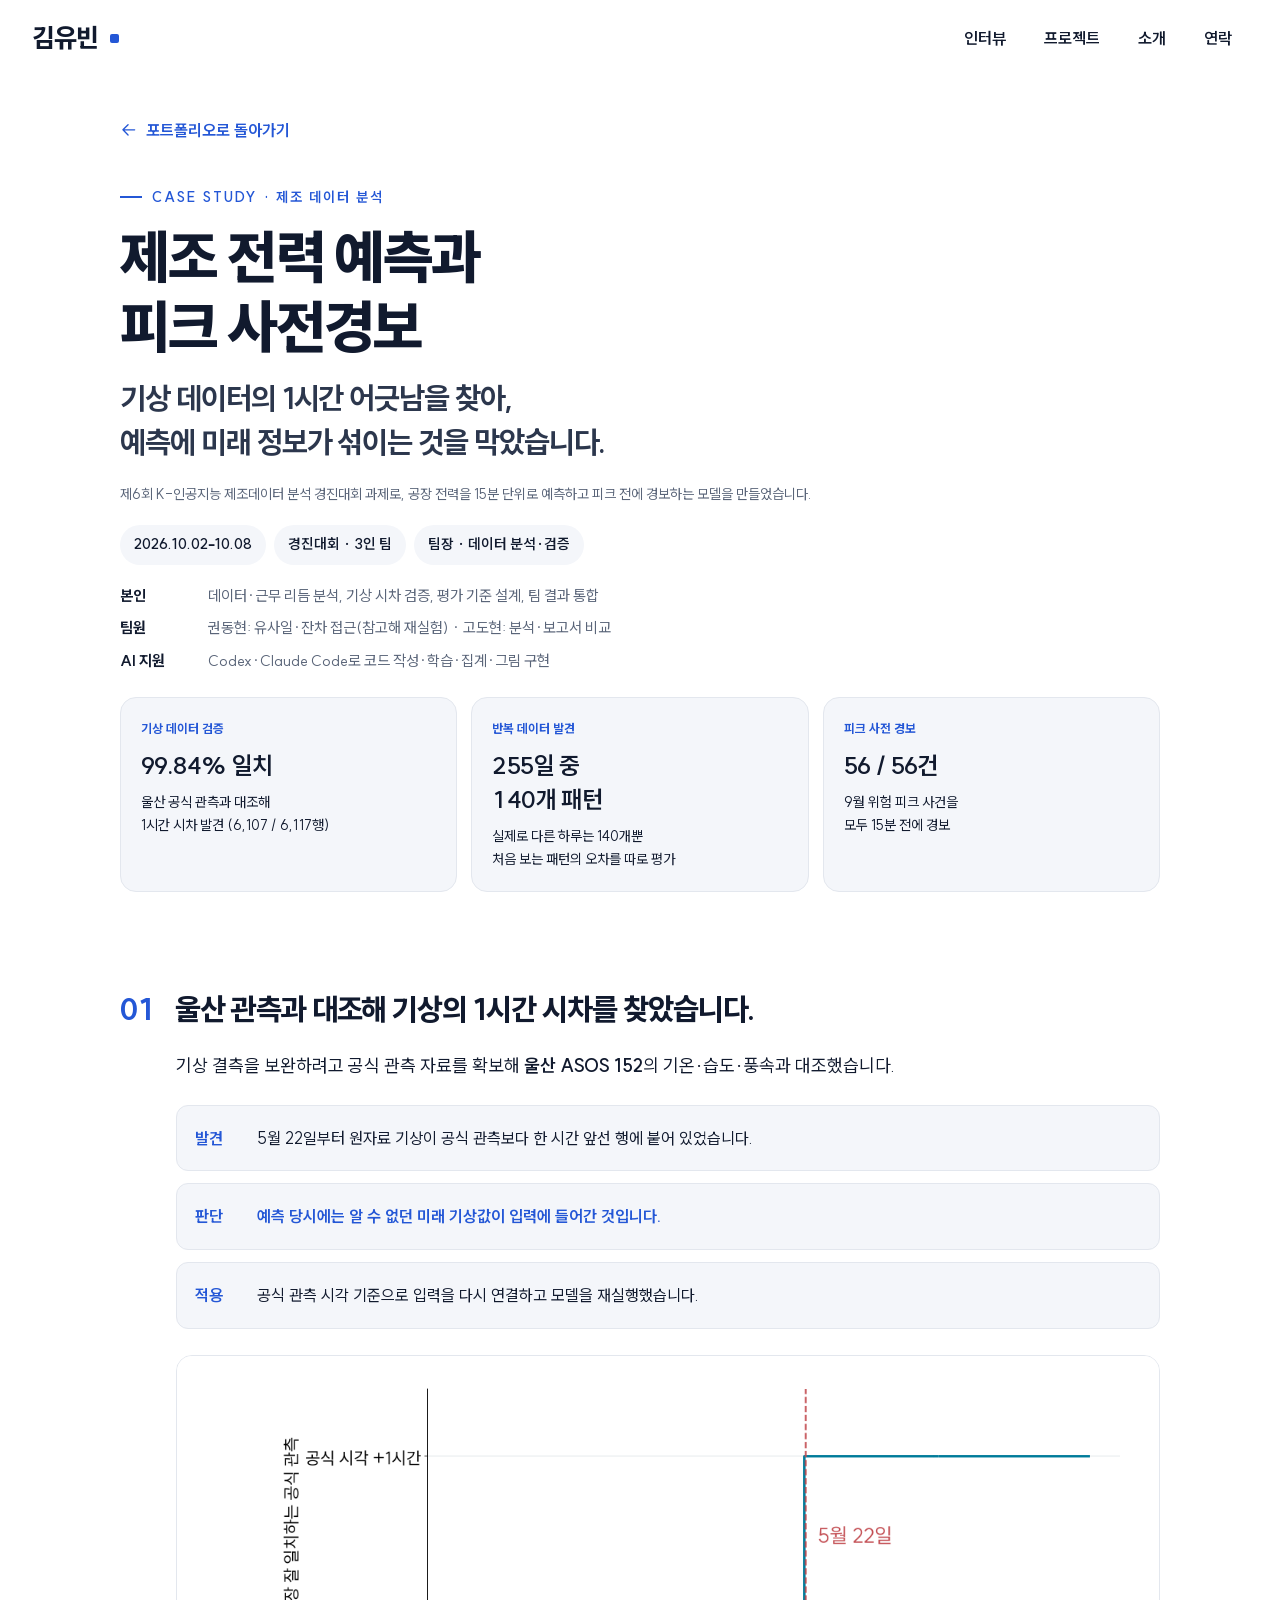
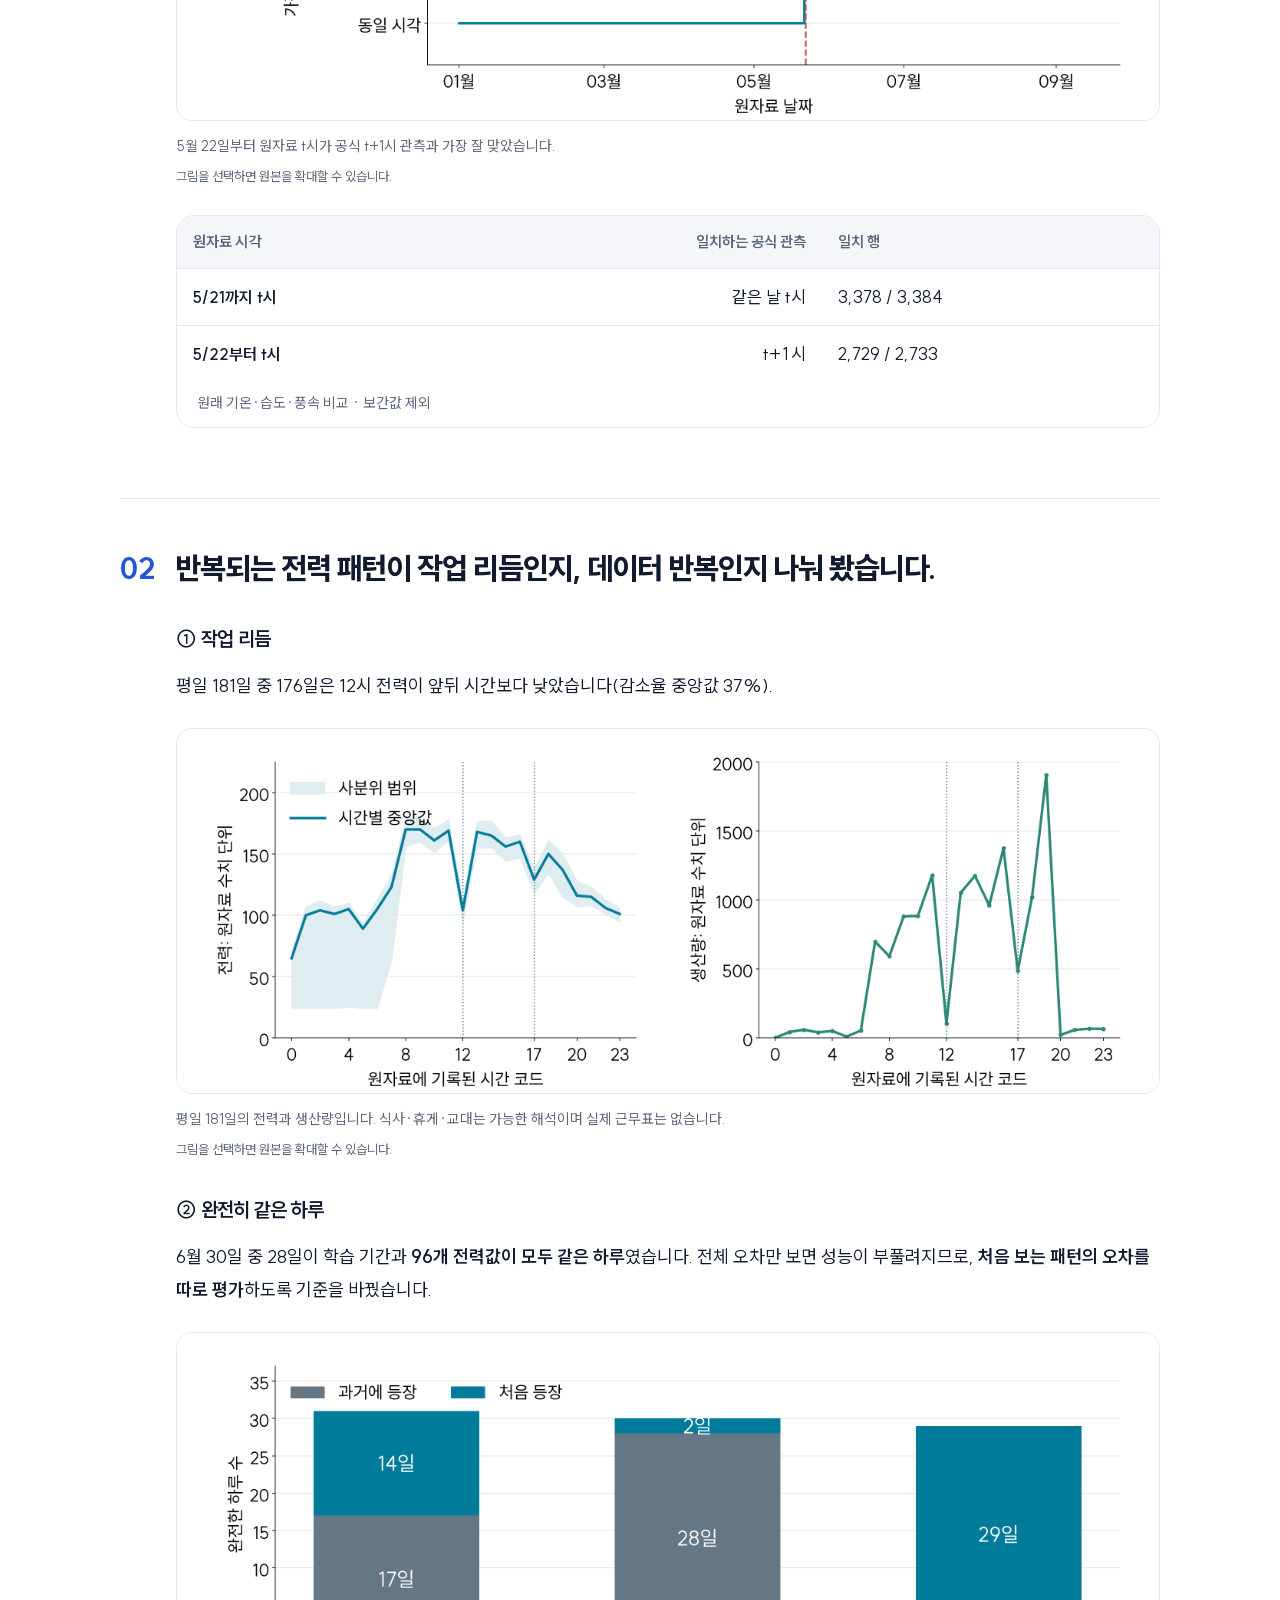
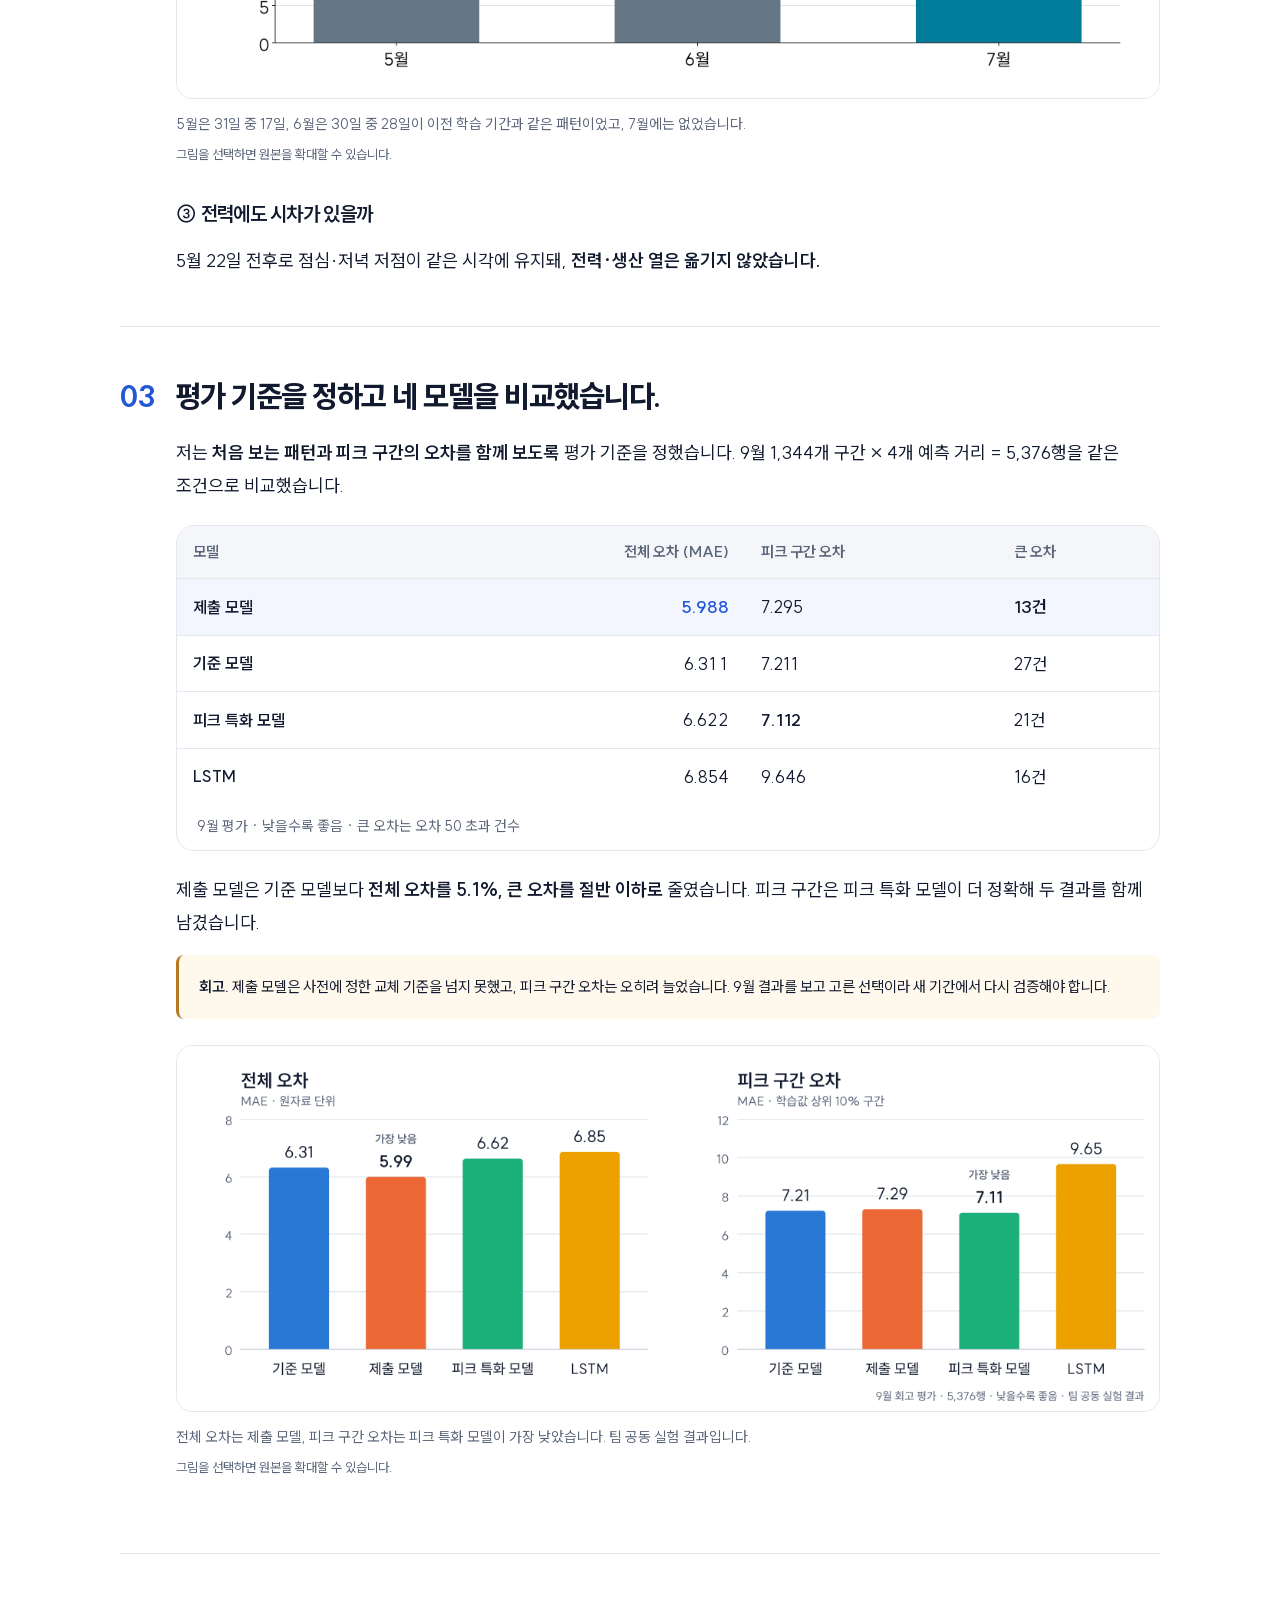
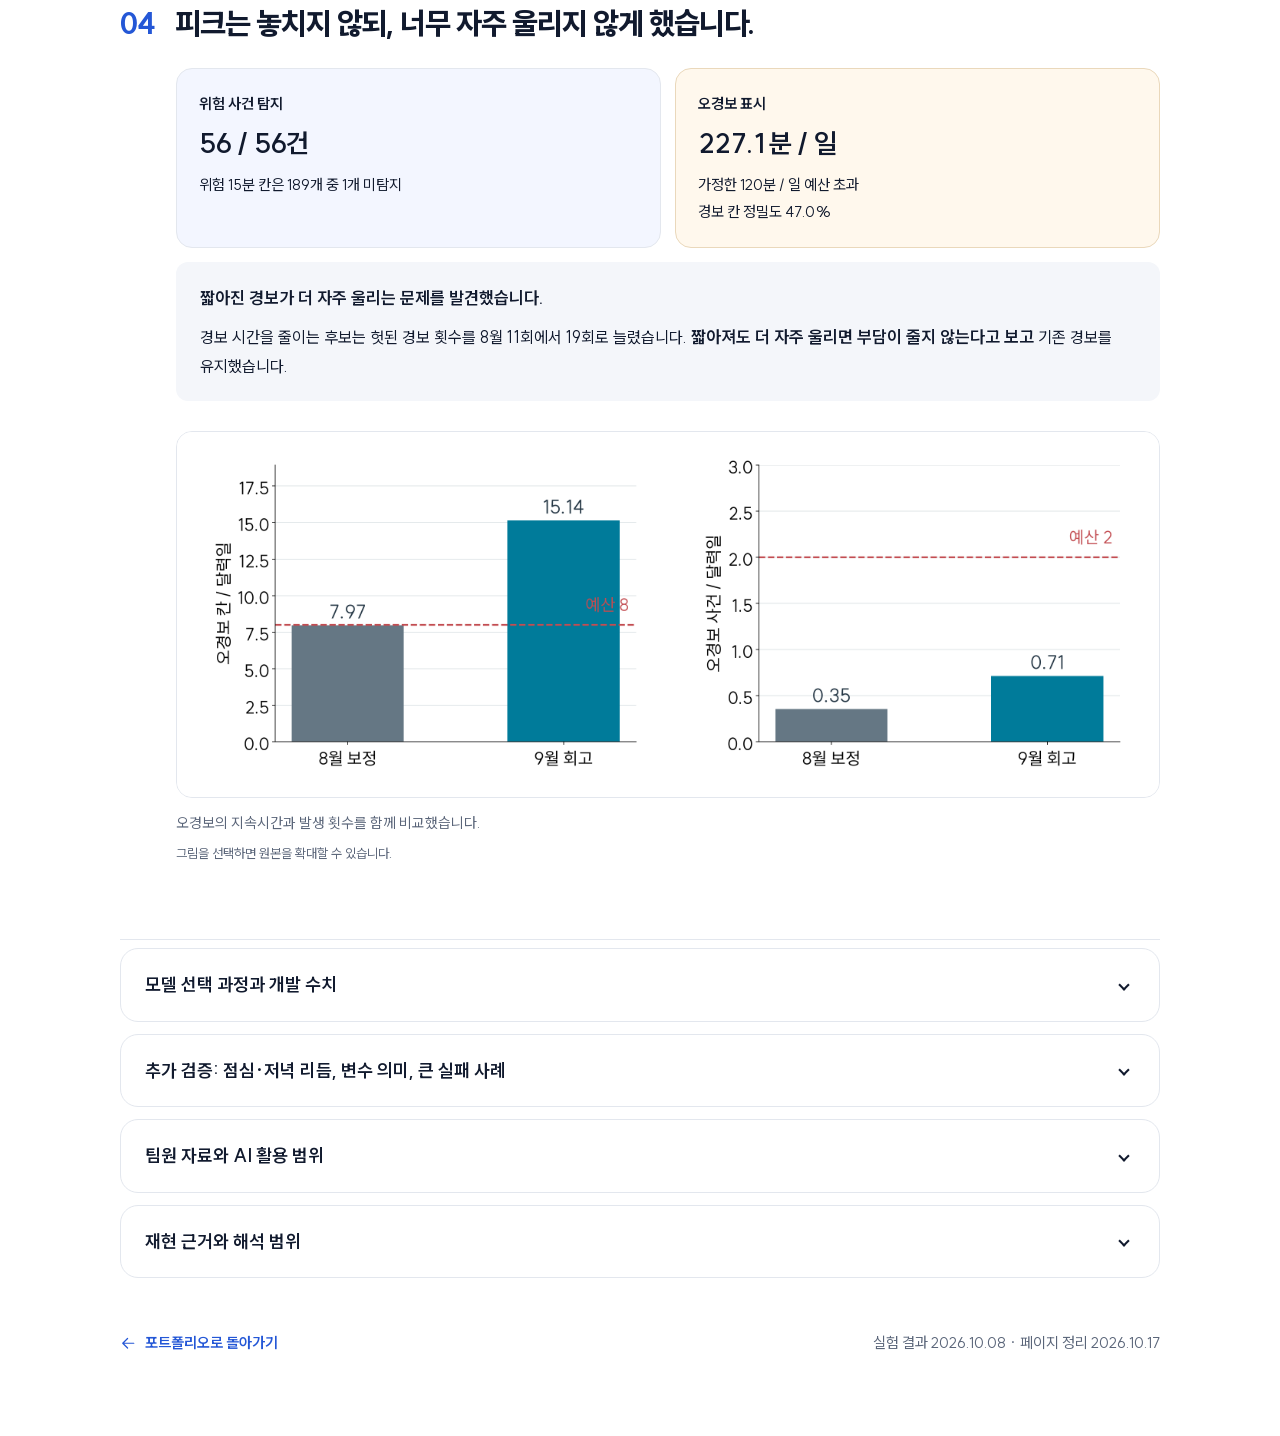
<file: power-forecast.html>
<!doctype html>
<html lang="ko">
<head>
  <meta charset="utf-8">
  <meta name="viewport" content="width=device-width, initial-scale=1">
  <meta name="description" content="김유빈의 제조 전력 분석 사례. 울산 공식 관측과 대조해 기상 데이터의 1시간 시차를 찾아 입력을 바로잡고, 반복 데이터를 고려한 평가 기준으로 팀 모델과 피크 경보를 비교했습니다.">
  <title>제조 전력 예측과 피크 사전경보 | 김유빈 포트폴리오</title>
  <link rel="icon" href="assets/favicon.svg" type="image/svg+xml">
  <link rel="preload" href="assets/SUIT-Variable.woff2" as="font" type="font/woff2" crossorigin>
  <link rel="stylesheet" href="styles.css?v=0.5.0">
  <link rel="stylesheet" href="power-forecast.css?v=0.5.0">
  <script>document.documentElement.classList.add('js');setTimeout(function(){if(!window.__siteReady)document.documentElement.classList.remove('js')},3000)</script>
  <script src="site.js?v=0.5.0" defer onerror="document.documentElement.classList.remove('js')"></script>
</head>
<body>
  <a class="skip-link" href="#main">본문 바로가기</a>
  <div class="scroll-progress" aria-hidden="true"></div>
  <header class="site-header"><div class="container header-inner">
    <a class="brand" href="./" aria-label="김유빈 포트폴리오 처음으로">김유빈<span aria-hidden="true"></span></a>
    <nav aria-label="주 메뉴"><a href="./#interview">인터뷰</a><a href="./#work">프로젝트</a><a href="./#about">소개</a><a href="./#contact">연락</a></nav>
  </div></header>

  <main class="case container power-case" id="main">
    <a class="text-link back-link" href="./#work"><svg class="icon" viewBox="0 0 24 24" aria-hidden="true"><path d="M20 12H4m7-7-7 7 7 7"/></svg> 포트폴리오로 돌아가기</a>
    <article>
<header class="case-header">
<p class="eyebrow" data-reveal>Case Study · 제조 데이터 분석</p>
<h1 data-reveal>제조 전력 예측과<br>피크 사전경보</h1>
<p class="case-headline" data-reveal>기상 데이터의 1시간 어긋남을 찾아,<br>예측에 미래 정보가 섞이는 것을 막았습니다.</p>
<p class="power-dateline">제6회 K-인공지능 제조데이터 분석 경진대회 과제로, 공장 전력을 15분 단위로 예측하고 피크 전에 경보하는 모델을 만들었습니다.</p>
<ul class="case-meta" aria-label="프로젝트 정보" data-reveal><li>2026.10.02–10.08</li><li>경진대회 · 3인 팀</li><li>팀장 · 데이터 분석·검증</li></ul>
<dl class="power-role-lines" aria-label="본인·팀원·AI 역할" data-reveal>
<div><dt>본인</dt><dd>데이터·근무 리듬 분석, 기상 시차 검증, 평가 기준 설계, 팀 결과 통합</dd></div>
<div><dt>팀원</dt><dd>권동현: 유사일·잔차 접근(참고해 재실험) · 고도현: 분석·보고서 비교</dd></div>
<div><dt>AI 지원</dt><dd>Codex·Claude Code로 코드 작성·학습·집계·그림 구현</dd></div>
</dl>
<ul class="power-overview" aria-label="핵심 수치 요약" data-reveal>
<li><span class="power-source-label">기상 데이터 검증</span><strong>99.84% 일치</strong><p>울산 공식 관측과 대조해<br>1시간 시차 발견 (6,107 / 6,117행)</p></li>
<li><span class="power-source-label">반복 데이터 발견</span><strong>255일 중<br>140개 패턴</strong><p>실제로 다른 하루는 140개뿐<br>처음 보는 패턴의 오차를 따로 평가</p></li>
<li><span class="power-source-label">피크 사전 경보</span><strong>56 / 56건</strong><p>9월 위험 피크 사건을<br>모두 15분 전에 경보</p></li>
</ul>
</header><section class="case-section" id="my-analysis" aria-labelledby="my-analysis-title"><h2 data-reveal id="my-analysis-title"><span class="step-number">01</span> 울산 관측과 대조해 기상의 1시간 시차를 찾았습니다.</h2><div class="case-content">
<p>기상 결측을 보완하려고 공식 관측 자료를 확보해 <strong>울산 ASOS 152</strong>의 기온·습도·풍속과 대조했습니다.</p>
<ol class="power-reasoning" aria-label="기상 발견에서 판단과 적용까지">
<li><strong>발견</strong><span>5월 22일부터 원자료 기상이 공식 관측보다 한 시간 앞선 행에 붙어 있었습니다.</span></li>
<li><strong>판단</strong><span><strong>예측 당시에는 알 수 없던 미래 기상값이 입력에 들어간 것입니다.</strong></span></li>
<li><strong>적용</strong><span>공식 관측 시각 기준으로 입력을 다시 연결하고 모델을 재실행했습니다.</span></li>
</ol><figure class="power-figure"><a class="power-image-link" href="assets/power-forecast/04_weather_alignment.png" target="_blank" rel="noopener noreferrer" aria-label="5월 22일 전후 날짜별로 가장 잘 맞는 울산 공식 관측 시각의 대응 원본 확대"><img src="assets/power-forecast/04_weather_alignment.png" width="2560" height="950" alt="5월 22일 전후 날짜별로 가장 잘 맞는 울산 공식 관측 시각의 대응" loading="lazy"></a><figcaption>5월 22일부터 원자료 t시가 공식 t+1시 관측과 가장 잘 맞았습니다.<span class="power-enlarge">그림을 선택하면 원본을 확대할 수 있습니다.</span></figcaption></figure><div class="table-wrap" tabindex="0" aria-label="기상 시각 대응 전후 비교"><table><caption>원래 기온·습도·풍속 비교 · 보간값 제외</caption><thead><tr><th scope="col">원자료 시각</th><th scope="col">일치하는 공식 관측</th><th scope="col">일치 행</th></tr></thead><tbody><tr><th scope="row">5/21까지 t시</th><td>같은 날 t시</td><td>3,378 / 3,384</td></tr><tr><th scope="row">5/22부터 t시</th><td>t+1시</td><td>2,729 / 2,733</td></tr></tbody></table></div>
</div></section>
<section class="case-section" id="rhythm-analysis" aria-labelledby="rhythm-analysis-title"><h2 data-reveal id="rhythm-analysis-title"><span class="step-number">02</span> 반복되는 전력 패턴이 작업 리듬인지, 데이터 반복인지 나눠 봤습니다.</h2><div class="case-content">
<h3 class="power-subheading">① 작업 리듬</h3>
<p>평일 181일 중 176일은 12시 전력이 앞뒤 시간보다 낮았습니다(감소율 중앙값 37%).</p><figure class="power-figure"><a class="power-image-link" href="assets/power-forecast/03_work_rhythm.png" target="_blank" rel="noopener noreferrer" aria-label="평일 시간별 전력 중앙값·사분위 범위와 생산량 중앙값, 12시·17시 구간 표시 원본 확대"><img src="assets/power-forecast/03_work_rhythm.png" width="2560" height="950" alt="평일 시간별 전력 중앙값·사분위 범위와 생산량 중앙값, 12시·17시 구간 표시" loading="lazy"></a><figcaption>평일 181일의 전력과 생산량입니다. 식사·휴게·교대는 가능한 해석이며 실제 근무표는 없습니다.<span class="power-enlarge">그림을 선택하면 원본을 확대할 수 있습니다.</span></figcaption></figure><h3 class="power-subheading">② 완전히 같은 하루</h3>
<p>6월 30일 중 28일이 학습 기간과 <strong>96개 전력값이 모두 같은 하루</strong>였습니다. 전체 오차만 보면 성능이 부풀려지므로, <strong>처음 보는 패턴의 오차를 따로 평가</strong>하도록 기준을 바꿨습니다.</p><figure class="power-figure"><a class="power-image-link" href="assets/power-forecast/02_repeated_profiles.png" target="_blank" rel="noopener noreferrer" aria-label="개발 월의 이전 학습 기간과 같은 전력 프로파일과 처음 등장한 프로파일 분포 원본 확대"><img src="assets/power-forecast/02_repeated_profiles.png" width="2560" height="950" alt="개발 월의 이전 학습 기간과 같은 전력 프로파일과 처음 등장한 프로파일 분포" loading="lazy"></a><figcaption>5월은 31일 중 17일, 6월은 30일 중 28일이 이전 학습 기간과 같은 패턴이었고, 7월에는 없었습니다.<span class="power-enlarge">그림을 선택하면 원본을 확대할 수 있습니다.</span></figcaption></figure><h3 class="power-subheading">③ 전력에도 시차가 있을까</h3>
<p>5월 22일 전후로 점심·저녁 저점이 같은 시각에 유지돼, <strong>전력·생산 열은 옮기지 않았습니다.</strong></p>
</div></section>
<section class="case-section" id="model-results" aria-labelledby="model-results-title"><h2 data-reveal id="model-results-title"><span class="step-number">03</span> 평가 기준을 정하고 네 모델을 비교했습니다.</h2><div class="case-content">
<div id="troubleshooting" class="power-troubleshooting">
<p>저는 <strong>처음 보는 패턴과 피크 구간의 오차를 함께 보도록</strong> 평가 기준을 정했습니다. 9월 1,344개 구간 × 4개 예측 거리 = 5,376행을 같은 조건으로 비교했습니다.</p>
<div class="table-wrap" tabindex="0" aria-label="9월 회고 평가 모델 비교표, 좁은 화면에서는 가로 스크롤"><table><caption>9월 평가 · 낮을수록 좋음 · 큰 오차는 오차 50 초과 건수</caption><thead><tr><th scope="col">모델</th><th scope="col">전체 오차 (MAE)</th><th scope="col">피크 구간 오차</th><th scope="col">큰 오차</th></tr></thead><tbody>
<tr class="is-representative"><th scope="row">제출 모델</th><td><strong>5.988</strong></td><td>7.295</td><td><strong>13건</strong></td></tr>
<tr><th scope="row">기준 모델</th><td>6.311</td><td>7.211</td><td>27건</td></tr>
<tr><th scope="row">피크 특화 모델</th><td>6.622</td><td><strong>7.112</strong></td><td>21건</td></tr>
<tr><th scope="row">LSTM</th><td>6.854</td><td>9.646</td><td>16건</td></tr>
</tbody></table></div>
<p>제출 모델은 기준 모델보다 <strong>전체 오차를 5.1%, 큰 오차를 절반 이하로</strong> 줄였습니다. 피크 구간은 피크 특화 모델이 더 정확해 두 결과를 함께 남겼습니다.</p>
<p class="power-limit"><strong>회고.</strong> 제출 모델은 사전에 정한 교체 기준을 넘지 못했고, 피크 구간 오차는 오히려 늘었습니다. 9월 결과를 보고 고른 선택이라 새 기간에서 다시 검증해야 합니다.</p>
<figure class="power-figure"><a class="power-image-link" href="assets/power-forecast/06_model_comparison.png" target="_blank" rel="noopener noreferrer" aria-label="공동 실험의 기준·제출·피크 특화·LSTM 모델의 전체 오차와 피크 구간 오차 비교 원본 확대"><img src="assets/power-forecast/06_model_comparison.png" width="2560" height="950" alt="9월 평가 막대그래프. 전체 오차: 기준 6.31, 제출 5.99, 피크 특화 6.62, LSTM 6.85. 피크 구간 오차: 기준 7.21, 제출 7.29, 피크 특화 7.11, LSTM 9.65" loading="lazy"></a><figcaption>전체 오차는 제출 모델, 피크 구간 오차는 피크 특화 모델이 가장 낮았습니다. 팀 공동 실험 결과입니다.<span class="power-enlarge">그림을 선택하면 원본을 확대할 수 있습니다.</span></figcaption></figure>
</div>
</div></section>
<section class="case-section" id="alarm-analysis" aria-labelledby="alarm-analysis-title"><h2 data-reveal id="alarm-analysis-title"><span class="step-number">04</span> 피크는 놓치지 않되, 너무 자주 울리지 않게 했습니다.</h2><div class="case-content">
<div class="power-metric-grid alarm-summary" aria-label="9월 경보 탐지와 부담 요약">
<div><span>위험 사건 탐지</span><strong>56 / 56건</strong><p>위험 15분 칸은 189개 중 1개 미탐지</p></div>
<div class="has-limit"><span>오경보 표시</span><strong>227.1분 / 일</strong><p>가정한 120분 / 일 예산 초과<br>경보 칸 정밀도 47.0%</p></div></div>
<div class="power-comparison-note"><strong>짧아진 경보가 더 자주 울리는 문제를 발견했습니다.</strong><p>경보 시간을 줄이는 후보는 헛된 경보 횟수를 8월 11회에서 19회로 늘렸습니다. <strong>짧아져도 더 자주 울리면 부담이 줄지 않는다고 보고</strong> 기존 경보를 유지했습니다.</p></div>
<figure class="power-figure"><a class="power-image-link" href="assets/power-forecast/10_alarm_burden.png" target="_blank" rel="noopener noreferrer" aria-label="8월 오경보 7.97칸·9월 15.14칸을 하루 8칸 예산과 비교, 오경보 사건 수는 각각 0.35·0.71 원본 확대"><img src="assets/power-forecast/10_alarm_burden.png" width="2560" height="950" alt="8월 오경보 7.97칸·9월 15.14칸을 하루 8칸 예산과 비교, 오경보 사건 수는 각각 0.35·0.71" loading="lazy"></a><figcaption>오경보의 지속시간과 발생 횟수를 함께 비교했습니다.<span class="power-enlarge">그림을 선택하면 원본을 확대할 수 있습니다.</span></figcaption></figure>
</div></section>
<div class="disclosures">
<details><summary>모델 선택 과정과 개발 수치</summary><div>
<p><strong>이름 대응:</strong> 기준 모델 = Q1(HGB 혼합), 제출 모델 = Q2(LightGBM 혼합), 피크 특화 모델 = Q3(고전력 가중 잔차). 피크 구간은 학습값 상위 10%(9월 기준 169 이상)입니다.</p>
<p><strong>평가 순서:</strong> 5~7월 개발 → 1~7월 최종 학습 → 8월 경보 보정 → 9월 회고.</p>
<ol class="power-stage-grid" aria-label="단계별 문제, 시도, 검증과 판단"><li class="power-stage"><div class="power-stage-heading"><span class="power-stage-number">01</span><h3>기준 모델</h3></div><p class="power-stage-status">비교 기준으로 유지</p><dl><div><dt>시도</dt><dd>직접 예측과 유사일·잔차 예측을 50:50으로 혼합했습니다.</dd></div><div><dt>검증</dt><dd>처음 보는 패턴의 개발 MAE <strong>6.632</strong>.</dd></div></dl></li><li class="power-stage"><div class="power-stage-heading"><span class="power-stage-number">02</span><h3>제출 모델 · LSTM</h3></div><p class="power-stage-status">교체 기준 미충족 · LSTM 미채택</p><dl><div><dt>시도</dt><dd>재가동 정보·LightGBM 혼합과 LSTM을 비교했습니다.</dd></div><div><dt>검증</dt><dd>처음 보는 패턴 MAE <strong>0.12% 개선</strong>, 그중 피크 구간 <strong>14.83% 악화</strong>.</dd></div></dl></li><li class="power-stage"><div class="power-stage-heading"><span class="power-stage-number">03</span><h3>피크 특화 모델</h3></div><p class="power-stage-status">5% 악화 제한 통과</p><dl><div><dt>시도</dt><dd>피크 표본의 학습 가중치를 2배로 둔 잔차 모델.</dd></div><div><dt>검증</dt><dd>기준 모델 대비 처음 보는 패턴의 피크 오차 <strong>14.22% 감소</strong>, 전체 개발 MAE 2.26% 증가.</dd></div></dl></li><li class="power-stage"><div class="power-stage-heading"><span class="power-stage-number">04</span><h3>제출 선택</h3></div><p class="power-stage-status">9월 회고까지 고려</p><dl><div><dt>비교</dt><dd>9월 MAE <strong>5.988 / 6.622</strong>, 큰 오차 <strong>13 / 21건</strong> (제출 / 피크 특화).</dd></div><div><dt>판단</dt><dd>전체 오차와 큰 오차 부담을 보고 제출 모델을 정하고, 피크 특화 결과도 남겼습니다.</dd></div></dl></li></ol>
<p><strong>사전 교체 기준:</strong> 처음 보는 패턴의 MAE가 1% 이상 개선되고, 전체 MAE와 처음 보는 패턴의 피크 오차가 각각 5% 넘게 악화되지 않아야 했습니다.</p>
<p><strong>개발 지표:</strong> 기준 → 제출 모델의 처음 보는 패턴 MAE는 6.632 → 6.624, 그중 피크 구간은 11.812 → 13.563입니다. 피크 특화 모델은 11.812 → 10.132, 개발 전체 MAE는 6.488 → 6.635입니다. LSTM 단독은 8.120이며 트리와 섞은 후보도 미채택했습니다.</p>
<div class="power-model-flow" aria-label="직접 예측과 유사일 잔차 예측의 고정 혼합"><div><strong>직접 예측</strong><span>과거 관측 → LightGBM → 전력값</span></div><div><strong>유사일 + 잔차</strong><span>과거 유사일 기준선 + 학습한 차이</span></div><p>두 예측의 고정 50:50 평균</p></div>
<p>원자료 네 전력 열을 15분 시간축으로 펼쳐 발행 후 15·30·45·60분에 끝나는 네 칸을 예측했습니다. 유사일은 발행 당시 관측이 끝난 최근 42일 중 최대 3일에서 골랐고, 미래 목표값·당일 최종 생산량은 쓰지 않았습니다.</p>
</div></details>
<details><summary>추가 검증: 점심·저녁 리듬, 변수 의미, 큰 실패 사례</summary><div>
<figure class="power-figure"><a class="power-image-link" href="assets/power-forecast/lunch_comparison.png" target="_blank" rel="noopener noreferrer" aria-label="5월 22일 전후 시간 평균 전력의 중앙값과 사분위 범위 비교, 두 기간 모두 12시 저점과 13시 회복 원본 확대"><img src="assets/power-forecast/lunch_comparison.png" width="1700" height="1020" alt="5월 22일 전후 시간 평균 전력의 중앙값과 사분위 범위 비교, 두 기간 모두 12시 저점과 13시 회복" loading="lazy"></a><figcaption>4/24–5/21 대 5/22–6/18의 월~금 각 20일입니다. 12시가 유일한 최저인 날은 전 19/20일·후 20/20일입니다.<span class="power-enlarge">그림을 선택하면 원본을 확대할 수 있습니다.</span></figcaption></figure>
<figure class="power-figure"><a class="power-image-link" href="assets/power-forecast/evening_comparison.png" target="_blank" rel="noopener noreferrer" aria-label="5월 22일 전후 17시 전력 감소·18시 반등과 19→20시 생산량 변화 원본 확대"><img src="assets/power-forecast/evening_comparison.png" width="1700" height="1360" alt="5월 22일 전후 17시 전력 감소·18시 반등과 19→20시 생산량 변화" loading="lazy"></a><figcaption>같은 전후 20평일 비교입니다. 17시 하락·18시 반등과 19→20시 생산 급감이 같은 기록 시각에 유지됐습니다.<span class="power-enlarge">그림을 선택하면 원본을 확대할 수 있습니다.</span></figcaption></figure>
<p><strong>반복 패턴 상세:</strong> 원본 6,168행 중 시간 오류 48행을 격리했습니다. 96개 전력값이 모두 같은 날짜 쌍은 302개이고, 그중 178쌍은 생산량이 달랐습니다. 반복 여부는 채점에만 쓰고 예측 입력에는 넣지 않았습니다.</p>
<p><strong>변수 의미:</strong> 인건비(09–17시 1, 그 외 1.5)는 시급 배율로 추정했고, 생산량 ÷ 공장인원이 대부분 정수인 점을 확인했습니다. 정의가 불명확하거나 미래에 알 수 없는 변수는 주요 입력에서 제외했습니다.</p>
<figure class="power-figure"><a class="power-image-link" href="assets/power-forecast/08_failure_case.png" target="_blank" rel="noopener noreferrer" aria-label="9월 8일 11시 30분 발행 예측, 12시~12시 15분 실제 전력 0, 제출 모델 예측 116.4 원본 확대"><img src="assets/power-forecast/08_failure_case.png" width="2560" height="950" alt="9월 8일 11시 30분 발행 예측, 12시~12시 15분 실제 전력 0, 제출 모델 예측 116.4" loading="lazy"></a><figcaption>가장 큰 실패 사례입니다. 9/8 12:00–12:15 실제 전력은 0, 예측은 116.4였고 설비 기록이 없어 원인을 확인하지 못했습니다.<span class="power-enlarge">그림을 선택하면 원본을 확대할 수 있습니다.</span></figcaption></figure>
<figure class="power-figure"><a class="power-image-link" href="assets/power-forecast/14_alarm_tradeoff.png" target="_blank" rel="noopener noreferrer" aria-label="오경보 칸과 미탐지 칸의 교환을 나타낸 8월·9월 경보 민감도 곡선 원본 확대"><img src="assets/power-forecast/14_alarm_tradeoff.png" width="2560" height="950" alt="오경보 칸과 미탐지 칸의 교환을 나타낸 8월·9월 경보 민감도 곡선" loading="lazy"></a><figcaption>경보 임계값은 8월에서 정하고 9월에는 고정했습니다.<span class="power-enlarge">그림을 선택하면 원본을 확대할 수 있습니다.</span></figcaption></figure>
</div></details>
<details><summary>팀원 자료와 AI 활용 범위</summary><div>
<p><strong>권동현:</strong> 유사일·잔차 아이디어와 최근 42일·최대 3일 기준을 참고해, 발행 당시 관측 가능한 정보만 쓰는 조건에서 다시 실험했습니다. 모든 설정이 최종 채택된 것은 아닙니다.</p>
<p><strong>고도현:</strong> 생산 패턴·월별 검증·조건별 오류·일정 제약을 비교했습니다. 최종 보고서에서 참고한 그림은 출처를 표시했고, 이 페이지에는 쓰지 않았습니다.</p>
<p><strong>AI 활용:</strong> 전처리·모델·평가·테스트·시각화 코드는 Codex·Claude Code가 작성하고 학습·집계를 수행했습니다. 기상 누출 지적은 공식 시각 대조 결과와 입력 코드를 근거로 두 도구의 의견을 교차검토해 판단했습니다.</p>
<a class="text-link" href="evidence/power-forecast/contributions.json" target="_blank" rel="noopener noreferrer">역할·참고 접근 정리 (JSON)</a></div></details>
<details><summary>재현 근거와 해석 범위</summary><div>
<p>발행 이후 전력·생산량을 바꿔도 입력과 LSTM 시퀀스가 변하지 않는지 검사했습니다. 제출 패키지는 99개 테스트와 9월 전력 5,376행·경보 1,343행 재예측으로 검증했고, 저장 예측과의 최대 차이는 약 2.84×10⁻¹⁴입니다.</p>
<ol>
<li><strong>9월은 회고 평가:</strong> 이미 탐색한 기간이라 독립 시험으로 해석하지 않습니다.</li>
<li><strong>기상:</strong> 울산 관측과의 일치가 공장 위치를 확정하지 않습니다. 15분 실험은 관측 후 1시간부터 쓸 수 있다고 가정했습니다.</li>
<li><strong>시간·단위:</strong> 원자료 시각의 시작·완료 정의와 kW·kWh 단위는 미확인이며, 비용·절감률로 환산하지 않습니다.</li>
<li><strong>현장 효과:</strong> 아침·점심 후 설비 순차 가동과 작업 분산을 제안했지만, 실제 가동 변경이나 절감은 측정하지 않았습니다.</li>
</ol>
<div class="evidence-links"><a href="evidence/power-forecast/metrics.json" target="_blank" rel="noopener noreferrer">평가·검증 요약 (JSON)</a><a href="evidence/power-forecast/model_comparison.csv" target="_blank" rel="noopener noreferrer">모델 비교 (CSV)</a><a href="evidence/power-forecast/analysis_summary.json" target="_blank" rel="noopener noreferrer">기상·분석 집계 (JSON)</a><a href="evidence/power-forecast/README.md" target="_blank" rel="noopener noreferrer">수치 출처와 해석 범위</a></div></div></details></div>
    </article>
    <div class="case-footer"><a class="text-link" href="./#work"><svg class="icon" viewBox="0 0 24 24" aria-hidden="true"><path d="M20 12H4m7-7-7 7 7 7"/></svg> 포트폴리오로 돌아가기</a><span>실험 결과 2026.10.08 · 페이지 정리 2026.10.17</span></div>
  </main>
</body>
</html>
</file>
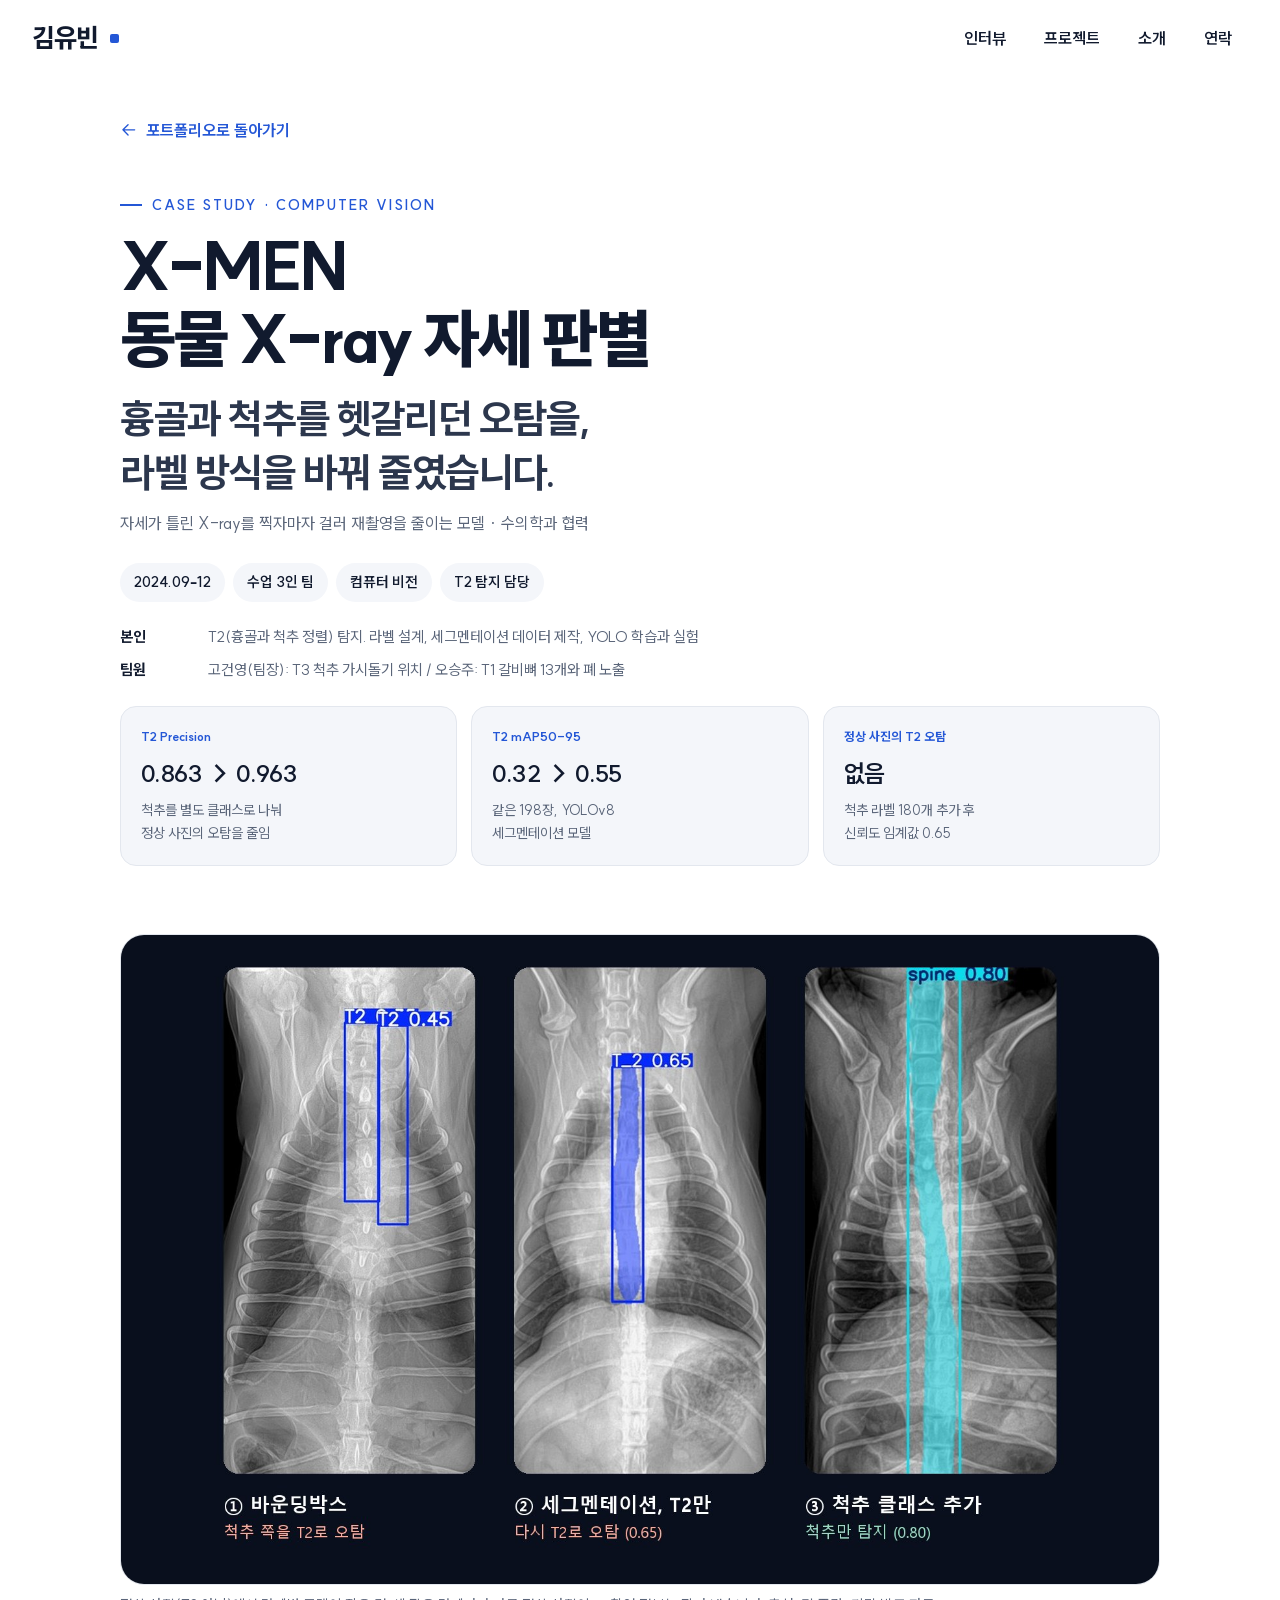
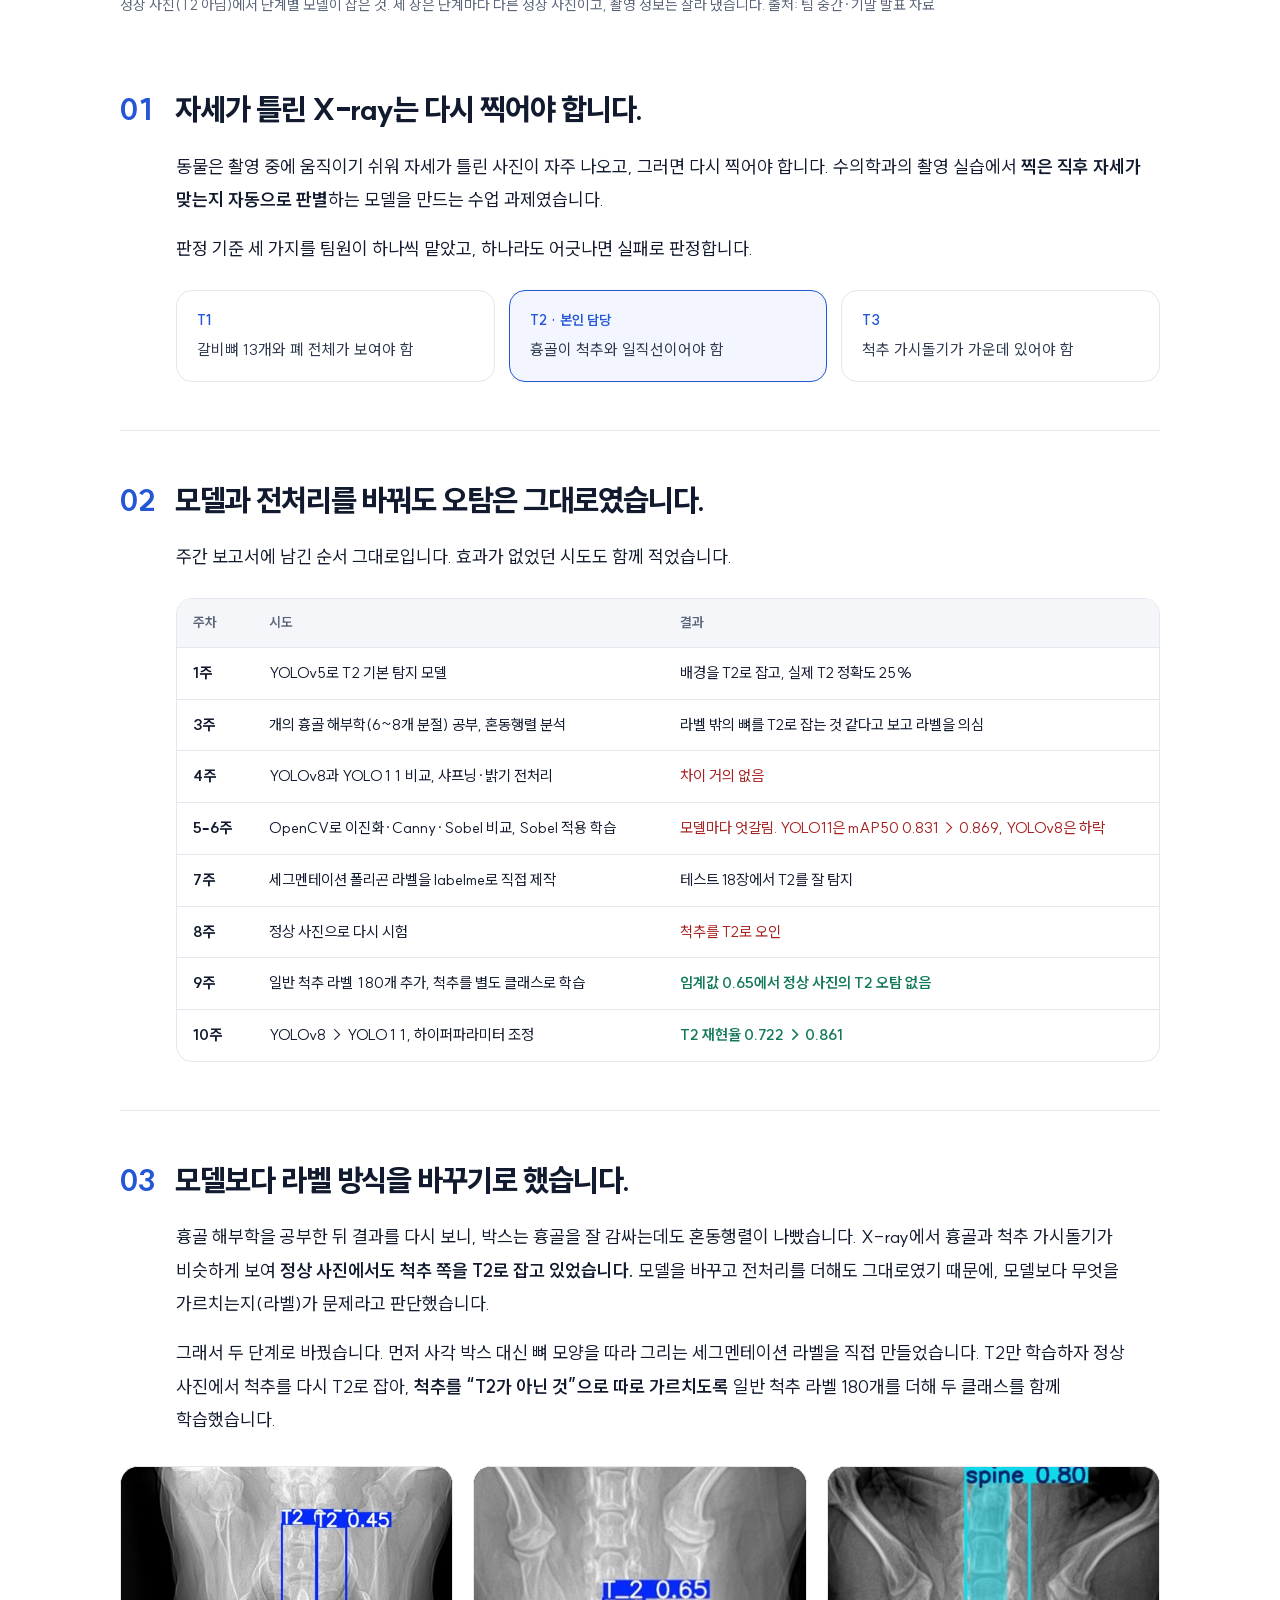
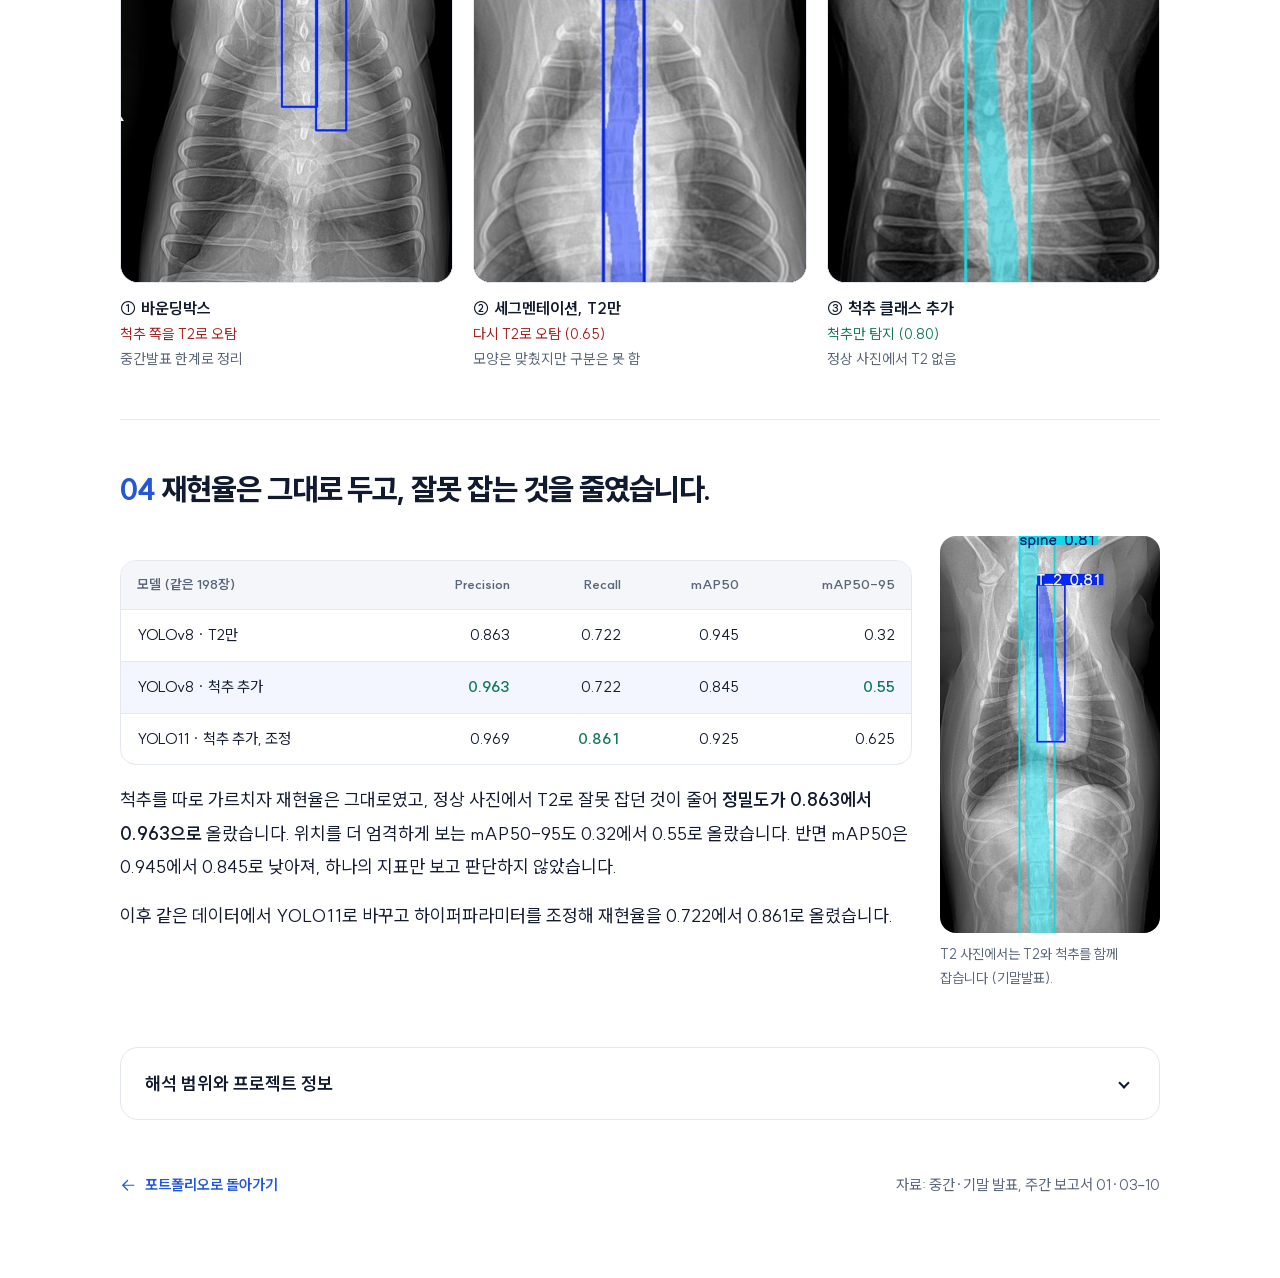
<file: xmen.html>
<!doctype html>
<html lang="ko">
<head>
  <meta charset="utf-8">
  <meta name="viewport" content="width=device-width, initial-scale=1">
  <meta name="description" content="X-MEN 동물 X-ray 자세 판별. 흉골 정렬 이상(T2) 탐지에서 척추를 T2로 잡던 오탐을 세그멘테이션 라벨과 척추 클래스 분리로 줄인 수업 팀 프로젝트(수의학과 협력)입니다.">
  <title>X-MEN 동물 X-ray 자세 판별 | 김유빈 포트폴리오</title>
  <link rel="icon" href="assets/favicon.svg" type="image/svg+xml">
  <link rel="preload" href="assets/SUIT-Variable.woff2" as="font" type="font/woff2" crossorigin>
  <link rel="stylesheet" href="styles.css?v=0.5.0">
  <link rel="stylesheet" href="xmen.css?v=0.5.0">
  <script>document.documentElement.classList.add('js');setTimeout(function(){if(!window.__siteReady)document.documentElement.classList.remove('js')},3000)</script>
  <script src="projects.js?v=0.5.0" defer></script>
  <script src="site.js?v=0.5.0" defer onerror="document.documentElement.classList.remove('js')"></script>
</head>
<body>
  <a class="skip-link" href="#main">본문 바로가기</a>
  <div class="scroll-progress" aria-hidden="true"></div>
  <header class="site-header"><div class="container header-inner">
    <a class="brand" href="./" aria-label="김유빈 포트폴리오 처음으로">김유빈<span aria-hidden="true"></span></a>
    <nav aria-label="주 메뉴"><a href="./#interview">인터뷰</a><a href="./#work">프로젝트</a><a href="./#about">소개</a><a href="./#contact">연락</a></nav>
  </div></header>
  <main class="case container xm-case" id="main">
    <a class="text-link back-link" href="./#work"><svg class="icon" viewBox="0 0 24 24" aria-hidden="true"><path d="M20 12H4m7-7-7 7 7 7"/></svg> 포트폴리오로 돌아가기</a>
    <article>
      <header class="case-header">
        <p class="eyebrow" data-reveal>Case Study · Computer Vision</p>
        <h1 data-reveal data-delay="1">X-MEN<br>동물 X-ray 자세 판별</h1>
        <p class="case-headline" data-reveal data-delay="2">흉골과 척추를 헷갈리던 오탐을,<br>라벨 방식을 바꿔 줄였습니다.</p>
        <p class="case-subline" data-reveal data-delay="2">자세가 틀린 X-ray를 찍자마자 걸러 재촬영을 줄이는 모델 · 수의학과 협력</p>
        <ul class="case-meta" aria-label="프로젝트 정보" data-reveal data-delay="3"><li>2024.09–12</li><li>수업 3인 팀</li><li>컴퓨터 비전</li><li>T2 탐지 담당</li></ul>
        <dl class="case-roles" aria-label="본인·팀원 역할">
          <div><dt>본인</dt><dd>T2(흉골과 척추 정렬) 탐지. 라벨 설계, 세그멘테이션 데이터 제작, YOLO 학습과 실험</dd></div>
          <div><dt>팀원</dt><dd>고건영(팀장): T3 척추 가시돌기 위치 / 오승주: T1 갈비뼈 13개와 폐 노출</dd></div>
        </dl>
        <ul class="case-stats" aria-label="핵심 수치 요약">
          <li><span>T2 Precision</span><strong>0.863 → 0.963</strong><p>척추를 별도 클래스로 나눠<br>정상 사진의 오탐을 줄임</p></li>
          <li><span>T2 mAP50-95</span><strong>0.32 → 0.55</strong><p>같은 198장, YOLOv8<br>세그멘테이션 모델</p></li>
          <li><span>정상 사진의 T2 오탐</span><strong>없음</strong><p>척추 라벨 180개 추가 후<br>신뢰도 임계값 0.65</p></li>
        </ul>
      </header>
      <figure data-reveal="scale">
        <a class="xm-cover" href="assets/xmen/cover.jpg" target="_blank" rel="noopener" aria-label="단계별 탐지 비교 크게 보기">
          <img src="assets/xmen/cover.jpg" alt="정상 X-ray 사진에서 바운딩박스 모델은 척추 쪽을 T2로, T2만 학습한 세그멘테이션 모델은 다시 T2(0.65)로 잡고, 척추 클래스를 추가한 모델은 척추(0.80)만 잡은 단계별 비교" width="1600" height="1000" fetchpriority="high">
        </a>
        <figcaption class="case-cover-caption">정상 사진(T2 아님)에서 단계별 모델이 잡은 것. 세 장은 단계마다 다른 정상 사진이고, 촬영 정보는 잘라 냈습니다. 출처: 팀 중간·기말 발표 자료</figcaption>
      </figure>

      <section class="case-section" aria-labelledby="task-title" data-reveal>
        <h2 id="task-title"><span class="step-number">01</span> 자세가 틀린 X-ray는 다시 찍어야 합니다.</h2>
        <div class="case-content">
          <p>동물은 촬영 중에 움직이기 쉬워 자세가 틀린 사진이 자주 나오고, 그러면 다시 찍어야 합니다. 수의학과의 촬영 실습에서 <strong>찍은 직후 자세가 맞는지 자동으로 판별</strong>하는 모델을 만드는 수업 과제였습니다.</p>
          <p>판정 기준 세 가지를 팀원이 하나씩 맡았고, 하나라도 어긋나면 실패로 판정합니다.</p>
          <ul class="xm-criteria">
            <li><strong>T1</strong>갈비뼈 13개와 폐 전체가 보여야 함</li>
            <li class="mine"><strong>T2 · 본인 담당</strong>흉골이 척추와 일직선이어야 함</li>
            <li><strong>T3</strong>척추 가시돌기가 가운데 있어야 함</li>
          </ul>
        </div>
      </section>

      <section class="case-section" aria-labelledby="weeks-title">
        <h2 id="weeks-title" data-reveal><span class="step-number">02</span> 모델과 전처리를 바꿔도 오탐은 그대로였습니다.</h2>
        <div class="case-content" data-reveal>
          <p>주간 보고서에 남긴 순서 그대로입니다. 효과가 없었던 시도도 함께 적었습니다.</p>
          <div class="xm-table-wrap" tabindex="0" role="region" aria-label="주차별 실험 표, 가로로 스크롤할 수 있습니다">
            <table class="xm-table xm-weeks">
              <thead><tr><th scope="col">주차</th><th scope="col">시도</th><th scope="col">결과</th></tr></thead>
              <tbody>
                <tr><td>1주</td><td>YOLOv5로 T2 기본 탐지 모델</td><td>배경을 T2로 잡고, 실제 T2 정확도 25%</td></tr>
                <tr><td>3주</td><td>개의 흉골 해부학(6~8개 분절) 공부, 혼동행렬 분석</td><td>라벨 밖의 뼈를 T2로 잡는 것 같다고 보고 라벨을 의심</td></tr>
                <tr><td>4주</td><td>YOLOv8과 YOLO11 비교, 샤프닝·밝기 전처리</td><td class="bad">차이 거의 없음</td></tr>
                <tr><td>5–6주</td><td>OpenCV로 이진화·Canny·Sobel 비교, Sobel 적용 학습</td><td class="bad">모델마다 엇갈림. YOLO11은 mAP50 0.831 → 0.869, YOLOv8은 하락</td></tr>
                <tr><td>7주</td><td>세그멘테이션 폴리곤 라벨을 labelme로 직접 제작</td><td>테스트 18장에서 T2를 잘 탐지</td></tr>
                <tr><td>8주</td><td>정상 사진으로 다시 시험</td><td class="bad">척추를 T2로 오인</td></tr>
                <tr><td>9주</td><td>일반 척추 라벨 180개 추가, 척추를 별도 클래스로 학습</td><td class="good">임계값 0.65에서 정상 사진의 T2 오탐 없음</td></tr>
                <tr><td>10주</td><td>YOLOv8 → YOLO11, 하이퍼파라미터 조정</td><td class="good">T2 재현율 0.722 → 0.861</td></tr>
              </tbody>
            </table>
          </div>
        </div>
      </section>

      <section class="case-section" id="labels" aria-labelledby="labels-title">
        <h2 id="labels-title" data-reveal><span class="step-number">03</span> 모델보다 라벨 방식을 바꾸기로 했습니다.</h2>
        <div class="case-content" data-reveal>
          <p>흉골 해부학을 공부한 뒤 결과를 다시 보니, 박스는 흉골을 잘 감싸는데도 혼동행렬이 나빴습니다. X-ray에서 흉골과 척추 가시돌기가 비슷하게 보여 <strong>정상 사진에서도 척추 쪽을 T2로 잡고 있었습니다.</strong> 모델을 바꾸고 전처리를 더해도 그대로였기 때문에, 모델보다 무엇을 가르치는지(라벨)가 문제라고 판단했습니다.</p>
          <p>그래서 두 단계로 바꿨습니다. 먼저 사각 박스 대신 뼈 모양을 따라 그리는 세그멘테이션 라벨을 직접 만들었습니다. T2만 학습하자 정상 사진에서 척추를 다시 T2로 잡아, <strong>척추를 “T2가 아닌 것”으로 따로 가르치도록</strong> 일반 척추 라벨 180개를 더해 두 클래스를 함께 학습했습니다.</p>
        </div>
        <div class="xm-steps">
          <figure><a href="assets/xmen/step1-bbox.jpg" target="_blank" rel="noopener" aria-label="바운딩박스 단계 사진 크게 보기"><img src="assets/xmen/step1-bbox.jpg" alt="정상 사진에서 바운딩박스 모델이 척추 쪽에 T2 박스 두 개(0.45 등)를 그린 결과" width="439" height="687" loading="lazy"></a><figcaption><strong>① 바운딩박스</strong><span class="miss">척추 쪽을 T2로 오탐</span><br>중간발표 한계로 정리</figcaption></figure>
          <figure><a href="assets/xmen/step2-seg-t2only.jpg" target="_blank" rel="noopener" aria-label="세그멘테이션 T2만 학습한 단계 사진 크게 보기"><img src="assets/xmen/step2-seg-t2only.jpg" alt="정상 사진에서 T2만 학습한 세그멘테이션 모델이 척추 부위를 T2 0.65로 칠한 결과" width="330" height="664" loading="lazy"></a><figcaption><strong>② 세그멘테이션, T2만</strong><span class="miss">다시 T2로 오탐 (0.65)</span><br>모양은 맞췄지만 구분은 못 함</figcaption></figure>
          <figure><a href="assets/xmen/step3-spine-class.jpg" target="_blank" rel="noopener" aria-label="척추 클래스 추가 단계 사진 크게 보기"><img src="assets/xmen/step3-spine-class.jpg" alt="정상 사진에서 척추 클래스를 추가한 모델이 spine 0.80만 표시하고 T2는 잡지 않은 결과" width="389" height="730" loading="lazy"></a><figcaption><strong>③ 척추 클래스 추가</strong><span class="hit">척추만 탐지 (0.80)</span><br>정상 사진에서 T2 없음</figcaption></figure>
        </div>
      </section>

      <section class="case-section service-section" aria-labelledby="result-title">
        <h2 id="result-title" data-reveal><span class="step-number">04</span> 재현율은 그대로 두고, 잘못 잡는 것을 줄였습니다.</h2>
        <div class="xm-result" data-reveal>
          <div class="case-content" style="padding-left:0">
            <div class="xm-table-wrap" tabindex="0" role="region" aria-label="T2 성능 비교 표, 가로로 스크롤할 수 있습니다">
              <table class="xm-table xm-metrics">
                <thead><tr><th scope="col">모델 (같은 198장)</th><th scope="col" class="num">Precision</th><th scope="col" class="num">Recall</th><th scope="col" class="num">mAP50</th><th scope="col" class="num">mAP50-95</th></tr></thead>
                <tbody>
                  <tr><td>YOLOv8 · T2만</td><td class="num">0.863</td><td class="num">0.722</td><td class="num">0.945</td><td class="num">0.32</td></tr>
                  <tr class="key"><td>YOLOv8 · 척추 추가</td><td class="num good">0.963</td><td class="num">0.722</td><td class="num">0.845</td><td class="num good">0.55</td></tr>
                  <tr><td>YOLO11 · 척추 추가, 조정</td><td class="num">0.969</td><td class="num good">0.861</td><td class="num">0.925</td><td class="num">0.625</td></tr>
                </tbody>
              </table>
            </div>
            <p style="margin-top:18px">척추를 따로 가르치자 재현율은 그대로였고, 정상 사진에서 T2로 잘못 잡던 것이 줄어 <strong>정밀도가 0.863에서 0.963으로</strong> 올랐습니다. 위치를 더 엄격하게 보는 mAP50-95도 0.32에서 0.55로 올랐습니다. 반면 mAP50은 0.945에서 0.845로 낮아져, 하나의 지표만 보고 판단하지 않았습니다.</p>
            <p>이후 같은 데이터에서 YOLO11로 바꾸고 하이퍼파라미터를 조정해 재현율을 0.722에서 0.861로 올렸습니다.</p>
          </div>
          <figure><a href="assets/xmen/t2-detected.jpg" target="_blank" rel="noopener" aria-label="T2 사진 탐지 결과 크게 보기"><img src="assets/xmen/t2-detected.jpg" alt="T2 사진에서 모델이 T2 0.81과 spine 0.81을 함께 표시한 결과" width="405" height="731" loading="lazy"></a><figcaption>T2 사진에서는 T2와 척추를 함께 잡습니다 (기말발표).</figcaption></figure>
        </div>
      </section>

      <div class="disclosures" data-reveal>
        <details><summary>해석 범위와 프로젝트 정보</summary><div>
          <ol>
            <li><strong>데이터:</strong> 세그멘테이션 198장(학습 144, 검증 36, 테스트 18). 수의학 전공이 아니어서 눈으로 T2를 찾지 못한 사진은 7주차에 데이터에서 뺐습니다.</li>
            <li><strong>검증 범위:</strong> 수업 과제로 외부 데이터나 현장 검증은 하지 않았습니다. 수치는 팀 중간·기말 발표 자료와 주간 보고서의 표입니다.</li>
            <li><strong>수치 출처:</strong> 기말발표에는 YOLOv8 결과까지 실렸고, YOLO11 결과(재현율 0.861)는 10주차 보고서에 있습니다. 1주차 수치는 YOLOv5 기본 모델의 결과입니다.</li>
            <li><strong>팀:</strong> 충북대 2024년 2학기 인공지능 수업 3인 팀(X-MANS). 팀 전체로는 YOLO, ResNet-50, Faster R-CNN, DETR, EfficientNet, ViT 등을 비교했고, 본인은 T2의 YOLO 계열을 맡았습니다.</li>
            <li><strong>남은 과제:</strong> 기말발표 때는 척추 세그멘테이션의 가운데가 끊기는 문제가 있었고(10주차 조정 후 개선), DeepLab v3+나 SAM을 다음 시도로 정리했습니다.</li>
          </ol>
        </div></details>
      </div>
    </article>
    <div class="case-footer"><a class="text-link" href="./#work"><svg class="icon" viewBox="0 0 24 24" aria-hidden="true"><path d="M20 12H4m7-7-7 7 7 7"/></svg> 포트폴리오로 돌아가기</a><span>자료: 중간·기말 발표, 주간 보고서 01·03–10</span></div>
  </main>
</body>
</html>
</file>
<file: styles.css>
@font-face{font-family:SUIT;src:url('assets/SUIT-Variable.woff2') format('woff2');font-weight:100 900;font-style:normal;font-display:swap}

:root{
  --paper:#fff;
  --ink:#111a2e;
  --blue:#2457d6;
  --blue-bright:#6f93ff;
  --muted:#5a6579;
  --line:#e3e7ee;
  --soft:#f4f6fa;
  --night:#0a0f1d;
  --night-2:#131b2e;
  --width:1280px;
  --header:76px;
  --radius:24px;
  --ease:cubic-bezier(.2,.75,.2,1);
}

/* ---------- Base ---------- */
*{box-sizing:border-box}
html{scroll-behavior:smooth;scroll-padding-top:calc(var(--header) + 12px)}
body{margin:0;background:var(--paper);color:var(--ink);font-family:SUIT,system-ui,sans-serif;font-size:18px;line-height:1.75;word-break:keep-all;-webkit-font-smoothing:antialiased;overflow-x:hidden}
a{color:inherit;text-decoration:none}
a,button{-webkit-tap-highlight-color:transparent}
button{font:inherit;cursor:pointer}
a:focus-visible,button:focus-visible,summary:focus-visible{outline:3px solid var(--blue);outline-offset:4px;border-radius:6px}
img{display:block;max-width:100%;height:auto}
h1,h2,h3,p,figure,dl,dd,ol,ul{margin:0}
ol,ul{padding:0;list-style:none}
h1,h2,h3{line-height:1.25;letter-spacing:-.035em}
h2{font-size:clamp(32px,4vw,52px);font-weight:800}
h3{font-size:22px;font-weight:700}
.container{width:min(100% - 64px,var(--width));margin-inline:auto}
.icon{display:block;width:22px;height:22px;fill:none;stroke:currentColor;stroke-width:1.8;stroke-linecap:round;stroke-linejoin:round;flex:none;vertical-align:middle}
.muted{color:var(--muted)}
.mobile-break{display:none}
.skip-link{position:fixed;top:-100px;left:20px;background:white;padding:10px 20px;z-index:100;border-radius:8px}
.skip-link:focus{top:12px}

.eyebrow{display:inline-flex;align-items:center;gap:10px;font-size:14px;font-weight:700;letter-spacing:.14em;text-transform:uppercase;color:var(--blue);margin-bottom:16px}
.eyebrow::before{content:'';width:22px;height:2px;background:currentColor}
.eyebrow.light{color:var(--blue-bright)}
.section-head{margin-bottom:56px}
.section-note{margin-top:14px;font-size:19px;color:var(--muted)}

/* ---------- Buttons & links ---------- */
.button{display:inline-flex;align-items:center;justify-content:center;gap:14px;padding:14px 26px;min-height:54px;border-radius:999px;background:var(--blue);color:white;font-size:17px;font-weight:700;border:1.5px solid var(--blue);transition:background .25s,color .25s,transform .25s var(--ease),box-shadow .25s}
.button:hover{background:#1b46b8;border-color:#1b46b8;transform:translateY(-2px);box-shadow:0 12px 28px -12px rgba(36,87,214,.65)}
.button .icon{transition:transform .25s var(--ease)}
.button:hover .icon{transform:translateX(4px)}
.button.ghost{background:transparent;color:var(--ink);border-color:var(--line)}
.button.ghost:hover{border-color:var(--ink);box-shadow:none}
.button.ghost:hover .icon{transform:translate(2px,-2px)}
.button.pdf{background:#c62828;border-color:#c62828;color:#fff}
.button.pdf:hover{background:#a61f1f;border-color:#a61f1f;box-shadow:0 12px 28px -12px rgba(166,31,31,.6)}
.button.pdf:hover .icon{transform:translateY(3px)}
.text-link{display:inline-flex;align-items:center;gap:8px;color:var(--blue);font-weight:700}
.text-link:hover{text-decoration:underline;text-underline-offset:5px}
.text-link.ink{color:var(--ink)}
.tag-list{display:flex;flex-wrap:wrap;gap:8px}
.tag-list li{font-size:14px;font-weight:600;line-height:1;padding:8px 13px;border-radius:999px;background:white;border:1px solid var(--line);color:var(--ink)}

/* ---------- Header ---------- */
.scroll-progress{position:fixed;inset:0 0 auto;height:3px;background:var(--blue);transform:scaleX(0);transform-origin:0 50%;z-index:60}
.site-header{position:sticky;top:0;z-index:50;transition:background .3s,box-shadow .3s,backdrop-filter .3s}
.site-header.is-scrolled{background:rgba(255,255,255,.9);backdrop-filter:saturate(1.6) blur(14px);-webkit-backdrop-filter:saturate(1.6) blur(14px);box-shadow:0 1px 0 var(--line)}
.header-inner{height:var(--header);display:flex;align-items:center;justify-content:space-between}
.brand{font-size:26px;font-weight:800;letter-spacing:-.04em;display:flex;align-items:center;gap:12px}
.brand span{width:9px;height:9px;background:var(--blue);border-radius:2px}
nav{display:flex;gap:6px;font-weight:650;font-size:16px}
nav a{padding:9px 16px;border-radius:999px;transition:background .2s,color .2s}
nav a:hover{background:var(--soft)}
nav a.is-active{background:var(--ink);color:white}

/* ---------- Hero ---------- */
.hero{display:grid;grid-template-columns:minmax(0,1.45fr) minmax(0,1fr);gap:72px;align-items:center;padding-block:56px 72px;position:relative}
.hero-badge{display:inline-flex;align-items:center;gap:10px;padding:8px 16px 8px 14px;border-radius:999px;background:var(--soft);border:1px solid var(--line);font-size:15px;font-weight:650;margin-bottom:28px;transition:border-color .2s,background .2s}
.hero-badge:hover{border-color:var(--blue);background:white;color:var(--blue)}
.hero-badge .icon{width:16px;height:16px}
.live-dot{width:8px;height:8px;border-radius:50%;background:#ef3b3b;box-shadow:0 0 0 0 rgba(239,59,59,.5);animation:pulse 2s infinite;display:inline-block;flex:none}
@keyframes pulse{0%{box-shadow:0 0 0 0 rgba(239,59,59,.55)}70%{box-shadow:0 0 0 9px rgba(239,59,59,0)}100%{box-shadow:0 0 0 0 rgba(239,59,59,0)}}
.hero-title{font-size:clamp(44px,6.3vw,88px);font-weight:850;line-height:1.14;letter-spacing:-.05em}
.hero-title .line{display:block;overflow:hidden;padding-bottom:.06em}
.hero-title .line>span{display:inline-block}
.hero-title .accent{color:var(--blue);white-space:nowrap}
.hero-role{font-size:clamp(20px,1.9vw,27px);font-weight:600;margin-top:30px;letter-spacing:-.02em}
.hero-role strong{font-weight:800}
.hero-intro{margin-top:14px;color:var(--muted);font-size:clamp(17px,1.4vw,20px);line-height:1.8}
.actions{display:flex;flex-wrap:wrap;align-items:center;gap:14px;margin-top:36px}
.hero-visual{position:relative;justify-self:end;width:100%;max-width:440px}
.hero-visual::before{content:'';position:absolute;inset:8% 0 -6% -10%;background:radial-gradient(closest-side,rgba(36,87,214,.22),transparent);filter:blur(24px);z-index:-1}
.portrait-wrap{border-radius:32px;overflow:hidden;box-shadow:0 40px 80px -40px rgba(17,26,46,.45);will-change:transform}
.portrait{width:100%;aspect-ratio:4/5;object-fit:cover}
.hero-chip{position:absolute;display:flex;flex-direction:column;padding:12px 18px;border-radius:16px;background:rgba(255,255,255,.88);backdrop-filter:blur(12px);-webkit-backdrop-filter:blur(12px);box-shadow:0 18px 40px -18px rgba(17,26,46,.4);font-size:14px;line-height:1.45;animation:float 6s ease-in-out infinite}
.hero-chip strong{font-size:15px}
.hero-chip span{color:var(--muted)}
.chip-top{top:9%;left:-14%}
.chip-bottom{bottom:9%;right:0;animation-delay:-3s}
@keyframes float{0%,100%{transform:translateY(0)}50%{transform:translateY(-10px)}}

/* ---------- Marquee ---------- */
.marquee{border-block:1px solid var(--line);overflow:hidden;padding-block:22px;-webkit-mask-image:linear-gradient(90deg,transparent,#000 8%,#000 92%,transparent);mask-image:linear-gradient(90deg,transparent,#000 8%,#000 92%,transparent)}
.marquee-track{display:flex;width:max-content;animation:marquee 38s linear infinite}
.marquee:hover .marquee-track{animation-play-state:paused}
.marquee ul{display:flex;flex:none}
.marquee li{font-size:clamp(20px,2vw,28px);font-weight:750;letter-spacing:-.02em;color:#a3acbc;padding-inline:28px;display:flex;align-items:center;gap:56px;white-space:nowrap}
.marquee li::after{content:'';width:7px;height:7px;border-radius:50%;background:var(--blue);margin-left:-28px;margin-right:-28px;opacity:.7}
@keyframes marquee{to{transform:translateX(-50%)}}

/* ---------- Interview ---------- */
.interview-section{background:var(--night);color:white;padding-block:120px 110px;margin-top:96px;position:relative;overflow:hidden}
.interview-section::before{content:'';position:absolute;width:900px;height:900px;left:50%;top:38%;transform:translate(-50%,-50%);background:radial-gradient(closest-side,rgba(36,87,214,.35),transparent);pointer-events:none}
.interview-head{text-align:center;position:relative;margin-bottom:56px}
.interview-head .eyebrow{justify-content:center}
.interview-head h2{font-size:clamp(34px,4.6vw,62px)}
.interview-lead{margin:18px auto 0;max-width:640px;color:#b5bfd2;font-size:19px}
.interview{--vp:1;position:relative;max-width:1180px;margin-inline:auto}
.video-frame{position:relative;aspect-ratio:16/9;background:var(--night-2);overflow:hidden;border-radius:calc(28px - var(--vp) * 10px);transform:scale(calc(.84 + var(--vp) * .16));transform-origin:50% 0;box-shadow:0 50px 120px -40px rgba(36,87,214,.55),0 0 0 1px rgba(255,255,255,.08);will-change:transform}
.video-frame iframe,.video-frame video{position:absolute;inset:0;width:100%;height:100%;border:0;z-index:0;object-fit:cover;background:var(--night-2)}
.video-frame video[controls]{object-fit:contain;z-index:3}
.video-poster{position:absolute;inset:0;z-index:1;transition:opacity .6s}
.video-poster img{width:100%;height:100%;object-fit:cover}
.video-poster::after{content:'';position:absolute;inset:0;background:linear-gradient(180deg,rgba(10,15,29,.35) 0%,rgba(10,15,29,.55) 45%,rgba(10,15,29,.92) 100%)}
.video-cover{position:absolute;inset:0;z-index:2;border:0;width:100%;height:100%;background:transparent;color:white;display:flex;flex-direction:column;align-items:center;justify-content:flex-end;gap:4px;padding:32px;text-align:center;transition:opacity .5s}
.play-circle{position:absolute;top:50%;left:50%;width:96px;height:96px;margin:-48px 0 0 -48px;border-radius:50%;background:rgba(255,255,255,.14);backdrop-filter:blur(10px);-webkit-backdrop-filter:blur(10px);border:1.5px solid rgba(255,255,255,.55);display:grid;place-items:center;transition:transform .3s var(--ease),background .3s}
.play-circle::after{content:'';position:absolute;inset:-10px;border-radius:50%;border:1.5px solid rgba(255,255,255,.35);animation:ring 2.4s var(--ease) infinite}
@keyframes ring{0%{transform:scale(.9);opacity:1}100%{transform:scale(1.35);opacity:0}}
.play-circle svg{width:34px;height:34px;fill:white;stroke:white;stroke-width:1.5;stroke-linejoin:round;margin:0}
.video-cover:hover .play-circle{transform:scale(1.08);background:var(--blue)}
.video-title{font-size:22px;font-weight:750}
.video-subtitle{font-size:16px;color:#c8d0de}
.video-frame.is-loading .play-circle::after{animation-duration:1s}
.video-frame.is-playing .video-poster,.video-frame.is-playing .video-cover{opacity:0;pointer-events:none}
.sound-toggle{position:absolute;left:20px;bottom:20px;z-index:4;display:inline-flex;align-items:center;gap:10px;padding:12px 20px 12px 16px;border-radius:999px;border:1px solid rgba(255,255,255,.3);background:var(--blue);backdrop-filter:blur(12px);-webkit-backdrop-filter:blur(12px);color:white;font-size:15px;font-weight:700;opacity:0;transform:translateY(8px);transition:opacity .4s,transform .4s var(--ease),background .2s}
.sound-toggle[hidden]{display:none}
.video-frame video[controls]~.sound-toggle{bottom:64px}
.video-frame.is-playing .sound-toggle{opacity:1;transform:none}
.sound-toggle:hover{background:var(--blue)}
.sound-toggle.is-sound-on{background:rgba(75,85,99,.92);border-color:rgba(255,255,255,.24)}
.sound-toggle.is-sound-on:hover{background:rgba(55,65,81,.96)}
.sound-toggle .wave{animation:wave 1.4s ease-in-out infinite}
.sound-toggle.is-sound-on .wave{animation:none}
@keyframes wave{50%{opacity:.25}}
.interview figcaption{display:flex;flex-wrap:wrap;gap:8px 16px;justify-content:space-between;align-items:center;margin-top:22px;font-size:15px;color:#a7b1c4;position:relative}
.interview figcaption>span{display:inline-flex;align-items:center;gap:10px}
.interview figcaption a{display:inline-flex;align-items:center;gap:6px;color:white;font-weight:650}
.interview figcaption a:hover{color:var(--blue-bright)}
.interview figcaption .icon{width:17px;height:17px}

/* ---------- Featured work ---------- */
.work-section{padding-block:130px 60px}
.featured-list{display:grid;gap:40px}
.track-tabs{display:inline-flex;flex-wrap:wrap;gap:6px;padding:6px;margin:-24px 0 28px;border-radius:999px;background:var(--soft);border:1px solid var(--line)}
.track-tabs[hidden]{display:none}
.track-tabs [role="tab"]{font:inherit;font-size:16px;font-weight:750;line-height:1.4;min-height:46px;padding:10px 24px;border-radius:999px;border:0;background:transparent;color:var(--muted);cursor:pointer;transition:background .25s,color .25s,box-shadow .25s}
.track-tabs [role="tab"]:hover{color:var(--ink)}
.track-tabs [role="tab"][aria-selected="true"]{background:var(--ink);color:white;box-shadow:0 10px 24px -14px rgba(17,26,46,.7)}
.track-panel:focus{outline:none}
.track-evidence{margin-bottom:44px;padding:26px 30px;border:1px solid var(--line);border-radius:24px}
.track-evidence[hidden]{display:none}
.track-evidence-title{font-size:14px;font-weight:750;color:var(--blue);margin-bottom:8px}
.track-evidence ul{display:grid}
.track-evidence li{display:grid;grid-template-columns:260px minmax(0,1fr);gap:24px;align-items:baseline;padding-block:13px;border-top:1px solid var(--line);font-size:15.5px;line-height:1.6}
.track-evidence strong{font-weight:750}
.track-evidence a,.track-evidence li>span{color:var(--muted)}
.track-evidence a .icon{display:inline-block;width:15px;height:15px;vertical-align:-2px;margin-left:2px;color:var(--blue);transition:transform .25s var(--ease)}
.track-evidence a:hover{color:var(--blue)}
.track-evidence a:hover .icon{transform:translateX(3px)}
.feature-card{--stack:0;position:sticky;top:calc(var(--header) + 24px)}
.feature-card:last-child{position:relative;top:auto}
.feature-inner{display:grid;grid-template-columns:minmax(0,1.3fr) minmax(0,1fr);gap:48px;align-items:center;padding:28px;border-radius:32px;background:var(--soft);border:1px solid var(--line);transform:scale(calc(1 - var(--stack) * .05));filter:brightness(calc(1 - var(--stack) * .12));transform-origin:50% 0;transition:box-shadow .3s}
.feature-card:nth-child(even) .feature-inner{grid-template-columns:minmax(0,1fr) minmax(0,1.3fr)}
.feature-card:nth-child(even) .feature-media{order:2}
.feature-media{display:block;border-radius:20px;overflow:hidden;background:white;box-shadow:0 30px 60px -36px rgba(17,26,46,.5);aspect-ratio:16/10}
.feature-media img{width:100%;height:100%;object-fit:cover;object-position:top left;transition:transform .8s var(--ease)}
.feature-inner:hover .feature-media img{transform:scale(1.04)}
.feature-body{padding:12px 16px 12px 0}
.feature-card:nth-child(even) .feature-body{padding:12px 0 12px 16px}
.feature-meta{display:flex;flex-wrap:wrap;align-items:center;gap:8px 14px;font-size:14px;color:var(--muted);font-weight:600}
.feature-num{font-size:14px;font-weight:800;color:white;background:var(--ink);border-radius:999px;padding:4px 11px;font-variant-numeric:tabular-nums}
.feature-category{color:var(--blue)}
.feature-body h3{font-size:clamp(30px,3.2vw,44px);font-weight:850;margin-top:18px}
.feature-body h3 a:hover{color:var(--blue)}
.feature-tagline{font-size:19px;color:var(--muted);margin-top:8px}
.feature-highlights{margin-block:26px;display:grid;gap:14px}
.feature-highlights>div{display:grid;grid-template-columns:76px 1fr;gap:14px;padding-top:14px;border-top:1px solid var(--line)}
.feature-highlights dt{font-size:14px;font-weight:750;color:var(--blue);line-height:1.9}
.feature-highlights dd{font-size:16.5px;line-height:1.7}
.feature-actions{display:flex;flex-wrap:wrap;align-items:center;gap:12px 18px;margin-top:28px}
.demo-account{margin-top:22px;padding:16px 18px;border-radius:16px;background:white;border:1px dashed #c3cde0}
.demo-title{font-size:15px;font-weight:750;margin-bottom:6px}
.demo-title span{display:block;font-size:13.5px;font-weight:500;color:var(--muted)}
.demo-row{display:grid;grid-template-columns:68px minmax(0,1fr) auto;align-items:center;gap:10px;padding:5px 0;font-size:15px}
.demo-row+.demo-row{border-top:1px solid var(--line)}
.demo-row dt{color:var(--muted);font-weight:600}
.demo-value{font-family:ui-monospace,SFMono-Regular,Consolas,monospace;font-size:15px;font-weight:600;overflow-wrap:anywhere;word-break:normal}
.demo-tools{display:flex;gap:6px}
.icon-btn{width:34px;height:34px;display:grid;place-items:center;padding:0;border-radius:10px;border:1px solid var(--line);background:white;color:var(--ink);transition:border-color .2s,color .2s,background .2s}
.icon-btn .icon{width:18px;height:18px}
.icon-btn:hover{border-color:var(--ink)}
.icon-btn.is-done{color:#0f7a4b;border-color:#0f7a4b;background:#e3f6ec}
.noscript-note{margin-top:20px}

/* ---------- Archive ---------- */
.archive-section{padding-block:70px 40px}
.archive-section[hidden]{display:none}
.archive-head{display:flex;justify-content:space-between;align-items:flex-end;gap:24px;flex-wrap:wrap;margin-bottom:40px}
.archive-head h2{font-size:clamp(28px,3vw,40px)}
.count{font-size:.55em;color:var(--muted);font-weight:700;vertical-align:super}
.filters{display:flex;flex-wrap:wrap;gap:8px}
.filter{border:1px solid var(--line);background:white;border-radius:999px;padding:9px 18px;font-size:15px;font-weight:650;color:var(--muted);transition:all .2s}
.filter:hover{border-color:var(--ink);color:var(--ink)}
.filter.is-active{background:var(--ink);border-color:var(--ink);color:white}
.archive-grid{display:grid;grid-template-columns:repeat(auto-fill,minmax(320px,1fr));gap:28px}
.archive-card{display:flex;flex-direction:column;border-radius:24px;border:1px solid var(--line);overflow:hidden;background:white;transition:transform .35s var(--ease),box-shadow .35s,border-color .35s}
.archive-card[hidden]{display:none}
.archive-card:hover{transform:translateY(-6px);box-shadow:0 30px 60px -30px rgba(17,26,46,.35);border-color:transparent}
.archive-thumb{aspect-ratio:16/10;background:var(--soft);overflow:hidden}
.archive-thumb img{width:100%;height:100%;object-fit:cover;object-position:top left;transition:transform .6s var(--ease)}
.archive-card:hover .archive-thumb img{transform:scale(1.05)}
.archive-body{padding:22px 24px 26px;display:flex;flex-direction:column;gap:10px;flex:1}
.archive-meta{display:flex;justify-content:space-between;gap:12px;font-size:13.5px;color:var(--muted);font-weight:600}
.archive-meta span:first-child{color:var(--blue)}
.archive-body h3{display:flex;align-items:center;justify-content:space-between;gap:12px;font-size:22px}
.archive-body h3 .icon{transition:transform .3s var(--ease)}
.archive-card:hover h3 .icon{transform:translateX(4px)}
.archive-body p{font-size:16px;color:var(--muted);line-height:1.6}
.archive-body .tag-list{margin-top:auto;padding-top:8px}
.archive-body .tag-list li{background:var(--soft);border-color:transparent;font-size:13px}

/* ---------- About ---------- */
.about-section{background:var(--soft);padding-block:120px;margin-top:90px}
.about-grid{display:grid;grid-template-columns:minmax(0,1fr) minmax(0,1.15fr);gap:80px;align-items:start}
.about-copy{position:sticky;top:calc(var(--header) + 40px)}
.about-copy h2{font-size:clamp(30px,3.4vw,46px);line-height:1.35;margin-bottom:28px}
.about-copy>p:not(.eyebrow){margin-top:18px;font-size:18px;line-height:1.85;color:#2c374d}
.skills{display:grid;gap:18px}
.skill-card{background:white;border:1px solid var(--line);border-radius:var(--radius);padding:30px 32px;display:grid;grid-template-columns:auto 1fr;column-gap:22px;row-gap:6px;transition:transform .35s var(--ease),box-shadow .35s}
.skill-card:hover{transform:translateY(-4px);box-shadow:0 24px 50px -30px rgba(17,26,46,.35)}
.skill-index{grid-row:span 3;font-size:15px;font-weight:800;color:var(--blue);font-variant-numeric:tabular-nums;line-height:1.9}
.skill-card h3{font-size:22px}
.skill-card p{font-size:16.5px;color:var(--muted)}
.skill-card .tag-list{margin-top:12px}
.skill-card .tag-list li{background:var(--soft);border-color:transparent}

/* ---------- Credentials ---------- */
.credentials-section{padding-block:120px 130px}
.credentials-grid{display:grid;gap:72px}
.cred-subtitle{font-size:15px;font-weight:750;color:var(--muted);margin-bottom:24px;padding-bottom:14px;border-bottom:1px solid var(--line)}
.timeline{position:relative;display:grid;grid-template-columns:repeat(4,minmax(0,1fr));gap:28px}
.timeline::before{content:'';position:absolute;left:28px;right:28px;top:28px;height:2px;background:linear-gradient(90deg,var(--blue),var(--line))}
.timeline li{position:relative}
.edu-mark{position:relative;z-index:1;width:56px;height:56px;margin-bottom:18px;display:grid;place-items:center;border-radius:50%;background:white;border:1px solid var(--line);box-shadow:0 10px 24px -14px rgba(17,26,46,.45);overflow:hidden}
.edu-mark img{width:34px;height:40px;object-fit:contain}
.edu-mark-round img{width:100%;height:100%;padding:3px}
.edu-mark-wide img{width:38px;height:auto}
.timeline-date{display:block;font-size:14px;font-weight:700;color:var(--blue);font-variant-numeric:tabular-nums}
.timeline h3{font-size:21px;margin-top:6px;display:flex;flex-wrap:wrap;align-items:center;gap:8px}
.timeline p{font-size:15.5px;color:var(--muted);margin-top:6px;line-height:1.6}
.status{flex:none;font-size:12.5px;font-weight:700;letter-spacing:0;color:#0f7a4b;background:#e3f6ec;border-radius:999px;padding:4px 10px;line-height:1.2}
.status.done{color:var(--blue);background:#eaf0ff}
.muted-status{color:var(--muted);background:var(--soft)}
.cert-grid{display:grid;grid-template-columns:repeat(4,minmax(0,1fr));gap:20px}
.cert-card{display:flex;padding:10px;border-radius:18px;background:linear-gradient(150deg,#fdfaf1,#f2e8cf);box-shadow:0 1px 0 rgba(120,90,30,.08),0 26px 50px -34px rgba(110,80,20,.55);transition:transform .4s var(--ease),box-shadow .4s}
.cert-card:hover{transform:translateY(-6px) rotate(-.4deg);box-shadow:0 1px 0 rgba(120,90,30,.08),0 34px 60px -32px rgba(110,80,20,.6)}
.cert-frame{flex:1;display:flex;flex-direction:column;align-items:center;text-align:center;padding:30px 20px 18px;border:1.5px solid #c9a961;outline:1px solid rgba(201,169,97,.55);outline-offset:-7px;border-radius:10px;background:radial-gradient(circle at 50% 30%,rgba(201,169,97,.14),transparent 62%)}
.cert-label{font-size:12px;font-weight:700;letter-spacing:.3em;color:#94742e;padding-left:.3em}
.cert-card h3{font-size:26px;font-weight:850;margin-top:14px}
.cert-card h3 small{display:block;font-size:14px;font-weight:650;color:var(--muted);margin-top:4px;letter-spacing:-.01em}
.cert-issuer{display:flex;align-items:center;gap:10px;font-size:14.5px;font-weight:650;color:#6e5a2c;margin-top:14px}
.cert-issuer::before,.cert-issuer::after{content:'';width:18px;height:1px;background:#c9a961}
.cert-desc{font-size:14.5px;line-height:1.65;color:var(--muted);margin-top:14px}
.cert-foot{width:100%;margin-top:auto;padding-top:16px;display:flex;align-items:center;justify-content:space-between;gap:12px;border-top:1px dashed rgba(148,116,46,.45)}
.cert-desc+.cert-foot{margin-top:22px}
.cert-date{display:flex;flex-direction:column;align-items:flex-start;line-height:1.3;font-size:16px;font-weight:750;font-variant-numeric:tabular-nums}
.cert-date small{font-size:11.5px;font-weight:700;letter-spacing:.12em;color:#94742e}
.cert-seal{flex:none;width:50px;height:50px;border-radius:50%;display:grid;place-items:center;border:2px solid #c2412d;box-shadow:inset 0 0 0 3px #f8f0dc,inset 0 0 0 4px #c2412d;color:#c2412d;font-size:13px;font-weight:800;transform:rotate(-12deg);opacity:.85}

/* ---------- Contact ---------- */
.contact-section{background:var(--night);color:white;padding-block:120px 36px;position:relative;overflow:hidden}
.contact-section::before{content:'';position:absolute;width:760px;height:760px;right:-200px;top:-260px;background:radial-gradient(closest-side,rgba(36,87,214,.4),transparent);pointer-events:none}
.contact-section .container{position:relative}
.contact-section h2{font-size:clamp(34px,5vw,68px)}
.contact-lead{color:#b5bfd2;font-size:20px;margin-top:16px}
.email-link{display:inline-flex;align-items:center;gap:18px;font-size:clamp(24px,4.4vw,60px);font-weight:800;margin-top:44px;line-height:1.3;letter-spacing:-.03em;overflow-wrap:anywhere;word-break:normal;background:linear-gradient(currentColor,currentColor) 0 100%/0 3px no-repeat;padding-bottom:6px;transition:background-size .5s var(--ease),color .3s}
.email-link:hover{background-size:100% 3px;color:var(--blue-bright)}
.email-link .icon{width:.75em;height:.75em;transition:transform .3s var(--ease)}
.email-link:hover .icon{transform:translate(4px,-4px)}
.footer-bottom{border-top:1px solid #253049;margin-top:90px;padding-top:26px;display:flex;justify-content:space-between;font-size:15px;color:#9aa5ba}
.footer-bottom a{display:inline-flex;align-items:center;gap:6px}
.footer-bottom a:hover{color:white}
.footer-bottom .icon{width:17px;height:17px}

/* ---------- Scroll reveal (only when JS is running) ---------- */
.js [data-reveal]{opacity:0;transform:translate3d(0,32px,0);filter:blur(6px);transition:opacity .9s var(--ease),transform .9s var(--ease),filter .9s var(--ease)}
.js [data-reveal="scale"]{transform:scale(.94)}
.js [data-reveal].is-visible{opacity:1;transform:none;filter:none}
[data-delay="1"]{transition-delay:.08s!important}
[data-delay="2"]{transition-delay:.16s!important}
[data-delay="3"]{transition-delay:.24s!important}
[data-delay="4"]{transition-delay:.32s!important}
[data-delay="5"]{transition-delay:.4s!important}
.js .hero-title .line>span{transform:translateY(110%);transition:transform 1.1s var(--ease)}
.js .hero-title .line:nth-child(2)>span{transition-delay:.1s}
.js .hero-title .line:nth-child(3)>span{transition-delay:.2s}
.js.is-loaded .hero-title .line>span{transform:none}

/* ---------- Case study page ---------- */
.case{max-width:1040px;padding-block:40px 80px}
.back-link{font-size:16px}
.case-header{padding-block:36px 44px}
.case-header .eyebrow{margin-bottom:12px}
.case-actions{display:flex;flex-wrap:wrap;gap:12px}
.case-header .demo-account{max-width:520px}
.case-header h1{font-size:clamp(40px,5.4vw,64px);font-weight:850;line-height:1.15;margin-bottom:14px;letter-spacing:-.045em}
.case-headline{font-size:clamp(26px,3.2vw,40px);font-weight:750;line-height:1.35;letter-spacing:-.035em;color:#2c374d}
.case-meta{display:flex;flex-wrap:wrap;gap:8px;margin-block:26px 22px}
.case-meta li{font-size:14.5px;font-weight:650;padding:7px 14px;border-radius:999px;background:var(--soft)}
.case-cover{margin-bottom:24px;border-radius:24px;overflow:hidden;border:1px solid var(--line);box-shadow:0 40px 80px -50px rgba(17,26,46,.55)}
.case-cover img{width:100%}
.case-cover-caption{font-size:14.5px;color:var(--muted);margin-bottom:24px}
.case-section{padding-block:48px;border-bottom:1px solid var(--line)}
.case-section h2{font-size:clamp(23px,2.4vw,30px);line-height:1.45;display:flex;gap:20px;margin-bottom:18px}
.step-number{color:var(--blue);font-variant-numeric:tabular-nums;font-weight:800;flex:none}
.case-content{padding-left:56px}
.case-content p+p{margin-top:16px}
.case-content p{font-size:18px;line-height:1.85}
.flow-row{display:flex;align-items:center;justify-content:space-between;gap:16px;margin-top:26px;font-size:17px;font-weight:700}
.flow-row span,.ranking span{flex:1;text-align:center;padding:16px 18px;border-radius:16px;background:var(--soft);border:1px solid var(--line)}
.flow-row span:last-child{background:var(--blue);color:white;border-color:var(--blue)}
.flow-row .icon,.ranking .icon{color:var(--muted)}
.table-wrap{overflow-x:auto;margin-block:22px;border:1px solid var(--line);border-radius:18px}
table{width:100%;border-collapse:collapse;font-size:17px;line-height:1.5}
th,td{text-align:left;border-bottom:1px solid var(--line);padding:15px 20px}
tbody tr:last-child th,tbody tr:last-child td{border-bottom:0}
thead th{background:var(--soft);font-weight:700;font-size:15px;color:var(--muted)}
tbody tr:first-child{background:#f3f6ff}
tbody tr:first-child td:nth-child(2){color:var(--blue);font-weight:800}
td:nth-child(2),th:nth-child(2){font-variant-numeric:tabular-nums;text-align:right}
caption{text-align:left;font-size:14.5px;color:var(--muted);caption-side:bottom;padding:12px 20px}
.decision{margin:28px 0 0;border-radius:18px;background:#f3f6ff;border-left:4px solid var(--blue);padding:22px 26px}
.decision strong{font-size:20px;color:var(--blue)}
.decision p{color:var(--muted);margin-top:8px}
.ranking{margin-top:22px;display:flex;gap:14px;align-items:center;font-variant-numeric:tabular-nums;font-weight:700}
.case-section.service-section{border-bottom:0}
.service-section h2{display:block}
.service-section p{font-size:18px}
.service-flow{display:grid;grid-template-columns:repeat(4,1fr);gap:12px;margin-block:22px 18px;counter-reset:flow}
.service-flow li{counter-increment:flow;padding:20px;border-radius:18px;background:var(--night);color:white;font-weight:700;font-size:17px}
.service-flow li::before{content:'0' counter(flow);display:block;font-size:13px;color:var(--blue-bright);margin-bottom:6px}
.disclosures{margin-block:8px 40px;display:grid;gap:12px}
.disclosures details{border:1px solid var(--line);border-radius:18px;padding:0 24px;transition:border-color .2s,background .2s}
.disclosures details[open]{background:var(--soft)}
.disclosures details:hover{border-color:#c9d1de}
.disclosures summary{padding:20px 34px 20px 0;cursor:pointer;list-style:none;font-size:18px;font-weight:700;position:relative}
.disclosures summary::-webkit-details-marker{display:none}
.disclosures summary:after{content:'';box-sizing:border-box;position:absolute;right:7px;top:50%;width:8px;height:8px;border-right:2px solid var(--ink);border-bottom:2px solid var(--ink);transform:translateY(-50%) rotate(45deg);transition:transform .25s}
.disclosures details[open]>summary:after{transform:translateY(-50%) rotate(225deg)}
.disclosures details>div{padding:0 0 24px;font-size:17px}
.disclosures p+p{margin-top:15px}
.disclosures ol{list-style:decimal;padding-left:22px}
.disclosures li+li{margin-top:8px}
.evidence-links{display:flex;gap:12px 25px;flex-wrap:wrap}
.evidence-links a{text-decoration:underline;text-underline-offset:4px;color:var(--blue)}
.supporting-figure{margin-top:22px}
.supporting-figure img{width:100%;border:1px solid var(--line);border-radius:14px;background:white}
figcaption{font-size:14.5px;color:var(--muted);line-height:1.5;margin-top:10px}
.case-footer{display:flex;justify-content:space-between;align-items:center;gap:24px;font-size:15px;color:var(--muted);padding-top:12px}

/* ---------- Responsive ---------- */
@media (max-width:1100px){
  .hero{gap:48px}
  .chip-top{left:-6%}
  .chip-bottom{right:-4%}
  .feature-inner,.feature-card:nth-child(even) .feature-inner{grid-template-columns:1fr;gap:28px}
  .feature-card:nth-child(even) .feature-media{order:0}
  .feature-body,.feature-card:nth-child(even) .feature-body{padding:0 8px 8px}
  .about-grid{gap:48px}
  .credentials-grid{gap:56px}
  .timeline{grid-template-columns:repeat(2,minmax(0,1fr));row-gap:40px}
  .timeline::before{display:none}
  .cert-grid{grid-template-columns:repeat(2,minmax(0,1fr))}
}
@media (max-width:820px){
  body{font-size:17px}
  .container{width:min(100% - 40px,var(--width))}
  :root{--header:64px}
  .brand{font-size:22px}
  nav{gap:0;font-size:14.5px}
  nav a{padding:7px 10px}
  .hero{grid-template-columns:minmax(0,1fr);padding-block:32px 48px;gap:40px}
  .hero-visual{justify-self:center;max-width:240px;order:-1}
  .chip-top{left:-22%;top:8%}
  .chip-bottom{right:-22%;bottom:8%}
  .hero-chip{padding:9px 13px;font-size:12.5px}
  .hero-chip strong{font-size:13.5px}
  .desktop-break{display:none}
  .mobile-break{display:inline}
  .button{min-height:50px;padding:12px 22px;font-size:16px}
  .interview-section{padding-block:80px;margin-top:64px}
  .interview-head{margin-bottom:36px}
  .interview-lead{font-size:17px}
  .video-frame{border-radius:16px;transform:none}
  .play-circle{width:72px;height:72px;margin:-36px 0 0 -36px}
  .play-circle svg{width:26px;height:26px}
  .video-cover{padding:18px}
  .video-title{font-size:17px}
  .video-subtitle{font-size:14px}
  .sound-toggle{left:12px;bottom:12px;font-size:13.5px;padding:9px 14px 9px 12px}
  .interview figcaption{font-size:13.5px}
  .work-section{padding-block:90px 40px}
  .section-head{margin-bottom:36px}
  .track-tabs{display:flex;margin:-12px 0 20px}
  .track-tabs [role="tab"]{flex:1 1 0;font-size:15px;padding:10px 12px}
  .track-evidence{padding:18px 18px 8px;margin-bottom:32px;border-radius:18px}
  .track-evidence ul{grid-template-columns:1fr}
  .track-evidence li{grid-template-columns:1fr;gap:2px;font-size:15px}
  .feature-card{position:relative;top:auto}
  .feature-inner{padding:16px;border-radius:24px;transform:none;filter:none}
  .feature-media{border-radius:14px}
  .feature-highlights>div{grid-template-columns:64px 1fr}
  .feature-highlights dd{font-size:15.5px}
  .archive-grid{grid-template-columns:1fr}
  .about-section{padding-block:80px;margin-top:60px}
  .about-grid{grid-template-columns:1fr}
  .about-copy{position:static}
  .skill-card{padding:24px}
  .credentials-section{padding-block:80px 90px}
  .cert-grid{grid-template-columns:1fr;max-width:420px}
  .timeline{grid-template-columns:1fr;row-gap:28px}
  .timeline::before{display:block;left:27px;right:auto;top:28px;bottom:28px;width:2px;height:auto;background:linear-gradient(var(--blue),var(--line))}
  .timeline li{display:grid;grid-template-columns:56px minmax(0,1fr);column-gap:18px;align-content:start}
  .edu-mark{grid-row:1/span 3;margin-bottom:0}
  .contact-section{padding-block:80px 28px}
  .contact-lead{font-size:17px}
  .footer-bottom{margin-top:60px}
  .case{padding-block:24px 48px}
  .case-section{padding-block:34px}
  .case-section h2{gap:12px}
  .case-content{padding-left:0}
  .case-content p{font-size:17px}
  .flow-row,.ranking{flex-direction:column;align-items:stretch;gap:8px}
  .flow-row .icon,.ranking .icon{transform:rotate(90deg);align-self:center;width:18px;height:18px}
  .service-flow{grid-template-columns:1fr 1fr}
  th,td{padding:12px 12px;font-size:15px}
  .decision{padding:18px 20px}
  .decision strong{font-size:18px}
  .disclosures details{padding:0 18px}
  .disclosures summary{font-size:17px}
  .case-footer{align-items:flex-start;flex-direction:column;gap:14px}
}
@media (max-width:420px){
  .brand{font-size:20px;gap:8px}
  nav{font-size:13.5px}
  nav a{padding:7px 6px}
}

@media (prefers-reduced-motion:reduce){
  html{scroll-behavior:auto}
  *,*::before,*::after{animation:none!important;transition:none!important}
  .video-frame{transform:none}
}

@media print{
  nav,.skip-link,.scroll-progress,.actions,.back-link,.marquee,.interview-section,.footer-bottom,.hero-chip,.hero-badge{display:none}
  .site-header{position:static}
  body{font-size:11pt}
  .js [data-reveal],.js .hero-title .line>span{opacity:1;transform:none;filter:none}
  .container{width:100%;max-width:none}
  .hero{padding-block:20px}
  .hero-title{font-size:30pt}
  .hero-visual{max-width:160px}
  .feature-card{position:static}
  .about-section,.contact-section{background:white;color:var(--ink)}
  .contact-lead{color:var(--muted)}
  .email-link{font-size:18pt}
  h2,h3,summary{break-after:avoid}
  figure,table,.decision,.feature-card,.cert-card{break-inside:avoid}
}

/* Keep the Busan project title in meaningful phrases. */
.feature-body h3:has(.project-title-line){font-size:clamp(26px,2.9vw,40px)}
.project-title-line{display:block;white-space:nowrap}
@media(max-width:360px){.feature-body h3:has(.project-title-line){font-size:25px}}

/* Keep controls and their icons centred when labels wrap or controls change state. */
.hero-copy{min-width:0}
.button,.icon-btn,.pharmacy-switch button{line-height:1.4}
.button,.text-link{max-width:100%}
.icon-btn{line-height:1}
.case-actions{align-items:center}
.text-link .icon{width:1.1em;height:1.1em}
@media(max-width:480px){
 .hero-title{font-size:clamp(34px,11vw,44px)}
 .chip-top{left:-8%}
 .chip-bottom{right:-8%}
 /* The heading and caption already describe the clip outside this small frame. */
 .video-cover .video-title,.video-cover .video-subtitle{display:none}
}

/* Keep chart axes visible in the new project card. */
.feature-media[href="power-forecast.html"] img{object-fit:contain;object-position:center}
.feature-inner:hover .feature-media[href="power-forecast.html"] img{transform:none}

/* v0.4.0 · 상세 페이지 첫 화면의 역할 표와 핵심 수치 카드 (공통) */
.case-subline{font-size:16px;color:var(--muted);margin-top:10px}
.case-roles{margin-block:18px 20px;font-size:15px;line-height:1.7}
.case-roles>div{display:grid;grid-template-columns:76px minmax(0,1fr);gap:12px;margin-top:7px}
.case-roles dt{font-weight:750;color:var(--ink)}
.case-roles dd{margin:0;color:var(--muted);min-width:0;overflow-wrap:anywhere}
.case-stats{list-style:none;padding:0;display:grid;grid-template-columns:repeat(3,minmax(0,1fr));gap:14px;margin-block:24px}
.case-stats li{border:1px solid var(--line);border-radius:16px;padding:20px;background:var(--soft);min-width:0}
.case-stats span{display:block;color:var(--blue);font-size:12.5px;font-weight:750;line-height:1.6;margin-bottom:10px}
.case-stats strong{display:block;font-size:24px;line-height:1.4;letter-spacing:-.025em;font-variant-numeric:tabular-nums}
.case-stats p{font-size:14px;line-height:1.65;margin-top:8px;color:var(--muted)}
@media (max-width:820px){
  .case-roles{font-size:14px}
  .case-roles>div{grid-template-columns:65px minmax(0,1fr);gap:9px}
  .case-stats{grid-template-columns:minmax(0,1fr);gap:12px}
  .case-stats li{padding:18px 20px}
}
@media print{.case-stats,.case-roles{break-inside:avoid}}

/* 2026-10-17 · 정렬 보완: 프로필 하단 배지를 사진 밖으로, 2열 학력·1열 자격증 중앙 정렬 */
@media (min-width:821px){
  .hero-visual{margin-right:24px}
  .chip-bottom{right:-8%}
}
@media (max-width:1100px) and (min-width:821px){
  .timeline li{text-align:center}
  .timeline .edu-mark{margin-inline:auto}
  .timeline h3{justify-content:center}
}
@media (max-width:820px){
  .cert-grid{margin-inline:auto;width:100%}
}

/* 2026-10-17 · 반응형 점검 보완: 좁은 화면 글자 끊김 방지 */
@media (max-width:420px){
  .email-link{font-size:clamp(18px,6.2vw,24px);gap:10px}
  .demo-row{grid-template-columns:minmax(0,1fr) auto;row-gap:2px}
  .demo-row dt{grid-column:1/-1;font-size:13px}
}
.nowrap{white-space:nowrap}

/* v0.5.0 · 자격증 5개: 넓은 화면 5열, 2열 구간의 마지막 카드는 가운데 */
@media (min-width:1101px){
  .cert-grid{grid-template-columns:repeat(5,minmax(0,1fr));gap:16px}
  .cert-frame{padding:28px 14px 16px}
  .cert-card h3{font-size:22px}
}
@media (max-width:1100px) and (min-width:821px){
  .cert-grid>li:last-child:nth-child(odd){grid-column:1/-1;justify-self:center;width:calc(50% - 10px)}
}

/* v0.5.0 · UI/UX 점검 보완 (ui-ux-pro-max 기준) */
/* 기술 마키: 큰 굵은 글씨 3:1 이상, 멈춤 버튼(움직이는 콘텐츠 정지 수단), 포커스 시에도 정지 */
.marquee li{color:#7f8a9e}
.marquee-wrap{position:relative}
.marquee-wrap.is-paused .marquee-track,.marquee-wrap:focus-within .marquee-track{animation-play-state:paused}
.marquee-toggle{position:absolute;right:max(16px,calc((100vw - var(--width)) / 2));top:50%;transform:translateY(-50%);width:40px;height:40px;display:grid;place-items:center;border-radius:50%;border:1px solid var(--line);background:#fff;color:var(--ink);cursor:pointer;box-shadow:0 6px 18px -10px rgba(17,26,46,.35);transition:border-color .2s,background-color .2s}
.marquee-toggle:hover{border-color:var(--ink)}
.marquee-toggle[hidden]{display:none}
.marquee-toggle .icon{width:16px;height:16px}
@media (max-width:820px){.marquee-toggle{width:36px;height:36px;right:12px}}
/* 직무별 필터의 개수 표시 */
.filter-count{display:inline-block;margin-left:4px;font-size:13px;font-weight:700;opacity:.7;font-variant-numeric:tabular-nums}
/* 작은 글씨 12px 하한, 본문 속 링크 터치 높이 24px 이상 */
.cert-date small{font-size:12px}
.video-credit a{display:inline-flex;align-items:center;gap:4px;min-height:24px}
</file>
<file: batteryflow-live.css>
/* BatteryFlow 라이브 서비스 중간 로딩 페이지 (v0.4.2) */
.wake-page{background:#fff}
.wake{--p:0%;--green:#0f7a4b;--green-bg:#e3f6ec;--amber:#9a5b00;--amber-bg:#fff4e0;min-height:100vh;min-height:100svh;display:grid;grid-template-rows:auto 1fr auto;background:radial-gradient(1100px 560px at 50% -12%,#eaf0ff 0%,rgba(234,240,255,0) 70%),#fff}
.wake-top{display:flex;justify-content:space-between;align-items:center;gap:16px;width:100%;max-width:1280px;margin:0 auto;padding:22px 32px}
.wake-back{font-size:15px}
.wake-main{display:grid;grid-template-columns:minmax(0,1.05fr) minmax(0,.95fr);gap:56px;align-items:center;width:100%;max-width:1100px;margin:0 auto;padding:16px 32px 48px}
.wake-copy{min-width:0}
.wake-chip{display:inline-flex;align-items:center;gap:8px;padding:6px 14px;border-radius:999px;font-size:14px;font-weight:750;line-height:1.5;background:var(--amber-bg);color:var(--amber)}
.wake-chip .dot{width:8px;height:8px;border-radius:50%;background:currentColor;animation:wake-pulse 1.6s infinite}
.wake h1{font-size:clamp(30px,3.6vw,44px);line-height:1.3;letter-spacing:-.03em;margin-top:18px}
.wake-lead{font-size:17px;color:var(--muted);margin-top:14px;line-height:1.8;max-width:34em}
.wake-lead strong{color:var(--green);font-variant-numeric:tabular-nums}
.wake-progress{margin-top:30px}
.wake-bar{height:8px;border-radius:999px;background:var(--soft);overflow:hidden;position:relative}
.wake-bar span{position:absolute;inset:0 auto 0 0;width:var(--p);border-radius:inherit;background:linear-gradient(90deg,var(--blue),var(--blue-bright));transition:width .6s var(--ease)}
.wake-bar span::after{content:'';position:absolute;inset:0;background:linear-gradient(90deg,transparent,rgba(255,255,255,.55),transparent);transform:translateX(-100%);animation:wake-shine 1.6s infinite}
.wake-meta{display:flex;justify-content:space-between;gap:12px;font-size:14px;color:var(--muted);margin-top:8px;font-variant-numeric:tabular-nums}
.wake-steps{list-style:none;padding:0;margin-top:24px;display:grid;gap:12px}
.wake-steps li{display:grid;grid-template-columns:28px minmax(0,1fr);gap:12px;align-items:center;font-size:16px;color:var(--muted)}
.wake-steps .mark{width:28px;height:28px;border-radius:50%;display:grid;place-items:center;border:1.5px solid var(--line);background:#fff}
.wake-steps .mark .icon{width:15px;height:15px;stroke-width:2.6;opacity:0}
.wake-steps li.is-done{color:var(--ink)}
.wake-steps li.is-done .mark{background:var(--blue);border-color:var(--blue);color:#fff}
.wake-steps li.is-done .mark .icon{opacity:1}
.wake-steps li.is-now{color:var(--ink);font-weight:700}
.wake-steps li.is-now .mark{border:2.5px solid var(--blue);border-top-color:transparent;animation:wake-spin 1s linear infinite}
.wake-actions{display:flex;flex-wrap:wrap;align-items:center;gap:12px 20px;margin-top:30px}
.wake-actions .text-link{background:none;border:0;padding:0;font:inherit;font-size:15.5px;font-weight:700;cursor:pointer}
.wake-skip{color:var(--muted)!important;font-weight:650!important}
.wake-side{display:grid;gap:16px;min-width:0}
.wake-preview{border-radius:18px;overflow:hidden;border:1px solid var(--line);background:#fff;box-shadow:0 24px 48px -36px rgba(17,26,46,.5)}
.wake-preview img{display:block;width:100%;aspect-ratio:16/8.4;object-fit:cover;object-position:left top}
.wake-preview figcaption{font-size:14px;color:var(--muted);padding:12px 16px}
.wake-preview figcaption strong{color:var(--ink)}
.wake-side .demo-account{margin-top:0;background:var(--soft)}
.wake-foot{text-align:center;font-size:13px;color:#8a93a5;padding:16px 24px 24px}

/* 상태: 기본(준비 중) · is-ready · is-slow — 숨김만 지정하고 보이는 모양은 각 요소의 원래 display를 쓴다 */
.wake:not(.is-ready) .only-ready,.wake:not(.is-slow) .only-slow,.wake.is-ready .only-wait,.wake.is-slow .only-wait{display:none}
.wake.is-ready .wake-chip{background:var(--green-bg);color:var(--green)}
.wake.is-slow .wake-chip{background:#fdecea;color:#b4372a}
.wake.is-ready .wake-chip .dot,.wake.is-slow .wake-chip .dot{animation:none}
.wake.is-ready .wake-bar span{background:#17a061}
.wake.is-slow .wake-bar span{background:#d9a441}
.wake.is-ready .wake-bar span::after,.wake.is-slow .wake-bar span::after{display:none}

@keyframes wake-pulse{0%{box-shadow:0 0 0 0 rgba(199,154,59,.55)}70%{box-shadow:0 0 0 8px rgba(199,154,59,0)}100%{box-shadow:0 0 0 0 rgba(199,154,59,0)}}
@keyframes wake-shine{to{transform:translateX(100%)}}
@keyframes wake-spin{to{transform:rotate(360deg)}}

@media (max-width:820px){
  .wake-top{padding:18px 20px}
  .wake-back{font-size:14px}
  .wake-main{grid-template-columns:minmax(0,1fr);gap:28px;padding:4px 20px 32px;align-items:start}
  .wake h1{font-size:28px}
  .wake-lead{font-size:15.5px}
  .wake-preview{display:none}
}
@media (prefers-reduced-motion:reduce){
  .wake-chip .dot,.wake-bar span::after,.wake-steps li.is-now .mark{animation:none}
  .wake-steps li.is-now .mark{border-top-color:var(--blue)}
}
</file>
<file: batteryflow.css>
/* BatteryFlow reuses the site's SUIT, colors and case-study layout. */
.battery-scope{font-size:17px;line-height:1.85;color:var(--muted);margin-block:18px 0}
.battery-scope strong{color:var(--ink)}
.battery-role-lines{margin-block:18px 22px;font-size:15px;line-height:1.75}
.battery-role-lines>div{display:grid;grid-template-columns:76px minmax(0,1fr);gap:12px;margin-top:8px}
.battery-role-lines dt{font-weight:750;color:var(--ink)}
.battery-role-lines dd{min-width:0;color:var(--muted);overflow-wrap:anywhere}
.battery-case .battery-evaluation{border-left:3px solid var(--blue);background:var(--soft);padding:18px 20px;border-radius:10px;font-size:15px;line-height:1.85;margin-block:22px}
.battery-evaluation strong{color:var(--blue)}
.battery-evaluation span{display:block;margin-top:8px;color:var(--muted)}
.battery-main-figure{margin-bottom:28px}
.battery-case .battery-main-figure .case-cover-caption{margin-bottom:10px}
.battery-original-link{font-size:14px;margin-top:12px}
.battery-mobile-crops{display:none}
.battery-case .disclosures{grid-template-columns:minmax(0,1fr)}
.battery-case .disclosures details,.battery-case .disclosures details>div{min-width:0}
.battery-case .disclosures p{overflow-wrap:anywhere}
.battery-case .table-wrap{max-width:100%}
.battery-case .table-wrap:focus-visible,.battery-crop-scroll:focus-visible{outline:2px solid var(--blue);outline-offset:4px}
.battery-case .supporting-figure figcaption{margin-top:12px}
.battery-crop{display:block;position:relative;aspect-ratio:var(--bf-ratio);overflow:hidden;border:1px solid var(--line);border-radius:14px;background:#fff;min-width:0}
.battery-case .battery-crop img{position:absolute;max-width:none;width:var(--bf-image-width);height:auto;left:var(--bf-image-left);top:var(--bf-image-top);margin:0;border:0;border-radius:0}
.battery-crop:focus-visible{outline:2px solid var(--blue);outline-offset:4px}
.battery-crop-scroll{overflow-x:auto;max-width:100%;border-radius:14px;border:1px solid var(--line);background:white;scrollbar-gutter:stable}
.battery-case .battery-pan-image{width:640px;border:0;border-radius:0}
.battery-case .battery-figure-intro{font-size:16px;font-weight:750;line-height:1.7;color:var(--ink);margin-bottom:12px}
.battery-case .battery-crop-summary{font-size:15px;line-height:1.85;margin-bottom:14px}
.battery-case .battery-pan-hint{font-size:13px;color:var(--muted);line-height:1.8;margin-top:10px}
@media(max-width:760px){
 .battery-role-lines{font-size:14px}
 .battery-role-lines>div{grid-template-columns:65px minmax(0,1fr);gap:9px}
 .battery-scope{font-size:16px}
 .battery-case .battery-evaluation{padding:16px;font-size:14.5px}
 .battery-case .battery-full-image{display:none!important}
 .battery-mobile-crops{display:block}
 .battery-mobile-crops>.battery-crop+.battery-crop{margin-top:12px}
 .battery-mobile-crops+.case-cover-caption,.battery-mobile-crops+figcaption{margin-top:14px}
}
@media print{.battery-case .battery-full-image{display:block!important}.battery-mobile-crops{display:none}.battery-role-lines,.battery-evaluation{break-inside:avoid}}
</file>
<file: busan-night-pharmacy.css>
/* The Busan case uses the portfolio's shared type, spacing and colour system. */
.pharmacy-case .case-header h1{font-size:clamp(34px,4.8vw,58px);line-height:1.22}
.pharmacy-role{font-size:16px;color:var(--muted);line-height:1.9;margin-block:22px}
.pharmacy-role strong{color:var(--ink);margin-right:8px}
.pharmacy-dateline{font-size:14px;line-height:1.7;color:var(--muted);margin-top:16px}
.pharmacy-image-link{display:block}
.pharmacy-image-link:focus-visible{outline-offset:5px}
.pharmacy-image-link img{display:block;width:100%;height:auto}
.pharmacy-case .section-note{font-size:15px;line-height:1.8;color:var(--muted)}
.pharmacy-comparison{margin-block:28px}
.pharmacy-switch{display:flex;flex-wrap:wrap;gap:8px;margin-bottom:16px}
.pharmacy-switch button{font:inherit;font-size:16px;font-weight:700;padding:11px 20px;border-radius:999px;background:white;border:1px solid var(--line);color:var(--muted);cursor:pointer}
.pharmacy-switch button[aria-pressed="true"]{color:white;background:var(--ink);border-color:var(--ink)}
.pharmacy-switch button:disabled{cursor:default}
.pharmacy-comparison figure>a,.pharmacy-wide-figure>a{border:1px solid var(--line);border-radius:16px;overflow:hidden}
.pharmacy-comparison figcaption,.pharmacy-wide-figure figcaption,.pharmacy-phone-grid figcaption{font-size:14.5px;line-height:1.8;color:var(--muted);margin-top:12px}
.pharmacy-originals{display:flex;flex-wrap:wrap;gap:10px 24px;margin-top:8px;font-size:14px;color:var(--blue)}
.pharmacy-originals a{text-decoration:underline;text-underline-offset:4px}
.pharmacy-wide-figure{margin-block:26px}
.pharmacy-phone-grid{display:grid;grid-template-columns:repeat(2,minmax(0,1fr));align-items:start;gap:40px;max-width:650px;margin:32px auto}
.pharmacy-phone-grid figure{min-width:0}
.pharmacy-phone-grid .pharmacy-image-link{border:1px solid var(--line);border-radius:18px;overflow:hidden;background:var(--soft)}
.pharmacy-phone-grid figcaption strong{color:var(--ink);font-size:16px}
.pharmacy-case .case-content{min-width:0}
.pharmacy-case .flow-row span{padding:14px 12px;font-size:15px}
.pharmacy-case th,.pharmacy-case td{overflow-wrap:anywhere}
.pharmacy-case .disclosures .evidence-links{margin-top:18px}
@media(max-width:600px){
 .pharmacy-case .case-header h1{font-size:clamp(32px,8.3vw,42px)}
 .pharmacy-role{font-size:14.5px}
 .pharmacy-dateline{font-size:13px}
 .pharmacy-case .case-section h2{font-size:23px}
 .pharmacy-case .flow-row{gap:7px;font-size:14px}
 .pharmacy-case .flow-row span{padding:12px 8px;font-size:13px}
 .pharmacy-case .flow-row .icon{width:16px;flex-shrink:0}
 .pharmacy-switch button{font-size:14px;padding:10px 16px}
 .pharmacy-phone-grid{grid-template-columns:minmax(0,1fr);gap:28px;max-width:290px}
 .pharmacy-case th,.pharmacy-case td{padding:13px 14px;font-size:15px}
}
@media print{.pharmacy-originals,.pharmacy-switch{display:none}.pharmacy-phone-grid{grid-template-columns:1fr 1fr}.pharmacy-case details{break-inside:avoid}}

.pharmacy-decisions{margin-top:30px;padding-top:26px;border-top:1px solid var(--line)}
.pharmacy-decisions h3{font-size:22px;line-height:1.5;margin-bottom:14px}
.pharmacy-decisions th small{display:block;font-weight:400;color:var(--muted);font-size:13px;line-height:1.5;margin-top:5px}
.pharmacy-arrival-examples{display:grid;grid-template-columns:1fr 1fr;gap:20px;margin-block:24px}
.pharmacy-arrival-examples article{padding:24px;border:1px solid var(--line);border-radius:16px}
.pharmacy-arrival-examples .eyebrow{font-size:12px;margin-bottom:12px}
.pharmacy-arrival-examples h3{font-size:23px;line-height:1.5}
.pharmacy-arrival-examples h3 span{color:var(--blue)}
.pharmacy-arrival-examples p:not(.eyebrow){font-size:15px;color:var(--muted);margin:10px 0}
.pharmacy-arrival-examples strong{font-size:15px}
.pharmacy-results{display:grid;grid-template-columns:1fr 1fr;gap:20px 32px;border-block:1px solid var(--line);padding:30px 0;margin-block:12px 28px}
.pharmacy-results span{font-size:14px;color:var(--muted)}
.pharmacy-results strong{display:block;font-size:clamp(23px,2.6vw,31px);line-height:1.4;margin-block:8px}
.pharmacy-results p{font-size:14px;color:var(--muted)}
.pharmacy-results>.section-note{grid-column:1/-1;margin:0}
.pharmacy-map-crop{position:relative;aspect-ratio:678/452;overflow:hidden}
.pharmacy-map-crop img{position:absolute;width:188.79056%;max-width:none;height:auto;left:-39.82301%;top:-78.76106%}
.pharmacy-phone-grid .pharmacy-image-link{aspect-ratio:390/844}
.pharmacy-phone-grid img{width:100%;height:100%;object-fit:cover;object-position:top}
.pharmacy-sensitivity th:first-child{width:45%}
.pharmacy-issues{display:grid;gap:20px;margin-top:28px}
.pharmacy-issues article{border-top:1px solid var(--line);padding-top:26px}
.pharmacy-issues .eyebrow{font-size:12px}
.pharmacy-issues h3{font-size:23px;line-height:1.5;margin-block:8px 18px}
.pharmacy-issues dl{display:grid;gap:12px}
.pharmacy-issues dl>div{display:grid;grid-template-columns:48px minmax(0,1fr);gap:16px}
.pharmacy-issues dt{font-size:14px;font-weight:700;color:var(--blue)}
.pharmacy-issues dd{font-size:16px;line-height:1.8}
@media(max-width:600px){
 .pharmacy-arrival-examples,.pharmacy-results{grid-template-columns:1fr}
 .pharmacy-arrival-examples article{padding:20px}
 .pharmacy-decisions th,.pharmacy-decisions td{font-size:13px;padding:12px 8px}
 .pharmacy-decisions th small{font-size:11px}
 .pharmacy-sensitivity th,.pharmacy-sensitivity td{font-size:13px;padding:12px 8px}
 .pharmacy-issues h3{font-size:21px}
 .pharmacy-issues dd{font-size:15px}
}

.pharmacy-arrival-examples h3{display:flex;align-items:center;gap:8px;flex-wrap:wrap}
.pharmacy-arrival-examples h3 .icon{width:20px;height:20px;color:var(--blue)}
.pharmacy-switch button{display:inline-flex;align-items:center;justify-content:center;min-height:44px}
.pharmacy-arrival-examples.pharmacy-arrival-single{grid-template-columns:minmax(0,1fr);max-width:560px}
@media (max-width:480px){
  .pharmacy-case .case-section .table-wrap td{white-space:nowrap}
  .pharmacy-sensitivity{min-width:460px}
  .pharmacy-sensitivity th[scope="row"]{min-width:150px}
}
</file>
<file: instadatemap.css>
/* InstaDateMap case study — shares the portfolio's type, spacing and colour system. */
.idm-case .case-header h1{letter-spacing:-.04em}
.idm-case .section-note{font-size:15px;line-height:1.8;color:var(--muted)}
.idm-case .case-content{min-width:0}
.idm-case .case-content ul.idm-points{display:grid;gap:10px;margin-top:18px}
.idm-case .case-content ul.idm-points li{position:relative;padding-left:20px;font-size:17px;line-height:1.8}
.idm-case .case-content ul.idm-points li::before{content:'';position:absolute;left:2px;top:.8em;width:7px;height:7px;border-radius:50%;background:var(--blue)}

.idm-cover{display:block;border-radius:24px;overflow:hidden;border:1px solid var(--line);background:var(--soft)}
.idm-cover img{display:block;width:100%;height:auto}

.idm-before-after{display:grid;grid-template-columns:minmax(0,1fr) auto minmax(0,1fr);align-items:stretch;gap:16px;margin-top:26px}
.idm-before-after article{padding:22px 24px;border:1px solid var(--line);border-radius:18px;background:var(--soft)}
.idm-before-after article:last-child{background:white;border-color:var(--blue)}
.idm-before-after .eyebrow{font-size:12px;margin-bottom:8px}
.idm-before-after h3{font-size:20px;line-height:1.5;margin-bottom:6px}
.idm-before-after p{font-size:15.5px;line-height:1.7;color:var(--muted)}
.idm-before-after>.icon{align-self:center;color:var(--muted)}

.idm-features{display:grid;grid-template-columns:repeat(2,minmax(0,1fr));gap:16px;margin-top:26px}
.idm-features article{padding:22px 24px;border:1px solid var(--line);border-radius:18px}
.idm-features .eyebrow{font-size:12px;margin-bottom:6px}
.idm-features h3{font-size:20px;line-height:1.5;margin-bottom:8px}
.idm-features li{position:relative;padding-left:16px;font-size:15.5px;line-height:1.75;color:#2c374d}
.idm-features li::before{content:'';position:absolute;left:0;top:.75em;width:6px;height:6px;border-radius:50%;background:var(--line)}

.idm-phones{display:grid;grid-template-columns:repeat(4,minmax(0,1fr));gap:22px;margin-top:32px}
.idm-phones.three{grid-template-columns:repeat(3,minmax(0,1fr));max-width:760px;margin-inline:auto}
.idm-phones figure{min-width:0}
.idm-phones a{display:block;aspect-ratio:590/1278;border-radius:22px;overflow:hidden;border:1px solid var(--line);background:var(--soft);box-shadow:0 26px 50px -36px rgba(17,26,46,.55);transition:transform .35s var(--ease)}
.idm-phones a:hover{transform:translateY(-4px)}
.idm-phones img{display:block;width:100%;height:100%;object-fit:cover;object-position:top}
.idm-phones figcaption{font-size:14px;line-height:1.7;color:var(--muted);margin-top:12px}
.idm-phones figcaption strong{display:block;color:var(--ink);font-size:15px}

.idm-tiers{display:flex;flex-wrap:wrap;gap:8px;margin-top:20px}
.idm-tiers li{font-size:14.5px;font-weight:650;padding:8px 14px;border-radius:999px;background:var(--soft);border:1px solid var(--line)}
.idm-tiers li span{color:var(--muted);font-weight:500;margin-left:6px}

.idm-table{width:100%;border-collapse:collapse;margin-top:24px;font-size:15.5px;line-height:1.7}
.idm-table th,.idm-table td{text-align:left;vertical-align:top;padding:14px 16px;border-top:1px solid var(--line)}
.idm-table th{width:30%;font-weight:750}
.idm-table td{color:#2c374d}
.idm-table tbody tr:first-child{background:none}
.idm-table tbody tr:first-child td:nth-child(2){color:#2c374d;font-weight:inherit}
.idm-table code{font-size:.9em;padding:1px 6px;border-radius:6px;background:var(--soft)}

.idm-issues{display:grid;gap:20px;margin-top:28px}
.idm-issues article{border-top:1px solid var(--line);padding-top:26px}
.idm-issues .eyebrow{font-size:12px}
.idm-issues h3{font-size:23px;line-height:1.5;margin-block:8px 18px}
.idm-issues dl{display:grid;gap:12px}
.idm-issues dl>div{display:grid;grid-template-columns:48px minmax(0,1fr);gap:16px}
.idm-issues dt{font-size:14px;font-weight:700;color:var(--blue)}
.idm-issues dd{font-size:16px;line-height:1.8}
.idm-issues .open{display:inline-block;margin-left:8px;font-size:12px;font-weight:750;padding:2px 10px;border-radius:999px;background:#fff4e5;color:#8a4b00;vertical-align:3px}

.idm-case .disclosures .evidence-links{margin-top:18px}
.idm-case .disclosures li+li{margin-top:8px}

@media(max-width:820px){
 .idm-phones{grid-template-columns:repeat(2,minmax(0,1fr));gap:18px}
 .idm-phones.three{grid-template-columns:repeat(3,minmax(0,1fr));gap:10px}
 .idm-phones.three figcaption{font-size:12.5px}
 .idm-phones.three figcaption strong{font-size:13.5px}
 .idm-phones a{border-radius:16px}
}
@media(max-width:600px){
 .idm-case .case-section h2{font-size:23px}
 .idm-before-after{grid-template-columns:1fr}
 .idm-before-after>.icon{transform:rotate(90deg);justify-self:center;width:18px;height:18px}
 .idm-features{grid-template-columns:1fr}
 .idm-features article,.idm-before-after article{padding:18px 20px}
 .idm-phones.three{grid-template-columns:1fr;max-width:260px;gap:26px}
 .idm-phones.three figcaption{font-size:14px}
 .idm-phones.three figcaption strong{font-size:15px}
 .idm-table th,.idm-table td{display:block;width:auto;padding:4px 0}
 .idm-table th{padding-top:14px}
 .idm-table td{border-top:0;padding-bottom:12px}
 .idm-issues h3{font-size:21px}
 .idm-issues dd{font-size:15px}
}
@media print{.idm-phones{grid-template-columns:repeat(4,1fr)}.idm-case details{break-inside:avoid}}
</file>
<file: power-forecast.css>
/* Existing case-study typography, with charts kept at their full aspect ratio. */
.power-case .case-header h1{font-size:clamp(34px,4.8vw,58px);line-height:1.22}
.power-role{font-size:16px;color:var(--muted);line-height:1.9;margin-block:22px}
.power-role strong{color:var(--ink);margin-right:8px}
.power-dateline{font-size:14px;color:var(--muted);line-height:1.8;margin-top:18px}
.power-case .case-content{min-width:0}
.power-case .section-note{font-size:15px;line-height:1.8;color:var(--muted);margin-top:16px}
.power-image-link{display:block;background:#fff}
.power-image-link:focus-visible{outline-offset:5px}
.power-image-link img{display:block;width:100%;height:auto}
.power-figure{margin-block:26px}
.power-figure .power-image-link{border:1px solid var(--line);border-radius:16px;overflow:hidden}
.power-figure figcaption{font-size:14.5px;line-height:1.8;color:var(--muted);margin-top:12px}
.power-timing{display:grid;grid-template-columns:repeat(4,minmax(0,1fr));gap:12px;margin-block:26px}
.power-timing li{padding:20px 14px;border:1px solid var(--line);border-radius:16px;background:var(--soft);text-align:center}
.power-timing strong,.power-timing span,.power-timing small{display:block}
.power-timing strong{font-size:15px;margin-bottom:8px}
.power-timing span{font-size:17px;font-weight:750}
.power-timing small{font-size:13px;margin-top:8px;color:var(--muted)}
.power-timing .is-alarm{border-color:var(--blue);background:#f3f6ff}
.power-timing .is-alarm strong{color:var(--blue)}
.power-model-flow{display:grid;grid-template-columns:repeat(2,minmax(0,1fr));gap:12px;margin-block:24px}
.power-model-flow>div{padding:20px;border:1px solid var(--line);border-radius:16px;background:var(--soft)}
.power-model-flow strong,.power-model-flow span{display:block}
.power-model-flow strong{font-size:18px;margin-bottom:10px}
.power-model-flow span{font-size:16px;line-height:1.7;color:var(--muted)}
.power-model-flow>p{grid-column:1/-1;text-align:center;font-size:17px;font-weight:700;color:var(--blue);padding:16px;border-bottom:2px solid var(--blue)}
.power-case table{min-width:590px}
.power-case th,.power-case td{padding:15px 16px}
.power-case tbody th{font-size:16px;font-weight:650}
.power-case tbody tr:first-child{background:transparent}
.power-case tbody tr:first-child td:nth-child(2){color:inherit;font-weight:inherit}
.power-case tbody tr.is-representative{background:#f3f6ff}
.power-case tbody tr.is-representative td:nth-child(2){color:var(--blue);font-weight:800}
.power-case .table-wrap:focus-visible{outline:2px solid var(--blue);outline-offset:4px}
.power-case .evidence-links{margin-top:20px}
@media(max-width:760px){
 .power-timing{grid-template-columns:repeat(2,minmax(0,1fr))}
 .power-model-flow{grid-template-columns:minmax(0,1fr)}
 .power-case .case-header h1{font-size:clamp(32px,8.3vw,42px)}
 .power-role{font-size:14.5px}
 .power-dateline{font-size:13px}
 .power-case .case-section h2{font-size:23px}
 .power-case th,.power-case td{font-size:15px;padding:13px 14px}
 .power-case table{min-width:555px}
}
@media print{.power-case .power-figure,.power-case .power-timing{break-inside:avoid}.power-case .table-wrap{overflow:visible}.power-case table{min-width:0}}

.power-contributions{margin-block:44px 84px;padding:30px;border:1px solid var(--line);border-radius:20px;background:var(--soft)}
.power-contributions h2{font-size:24px;line-height:1.5;margin-bottom:14px}
.power-contributions>p{font-size:17px;line-height:1.85}
.power-contribution-grid{display:grid;grid-template-columns:repeat(2,minmax(0,1fr));gap:20px;margin-top:24px}
.power-contribution-grid>div{background:#fff;border:1px solid var(--line);border-radius:16px;padding:24px;min-width:0}
.power-source-label{color:var(--blue);font-size:14px;font-weight:750;line-height:1.7;margin-bottom:12px}
.power-contribution-grid h3{font-size:19px;line-height:1.6;margin-bottom:14px}
.power-contribution-grid ul{padding-left:20px;list-style:disc;font-size:16px;line-height:1.85}
.power-contribution-grid li+li{margin-top:9px}
.power-findings{display:grid;grid-template-columns:repeat(2,minmax(0,1fr));gap:16px;margin-block:22px}
.power-findings>div{border-left:3px solid var(--blue);padding:6px 18px}
.power-findings strong,.power-findings span{display:block}
.power-findings strong{font-size:27px;line-height:1.4;margin-bottom:8px}
.power-findings span{font-size:15px;color:var(--muted);line-height:1.8}
.power-comparison-note{padding:20px 24px;background:var(--soft);border-radius:12px;margin-top:-8px;margin-bottom:30px}
.power-comparison-note strong{font-size:17px}.power-comparison-note p{font-size:16px;line-height:1.8;margin-top:8px}
.power-enlarge{display:block;font-size:13px;margin-top:6px}
@media(max-width:760px){.power-contributions{padding:22px 18px;margin-block:32px 56px}.power-contribution-grid{grid-template-columns:minmax(0,1fr);gap:16px}.power-contribution-grid>div{padding:20px 18px}.power-contributions h2{font-size:22px}.power-findings{grid-template-columns:minmax(0,1fr)}.power-comparison-note{padding:18px}.power-case .power-source-label{font-size:13px}}

/* Editorial review: same SUIT, colors and case layout, with compact role/result summaries. */
.power-case .case-header{padding-block:28px 24px}
.power-case .case-headline{font-size:clamp(24px,2.5vw,30px);line-height:1.45}
.power-case .case-meta{margin-block:18px 16px}
.power-role-lines{margin-block:18px 20px;font-size:15px;line-height:1.7}
.power-role-lines>div{display:grid;grid-template-columns:76px minmax(0,1fr);gap:12px;margin-top:7px}
.power-role-lines dt{font-weight:750;color:var(--ink)}
.power-role-lines dd{color:var(--muted);min-width:0}
.power-overview{display:grid;grid-template-columns:repeat(3,minmax(0,1fr));gap:14px;margin-block:24px}
.power-overview li{border:1px solid var(--line);border-radius:16px;padding:20px;background:var(--soft);min-width:0}
.power-overview .power-source-label{display:block;font-size:12.5px;margin-bottom:10px}
.power-overview strong{display:block;font-size:24px;line-height:1.4;letter-spacing:-.025em;font-variant-numeric:tabular-nums}
.power-overview p{font-size:14px;line-height:1.65;margin-top:8px}
.power-overview small{display:block;font-size:12.5px;line-height:1.65;color:var(--muted);margin-top:9px}
.power-overview .power-caution{color:#805000}
.power-reasoning{display:grid;gap:12px;margin-block:22px}
.power-reasoning li{display:grid;grid-template-columns:48px minmax(0,1fr);gap:14px;padding:18px;border:1px solid var(--line);border-radius:12px;background:var(--soft)}
.power-reasoning strong{font-size:16px;color:var(--blue)}
.power-reasoning span{font-size:16px;line-height:1.8}
.power-metric-grid{display:grid;grid-template-columns:repeat(2,minmax(0,1fr));gap:14px;margin-block:22px}
.power-metric-grid>div{padding:22px;border:1px solid var(--line);border-radius:16px;background:#f3f6ff;min-width:0}
.power-metric-grid>div.has-limit{background:#fff8ed;border-color:#ead8bb}
.power-metric-grid span{display:block;font-size:15px;font-weight:700;line-height:1.7}
.power-metric-grid strong{display:block;font-size:27px;line-height:1.45;margin-top:8px;font-variant-numeric:tabular-nums;letter-spacing:-.025em}
.power-case .power-metric-grid p{font-size:15px;line-height:1.8;margin-top:8px}
.power-case .power-limit{background:#fff8ed;border-left:3px solid #b6771e;border-radius:8px;padding:18px 20px;font-size:15px;line-height:1.85}
.power-case .power-validation{padding-block:12px;border-block:1px solid var(--line);font-size:15px;line-height:1.85;margin-top:22px}
.power-validation strong{color:var(--blue);margin-right:8px}
.power-case .case-content .section-note{font-size:14.5px;line-height:1.8}
.power-inline-disclosures{margin-block:22px}
.power-case .power-inline-disclosures summary{font-size:16px}
.power-case .power-inline-disclosures p{font-size:16px}
.power-case .case-content .power-source-label{font-size:14px}
@media(max-width:760px){
 .power-case .case-header{padding-block:24px 18px}
 .power-role-lines{font-size:14px}
 .power-role-lines>div{grid-template-columns:65px minmax(0,1fr);gap:9px}
 .power-overview{grid-template-columns:minmax(0,1fr);gap:12px}
 .power-overview li{padding:18px 20px}
 .power-overview strong{font-size:24px}
 .power-metric-grid{grid-template-columns:minmax(0,1fr);gap:12px}
 .power-metric-grid strong{font-size:25px}
 .power-reasoning li{grid-template-columns:minmax(0,1fr);gap:6px;padding:16px}
 .power-reasoning span{font-size:16px}
 .power-case .power-limit{padding:16px;font-size:14.5px}
 .power-case .power-validation{font-size:14px}
 .power-case .case-content .power-source-label{font-size:13px}
}
@media print{.power-overview,.power-metric-grid,.power-reasoning{break-inside:avoid}}

/* Same case-study tokens; model choices remain readable without opening a disclosure. */
.power-subheading{font-size:20px;line-height:1.6;margin-block:32px 14px}
.power-case .disclosures{grid-template-columns:minmax(0,1fr)}
.power-case .disclosures details,.power-case .disclosures details>div{min-width:0}
.power-case .disclosures p{overflow-wrap:anywhere}
.power-case .table-wrap{max-width:100%}
.power-experiment-path{display:grid;grid-template-columns:repeat(4,minmax(0,1fr));gap:16px;margin-block:28px;list-style:none}
.power-experiment-path li{min-width:0;position:relative}
.power-experiment-path li:not(:last-child)::after{content:"";position:absolute;right:-12px;top:50%;width:7px;height:7px;border-top:2px solid var(--muted);border-right:2px solid var(--muted);transform:translateY(-50%) rotate(45deg)}
.power-experiment-path a{display:flex;flex-direction:column;justify-content:center;gap:7px;height:100%;padding:18px 16px;border:1px solid var(--line);border-radius:14px;background:var(--soft);text-decoration:none;color:var(--ink)}
.power-experiment-path span{font-size:12.5px;font-weight:700;color:var(--muted)}
.power-experiment-path strong{font-size:22px;line-height:1.5}
.power-experiment-path small{font-size:13px;line-height:1.6;color:var(--muted)}
.power-experiment-path .is-final a{border-color:var(--blue);background:#f3f6ff}
.power-experiment-path .is-final strong{color:var(--blue)}
.power-experiment-path a:hover{border-color:var(--blue)}
.power-stage-grid{display:grid;grid-template-columns:repeat(2,minmax(0,1fr));gap:18px;list-style:none;margin-block:26px}
.power-stage{padding:24px;border:1px solid var(--line);border-radius:16px;background:#fff;min-width:0;scroll-margin-top:96px}
.power-stage-heading{display:flex;align-items:flex-start;gap:10px}
.power-stage-number{font-size:14px;font-weight:750;color:var(--blue);line-height:1.8;padding-top:2px}
.power-stage h3{font-size:19px;line-height:1.6}
.power-case .power-stage-status{font-size:13px;font-weight:750;color:var(--blue);line-height:1.7;margin-block:10px 16px}
.power-stage dl{display:grid;gap:15px}
.power-stage dt{font-size:13px;color:var(--muted);font-weight:750;margin-bottom:5px}
.power-stage dd{font-size:15px;line-height:1.8;overflow-wrap:anywhere}
.power-case .power-stage-roles{border-top:1px solid var(--line);padding-top:14px;margin-top:18px;font-size:13px;line-height:1.8;color:var(--muted)}
.power-stage-roles strong{color:var(--ink)}
#troubleshooting{scroll-margin-top:100px}
@media(max-width:760px){
 .power-subheading{font-size:19px;margin-top:28px}
 .power-experiment-path{grid-template-columns:minmax(0,1fr);gap:18px}
 .power-experiment-path a{display:grid;grid-template-columns:128px minmax(0,1fr);column-gap:12px;padding:16px}
 .power-experiment-path span{grid-column:1;grid-row:1;font-size:12px}
 .power-experiment-path strong{grid-column:1;grid-row:2;font-size:21px}
 .power-experiment-path small{grid-column:2;grid-row:1/3;align-self:center}
 .power-experiment-path li:not(:last-child)::after{right:auto;left:26px;top:auto;bottom:-12px;transform:rotate(135deg)}
 .power-stage-grid{grid-template-columns:minmax(0,1fr);gap:16px}
 .power-stage{padding:20px 18px;scroll-margin-top:82px}
 .power-stage h3{font-size:18px}
 .power-stage dd{font-size:15px}
}
@media(max-width:360px){.power-experiment-path a{grid-template-columns:110px minmax(0,1fr);gap:7px}.power-experiment-path small{font-size:12px}}
@media print{.power-stage,.power-experiment-path{break-inside:avoid}}
</file>
<file: xmen.css>
/* X-MEN case study — shares the portfolio's type, spacing and colour system. */
.xm-case .section-note{font-size:15px;line-height:1.8;color:var(--muted)}
.xm-case .case-content{min-width:0}
.xm-cover{display:block;border-radius:24px;overflow:hidden;border:1px solid var(--line);background:var(--night)}
.xm-cover img{display:block;width:100%;height:auto}

.xm-criteria{display:grid;grid-template-columns:repeat(3,minmax(0,1fr));gap:14px;margin-top:24px}
.xm-criteria li{padding:18px 20px;border:1px solid var(--line);border-radius:16px;font-size:15.5px;line-height:1.7;color:#2c374d}
.xm-criteria li strong{display:block;font-size:14px;color:var(--blue);margin-bottom:4px}
.xm-criteria li.mine{border-color:var(--blue);background:#f3f6fe}

.xm-table-wrap{overflow-x:auto;margin-top:24px;border:1px solid var(--line);border-radius:16px}
.xm-table{width:100%;border-collapse:collapse;font-size:15px;line-height:1.65}
.xm-table th,.xm-table td{text-align:left;vertical-align:top;padding:13px 16px;border-top:1px solid var(--line)}
.xm-table thead th{border-top:0;background:var(--soft);font-size:13.5px;color:var(--muted);font-weight:700}
.xm-table td.num,.xm-table th.num{text-align:right;font-variant-numeric:tabular-nums;white-space:nowrap}
.xm-table tbody tr:first-child{background:none}
.xm-table tbody tr:first-child td:nth-child(2){color:inherit;font-weight:inherit}
.xm-table tbody tr:first-child td.good{color:#13795b;font-weight:700}
.xm-table tr.key td{background:#f3f6fe}
.xm-table .bad{color:#a61f1f}
.xm-table .good{color:#13795b;font-weight:700}
.xm-weeks td:first-child{white-space:nowrap;font-weight:750}

.xm-steps{display:grid;grid-template-columns:repeat(3,minmax(0,1fr));gap:20px;margin-top:30px}
.xm-steps figure{min-width:0}
.xm-steps a{display:block;aspect-ratio:388/700;border-radius:18px;overflow:hidden;background:var(--night);border:1px solid var(--line)}
.xm-steps img{display:block;width:100%;height:100%;object-fit:cover;object-position:top}
.xm-steps figcaption{font-size:14.5px;line-height:1.7;color:var(--muted);margin-top:12px}
.xm-steps figcaption strong{display:block;color:var(--ink);font-size:16px}
.xm-steps .miss{color:#a61f1f}
.xm-steps .hit{color:#13795b}

.xm-result{display:grid;grid-template-columns:minmax(0,1fr) 220px;gap:28px;align-items:start;margin-top:24px}
.xm-result figure a{display:block;border-radius:16px;overflow:hidden;background:var(--night)}
.xm-result figure img{display:block;width:100%;height:auto}
.xm-result figcaption{font-size:14px;line-height:1.7;color:var(--muted);margin-top:10px}

.xm-case .disclosures li+li{margin-top:8px}
@media(max-width:820px){
 .xm-steps{gap:12px}
 .xm-steps figcaption{font-size:13px}
 .xm-steps figcaption strong{font-size:14.5px}
 .xm-result{grid-template-columns:1fr}
 .xm-result figure{max-width:240px}
}
@media(max-width:600px){
 .xm-case .case-section h2{font-size:23px}
 .xm-criteria{grid-template-columns:1fr}
 .xm-steps{grid-template-columns:1fr;max-width:280px;margin-inline:auto;gap:26px}
 .xm-steps figcaption{font-size:14.5px}
 .xm-table th,.xm-table td{padding:11px 12px;font-size:14px}
 .xm-weeks thead{display:none}
 .xm-weeks tr{display:block;padding:12px 14px;border-top:1px solid var(--line)}
 .xm-weeks tbody tr:first-child{border-top:0}
 .xm-weeks td{display:block;border:0;padding:2px 0}
 .xm-weeks td:first-child{font-size:13px;color:var(--blue)}
 .xm-metrics{min-width:480px}
}
@media print{.xm-steps{grid-template-columns:repeat(3,1fr)}.xm-case details{break-inside:avoid}}

/* v0.5.0 · 03 절 사진은 첫 화면 그림과 같은 장면이라 위쪽만 낮게 보여 반복감을 줄임(누르면 원본) */
@media (min-width:821px){.xm-steps a{aspect-ratio:4/5}}
</file>
